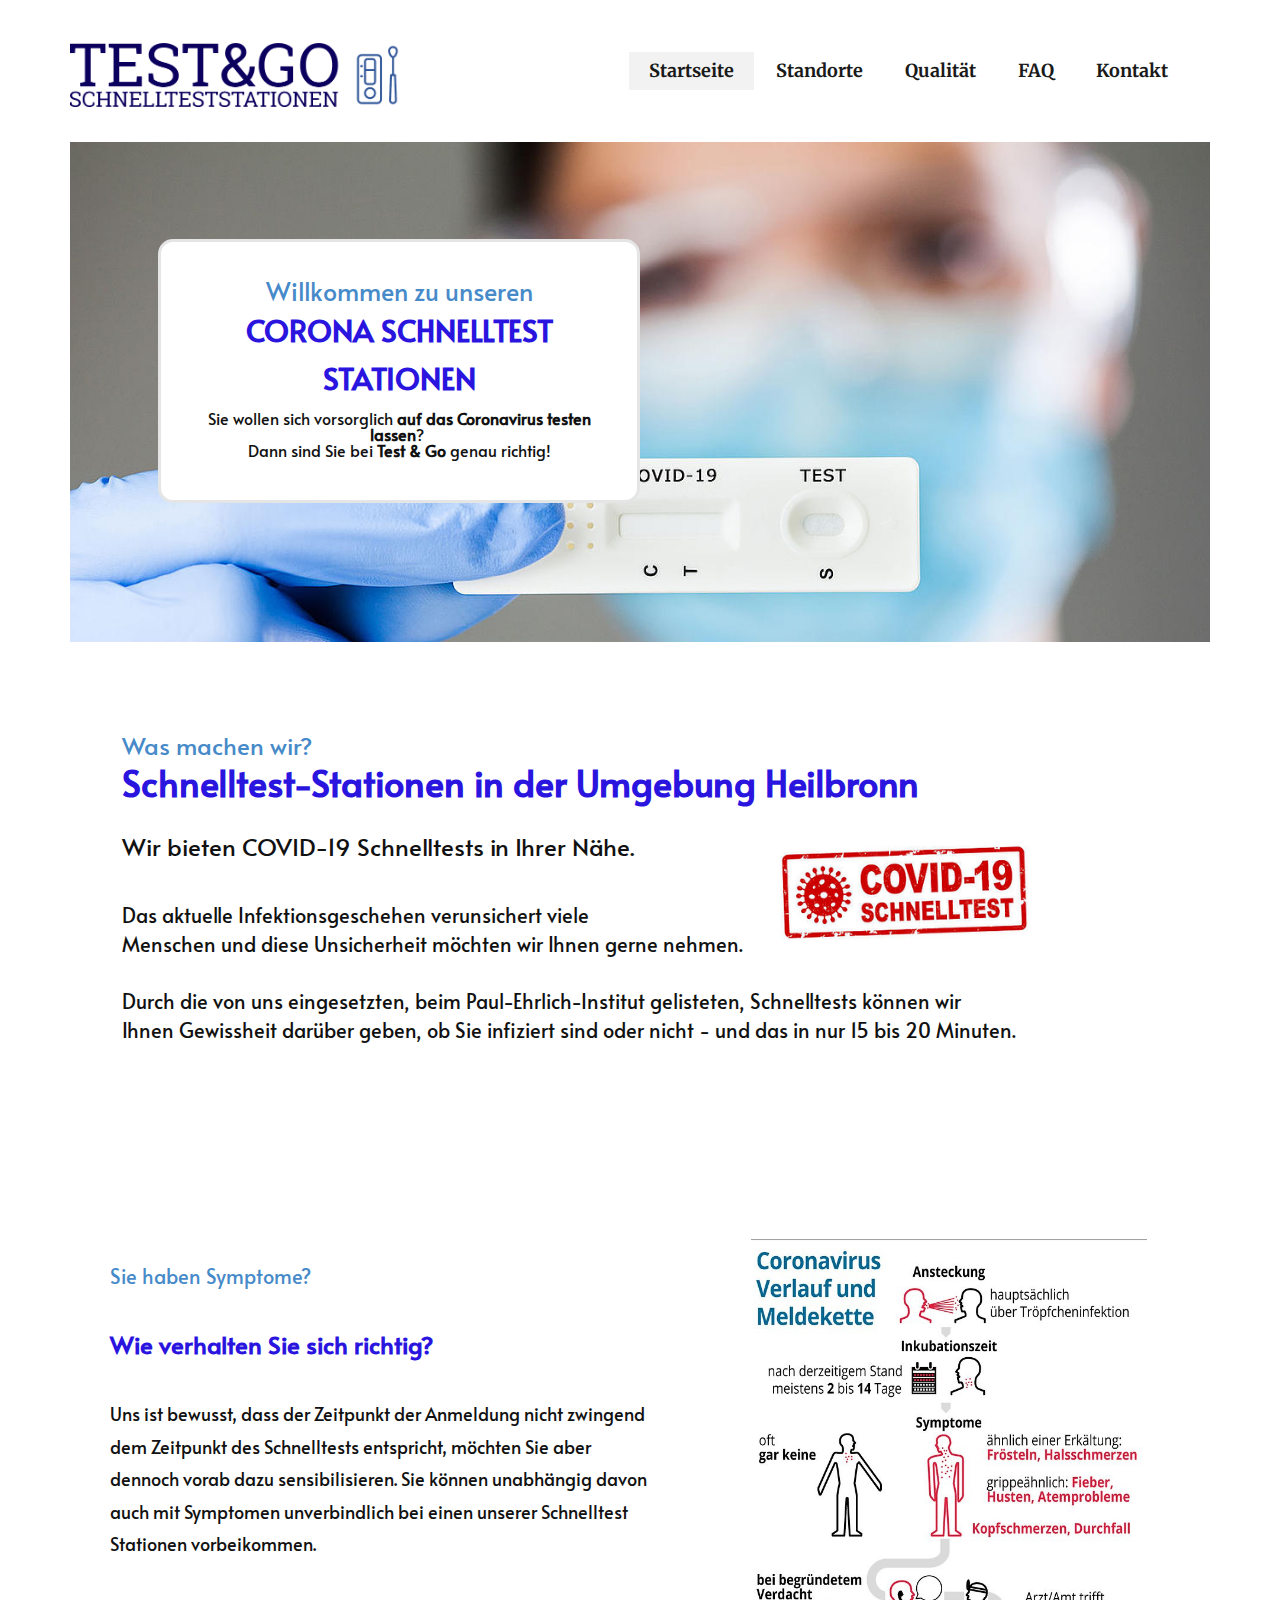
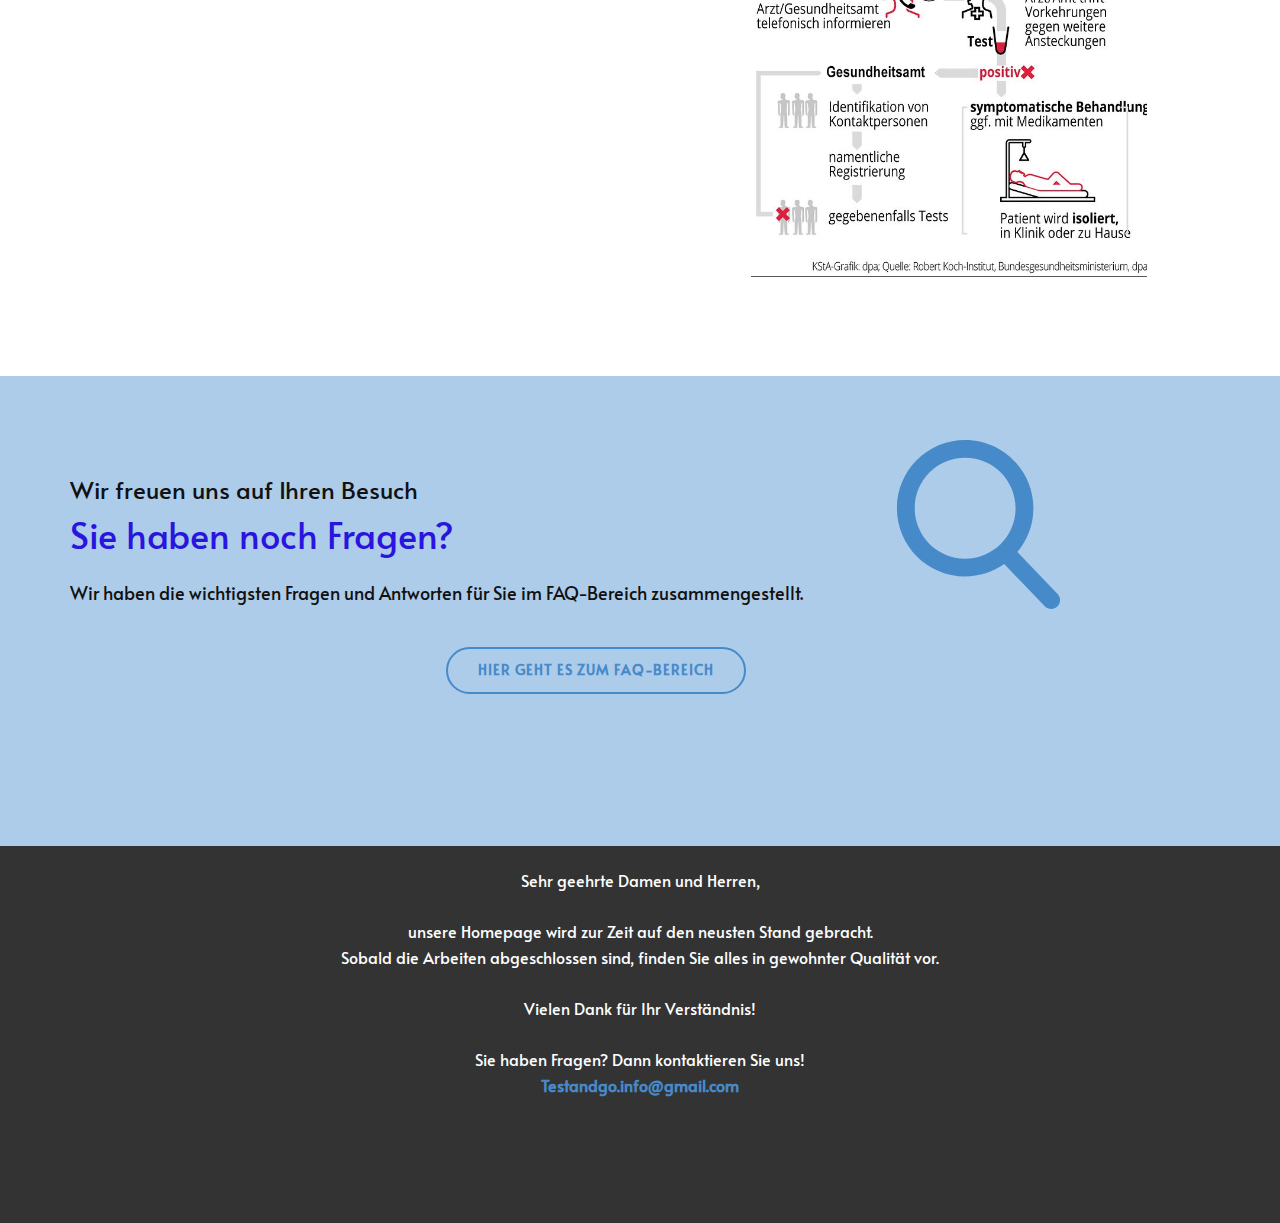
<file: testandgo/index.html>
<!DOCTYPE html>
<html style="font-size: 16px;" lang="de-DE">
  <head>
    <meta name="viewport" content="width=device-width, initial-scale=1.0">
    <meta charset="utf-8">
    <meta name="keywords" content="Wir freuen uns auf Ihren BesuchSie haben noch Fragen?​Wir haben die wichtigsten Fragen und Antworten für Sie im FAQ-Bereich zusammengestellt.">
    <meta name="description" content="">
    <meta name="page_type" content="np-template-header-footer-from-plugin">
    <title>Startseite</title>
    <link rel="stylesheet" href="nicepage.css" media="screen">
<link rel="stylesheet" href="Startseite.css" media="screen">
    <script class="u-script" type="text/javascript" src="jquery.js" defer=""></script>
    <script class="u-script" type="text/javascript" src="nicepage.js" defer=""></script>
    <meta name="generator" content="Nicepage 4.2.6, nicepage.com">
    <link id="u-theme-google-font" rel="stylesheet" href="https://fonts.googleapis.com/css?family=Roboto:100,100i,300,300i,400,400i,500,500i,700,700i,900,900i|Open+Sans:300,300i,400,400i,600,600i,700,700i,800,800i">
    <link id="u-page-google-font" rel="stylesheet" href="https://fonts.googleapis.com/css?family=Merriweather:300,300i,400,400i,700,700i,900,900i|Alata:400">
    
    
    
    
    <script type="application/ld+json">{
		"@context": "http://schema.org",
		"@type": "Organization",
		"name": "testandgo",
		"logo": "images/logo_large1.png"
}</script>
    <meta name="theme-color" content="#478ac9">
    <meta property="og:title" content="Startseite">
    <meta property="og:description" content="">
    <meta property="og:type" content="website">
  </head>
  <body data-home-page="Startseite.html" data-home-page-title="Startseite" class="u-body"><header class="u-clearfix u-header u-header" id="sec-aacd"><div class="u-clearfix u-sheet u-sheet-1">
        <a href="https://nicepage.com" class="u-image u-logo u-image-1" data-image-width="1500" data-image-height="282">
          <img src="images/logo_large1.png" class="u-logo-image u-logo-image-1">
        </a>
        <nav class="u-menu u-menu-dropdown u-offcanvas u-menu-1">
          <div class="menu-collapse u-custom-font u-font-merriweather" style="font-size: 1.125rem; letter-spacing: 0px; font-weight: 700;">
            <a class="u-button-style u-custom-active-border-color u-custom-active-color u-custom-border u-custom-border-color u-custom-borders u-custom-hover-border-color u-custom-hover-color u-custom-left-right-menu-spacing u-custom-padding-bottom u-custom-text-active-color u-custom-text-color u-custom-text-hover-color u-custom-top-bottom-menu-spacing u-nav-link u-text-active-palette-1-base u-text-hover-palette-2-base" href="#">
              <svg viewBox="0 0 24 24"><use xmlns:xlink="http://www.w3.org/1999/xlink" xlink:href="#menu-hamburger"></use></svg>
              <svg version="1.1" xmlns="http://www.w3.org/2000/svg" xmlns:xlink="http://www.w3.org/1999/xlink"><defs><symbol id="menu-hamburger" viewBox="0 0 16 16" style="width: 16px; height: 16px;"><rect y="1" width="16" height="2"></rect><rect y="7" width="16" height="2"></rect><rect y="13" width="16" height="2"></rect>
</symbol>
</defs></svg>
            </a>
          </div>
          <div class="u-custom-menu u-nav-container">
            <ul class="u-custom-font u-font-merriweather u-nav u-spacing-2 u-unstyled u-nav-1"><li class="u-nav-item"><a class="u-active-grey-5 u-border-active-palette-1-base u-border-hover-palette-1-light-1 u-button-style u-hover-grey-10 u-nav-link u-text-active-grey-90 u-text-grey-90 u-text-hover-grey-90" href="/Startseite.html" style="padding: 10px 20px;">Startseite</a>
</li><li class="u-nav-item"><a class="u-active-grey-5 u-border-active-palette-1-base u-border-hover-palette-1-light-1 u-button-style u-hover-grey-10 u-nav-link u-text-active-grey-90 u-text-grey-90 u-text-hover-grey-90" href="/Standorte.html" style="padding: 10px 20px;">Standorte</a>
</li><li class="u-nav-item"><a class="u-active-grey-5 u-border-active-palette-1-base u-border-hover-palette-1-light-1 u-button-style u-hover-grey-10 u-nav-link u-text-active-grey-90 u-text-grey-90 u-text-hover-grey-90" href="/Qualität.html" style="padding: 10px 20px;">Qualität</a>
</li><li class="u-nav-item"><a class="u-active-grey-5 u-border-active-palette-1-base u-border-hover-palette-1-light-1 u-button-style u-hover-grey-10 u-nav-link u-text-active-grey-90 u-text-grey-90 u-text-hover-grey-90" href="/FAQ.html" target="_blank" style="padding: 10px 20px;">FAQ</a>
</li><li class="u-nav-item"><a class="u-active-grey-5 u-border-active-palette-1-base u-border-hover-palette-1-light-1 u-button-style u-hover-grey-10 u-nav-link u-text-active-grey-90 u-text-grey-90 u-text-hover-grey-90" href="/Kontakt.html" style="padding: 10px 20px;">Kontakt</a>
</li></ul>
          </div>
          <div class="u-custom-menu u-nav-container-collapse">
            <div class="u-black u-container-style u-inner-container-layout u-opacity u-opacity-95 u-sidenav">
              <div class="u-inner-container-layout u-sidenav-overflow">
                <div class="u-menu-close"></div>
                <ul class="u-align-center u-nav u-popupmenu-items u-unstyled u-nav-2"><li class="u-nav-item"><a class="u-button-style u-nav-link" href="/Startseite.html" style="padding: 10px 20px;">Startseite</a>
</li><li class="u-nav-item"><a class="u-button-style u-nav-link" href="/Standorte.html" style="padding: 10px 20px;">Standorte</a>
</li><li class="u-nav-item"><a class="u-button-style u-nav-link" href="/Qualität.html" style="padding: 10px 20px;">Qualität</a>
</li><li class="u-nav-item"><a class="u-button-style u-nav-link" href="/FAQ.html" target="_blank" style="padding: 10px 20px;">FAQ</a>
</li><li class="u-nav-item"><a class="u-button-style u-nav-link" href="/Kontakt.html" style="padding: 10px 20px;">Kontakt</a>
</li></ul>
              </div>
            </div>
            <div class="u-black u-menu-overlay u-opacity u-opacity-70"></div>
          </div>
        </nav>
      </div></header>
    <section class="u-clearfix u-section-1" id="sec-a97d">
      <div class="u-clearfix u-image u-sheet u-image-1" data-image-width="1600" data-image-height="583">
        <div class="u-align-center u-border-3 u-border-grey-10 u-container-style u-group u-radius-15 u-shape-round u-white u-group-1">
          <div class="u-container-layout u-container-layout-1">
            <h4 class="u-custom-font u-text u-text-default u-text-1">Willkommen zu unseren</h4>
            <p class="u-custom-font u-text u-text-custom-color-1 u-text-default u-text-2">CORONA SCHNELLTEST<br>STATIONEN
            </p>
            <p class="u-custom-font u-text u-text-3">Sie wollen sich vorsorglich <span style="font-weight: 700;">auf das Coronavirus testen lassen</span>?&nbsp;<br>Dann sind Sie bei <span style="font-weight: 700;">Test &amp; Go</span> genau richtig!
            </p>
          </div>
        </div>
      </div>
    </section>
    <section class="u-clearfix u-section-2" id="sec-0f4e">
      <div class="u-clearfix u-sheet u-sheet-1">
        <div class="u-container-style u-group u-shape-rectangle u-white u-group-1">
          <div class="u-container-layout u-container-layout-1">
            <p class="u-custom-font u-text u-text-default u-text-1">
              <span style="font-size: 1.5rem;">
                <span class="u-text-palette-1-base">Was machen wir?</span>
                <br>
                <span class="u-text-custom-color-1" style="font-weight: 700; font-size: 2.25rem;">Schnelltest-Stationen in der Umgebung Heilbronn</span>
                <br>
                <br>
                <span style="font-size: 1.25rem;">
                  <span style="font-size: 1.5rem;">Wir bieten COVID-19 Schnelltests in Ihrer Nähe.</span>
                  <br>
                </span>
              </span>
              <br>
              <br>
              <span style="font-size: 1.5rem;">
                <span style="font-size: 1.25rem;">Das aktuelle Infektionsgeschehen verunsichert viele&nbsp;<br>Menschen und diese Unsicherheit möchten wir Ihnen gerne nehmen.<br>
                  <br>Durch die&nbsp;von uns eingesetzten, beim Paul-Ehrlich-Institut gelisteten, Schnelltests&nbsp;können wir Ihnen&nbsp;Gewissheit darüber geben, ob Sie infiziert sind oder nicht - und das in nur 15 bis 20 Minuten.
                </span>
                <span style="font-size: 1.25rem;"></span>
              </span>
              <br>
            </p>
            <img class="u-image u-image-default u-image-1" src="images/corona.png" alt="" data-image-width="300" data-image-height="117">
          </div>
        </div>
        <div class="u-clearfix u-layout-wrap u-layout-wrap-1">
          <div class="u-layout">
            <div class="u-layout-row">
              <div class="u-container-style u-layout-cell u-size-31 u-layout-cell-1">
                <div class="u-container-layout u-container-layout-2">
                  <p class="u-custom-font u-text u-text-2">
                    <span class="u-text-palette-1-base">
                      <span style="font-size: 1.25rem;">Sie haben Symptome?</span>
                      <br>
                    </span>
                    <br>
                    <span class="u-text-custom-color-1" style="font-size: 1.25rem;">
                      <span style="font-weight: 700; font-size: 1.5rem;">Wie verhalten Sie sich richtig?</span>
                      <br>
                    </span>
                    <span style="font-size: 1.125rem;">
                      <br>Uns ist bewusst, dass der Zeitpunkt der Anmeldung nicht zwingend dem Zeitpunkt des Schnelltests entspricht, möchten Sie aber dennoch vorab dazu sensibilisieren. Sie können unabhängig davon auch mit Symptomen unverbindlich bei einen unserer Schnelltest Stationen vorbeikommen.
                    </span>
                    <br>
                  </p>
                </div>
              </div>
              <div class="u-container-style u-layout-cell u-size-29 u-layout-cell-2">
                <div class="u-container-layout u-valign-top u-container-layout-3">
                  <img class="u-image u-image-default u-image-2" src="images/corona-grafik-neu.jpg" alt="" data-image-width="693" data-image-height="1080">
                </div>
              </div>
            </div>
          </div>
        </div>
      </div>
    </section>
    <section class="u-align-center u-clearfix u-palette-1-light-2 u-section-3" src="" id="sec-6fef">
      <div class="u-align-center u-clearfix u-sheet u-sheet-1"><span class="u-icon u-icon-circle u-text-palette-1-base u-icon-1"><svg class="u-svg-link" preserveAspectRatio="xMidYMin slice" viewBox="0 0 56.966 56.966" style=""><use xmlns:xlink="http://www.w3.org/1999/xlink" xlink:href="#svg-1b10"></use></svg><svg class="u-svg-content" viewBox="0 0 56.966 56.966" x="0px" y="0px" id="svg-1b10" style="enable-background:new 0 0 56.966 56.966;"><path d="M55.146,51.887L41.588,37.786c3.486-4.144,5.396-9.358,5.396-14.786c0-12.682-10.318-23-23-23s-23,10.318-23,23
	s10.318,23,23,23c4.761,0,9.298-1.436,13.177-4.162l13.661,14.208c0.571,0.593,1.339,0.92,2.162,0.92
	c0.779,0,1.518-0.297,2.079-0.837C56.255,54.982,56.293,53.08,55.146,51.887z M23.984,6c9.374,0,17,7.626,17,17s-7.626,17-17,17
	s-17-7.626-17-17S14.61,6,23.984,6z"></path></svg></span>
        <h2 class="u-align-left u-custom-font u-text u-text-default u-text-1">
          <span style="font-size: 1.5rem;">Wir freuen uns auf Ihren Besuch</span>
          <br>
          <span class="u-text-custom-color-1">Sie haben noch Fragen?</span>
          <br>
          <span style="font-size: 1.25rem;"></span>
          <span style="font-size: 1.125rem;">Wir haben die wichtigsten Fragen und Antworten für Sie im FAQ-Bereich zusammengestellt.</span>&nbsp;
        </h2>
        <a href="/FAQ.html" data-page-id="633609214" class="u-border-2 u-border-hover-palette-1-base u-border-palette-1-base u-btn u-btn-round u-button-style u-custom-font u-hover-palette-1-base u-none u-radius-50 u-btn-1">Hier geht es zum FAQ-Bereich</a>
      </div>
    </section>
    
    
    <footer class="u-align-center u-clearfix u-footer u-grey-80 u-footer" id="sec-eef0"><div class="u-align-left u-clearfix u-sheet u-sheet-1">
        <p class="u-align-center u-custom-font u-text u-text-default u-text-1"> Sehr geehrte Damen und Herren, <br>
          <br>unsere Homepage wird zur Zeit auf den neusten Stand gebracht.<br>Sobald die Arbeiten abgeschlossen sind, finden Sie alles in gewohnter Qualität vor.<br>
          <br>Vielen Dank für Ihr Verständnis! <br>
          <br>Sie haben Fragen? Dann kontaktieren Sie uns!<br>
          <span style="font-weight: 700;">
            <a href="mailto:Testandgo.info@gmail.com" class="u-active-none u-border-none u-btn u-button-link u-button-style u-hover-none u-none u-text-palette-1-base u-btn-1" target="_blank">Testandgo.info@gmail.com</a>
          </span>
        </p>
      </div></footer><span style="height: 64px; width: 64px; margin-left: 0px; margin-right: auto; margin-top: 0px; background-image: none; right: 20px; bottom: 20px" class="u-back-to-top u-icon u-icon-circle u-opacity u-opacity-85 u-palette-1-base u-spacing-15" data-href="#">
        <svg class="u-svg-link" preserveAspectRatio="xMidYMin slice" viewBox="0 0 551.13 551.13"><use xmlns:xlink="http://www.w3.org/1999/xlink" xlink:href="#svg-1d98"></use></svg>
        <svg class="u-svg-content" enable-background="new 0 0 551.13 551.13" viewBox="0 0 551.13 551.13" xmlns="http://www.w3.org/2000/svg" id="svg-1d98" data-color="rgb(255, 255, 255)"><path d="m275.565 189.451 223.897 223.897h51.668l-275.565-275.565-275.565 275.565h51.668z"></path></svg>
    </span>
  </body>
</html>
</file>
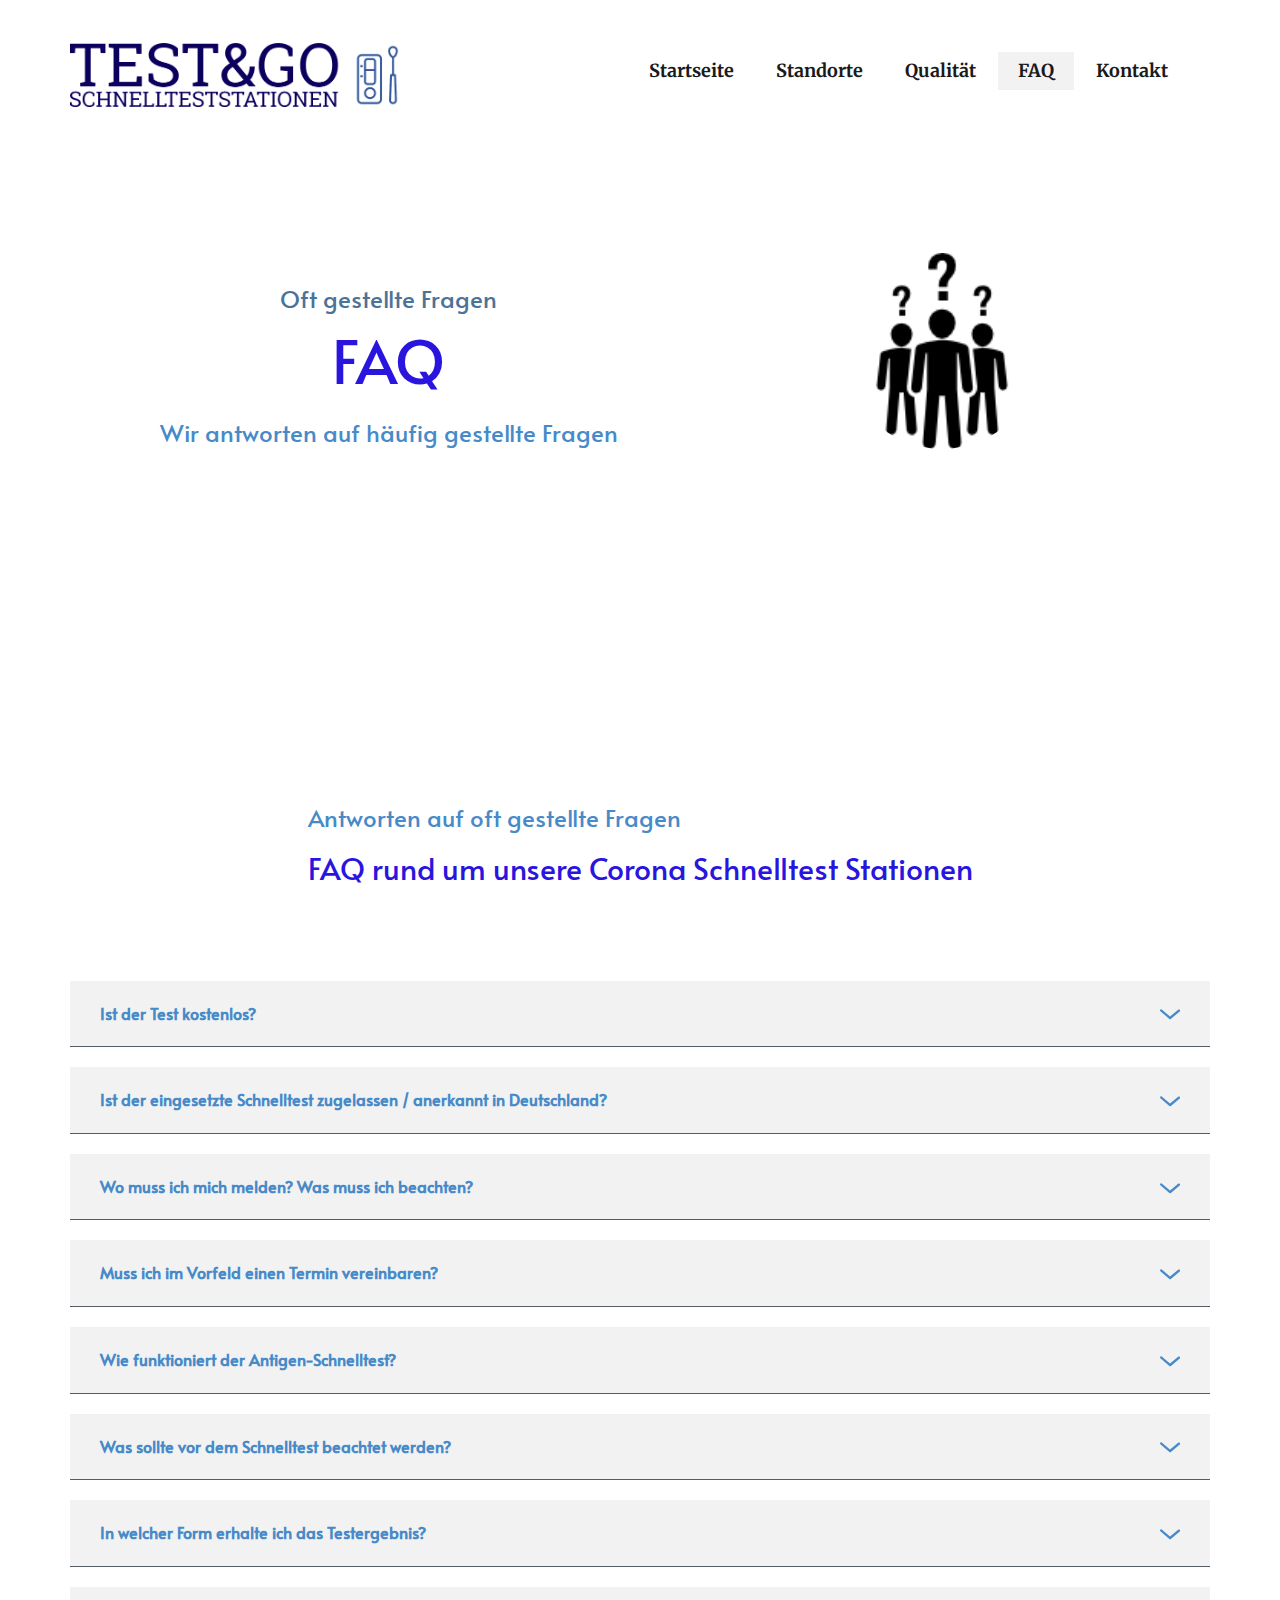
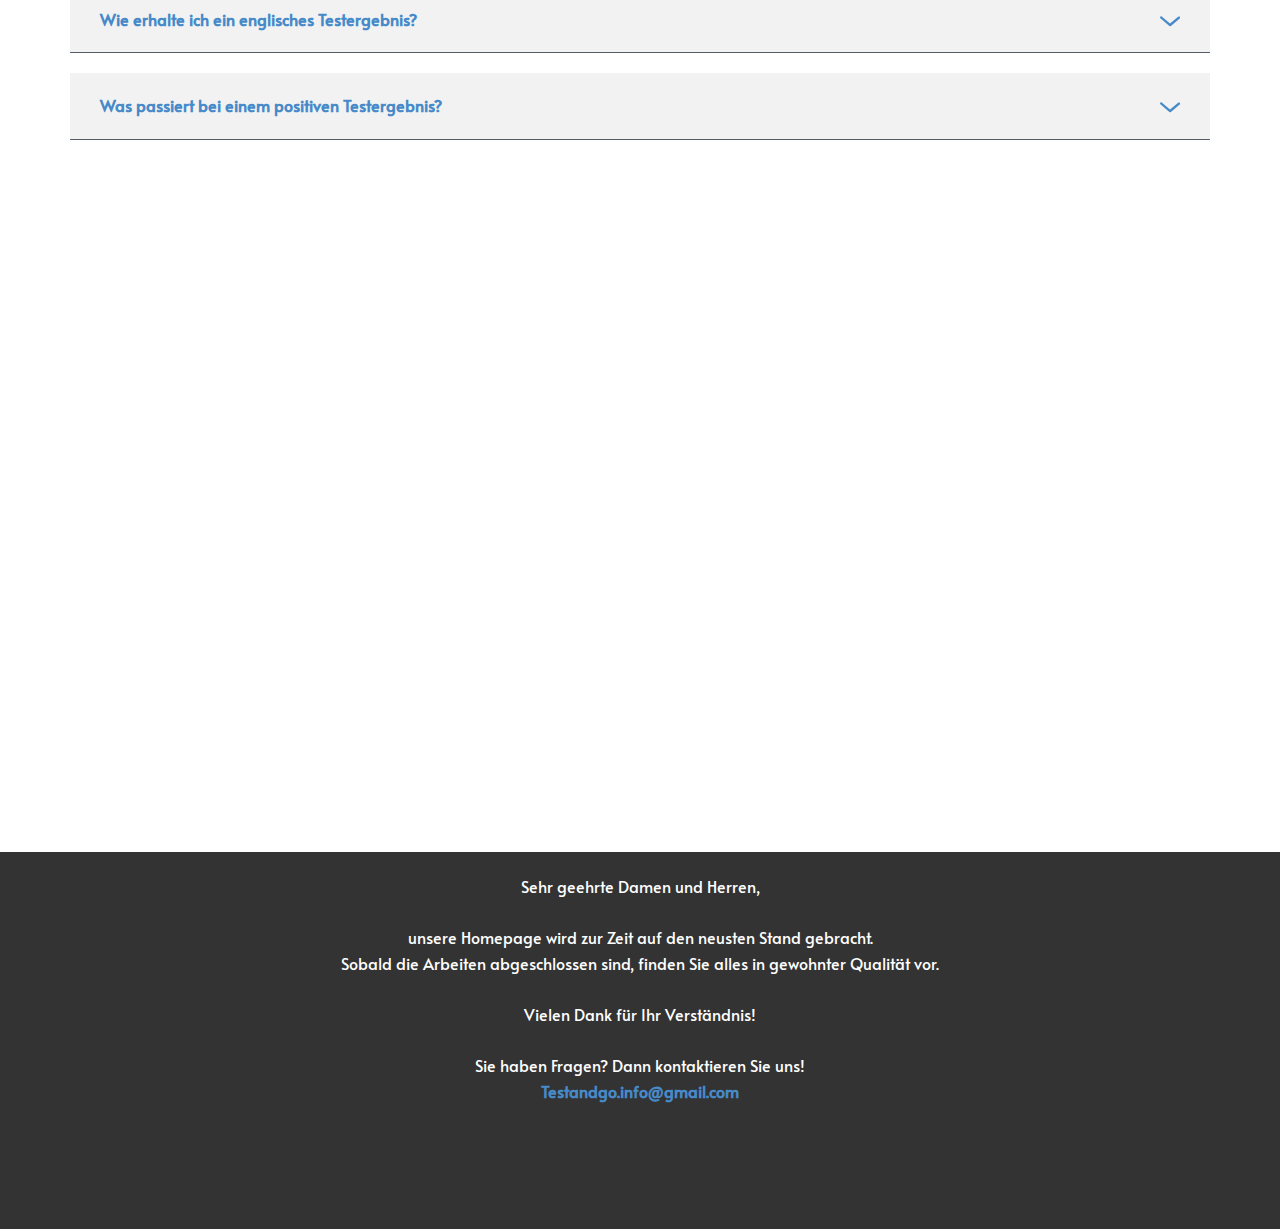
<file: testandgo/FAQ.html>
<!DOCTYPE html>
<html style="font-size: 16px;" lang="de-DE">
  <head>
    <meta name="viewport" content="width=device-width, initial-scale=1.0">
    <meta charset="utf-8">
    <meta name="keywords" content="INTUITIVE">
    <meta name="description" content="">
    <meta name="page_type" content="np-template-header-footer-from-plugin">
    <title>FAQ</title>
    <link rel="stylesheet" href="nicepage.css" media="screen">
<link rel="stylesheet" href="FAQ.css" media="screen">
    <script class="u-script" type="text/javascript" src="jquery.js" defer=""></script>
    <script class="u-script" type="text/javascript" src="nicepage.js" defer=""></script>
    <meta name="generator" content="Nicepage 4.2.6, nicepage.com">
    <link id="u-theme-google-font" rel="stylesheet" href="https://fonts.googleapis.com/css?family=Roboto:100,100i,300,300i,400,400i,500,500i,700,700i,900,900i|Open+Sans:300,300i,400,400i,600,600i,700,700i,800,800i">
    <link id="u-page-google-font" rel="stylesheet" href="https://fonts.googleapis.com/css?family=Merriweather:300,300i,400,400i,700,700i,900,900i|Alata:400">
    
    
    
    <script type="application/ld+json">{
		"@context": "http://schema.org",
		"@type": "Organization",
		"name": "testandgo",
		"logo": "images/logo_large1.png"
}</script>
    <meta name="theme-color" content="#478ac9">
    <meta property="og:title" content="FAQ">
    <meta property="og:description" content="">
    <meta property="og:type" content="website">
  </head>
  <body class="u-body"><header class="u-clearfix u-header u-header" id="sec-aacd"><div class="u-clearfix u-sheet u-sheet-1">
        <a href="https://nicepage.com" class="u-image u-logo u-image-1" data-image-width="1500" data-image-height="282">
          <img src="images/logo_large1.png" class="u-logo-image u-logo-image-1">
        </a>
        <nav class="u-menu u-menu-dropdown u-offcanvas u-menu-1">
          <div class="menu-collapse u-custom-font u-font-merriweather" style="font-size: 1.125rem; letter-spacing: 0px; font-weight: 700;">
            <a class="u-button-style u-custom-active-border-color u-custom-active-color u-custom-border u-custom-border-color u-custom-borders u-custom-hover-border-color u-custom-hover-color u-custom-left-right-menu-spacing u-custom-padding-bottom u-custom-text-active-color u-custom-text-color u-custom-text-hover-color u-custom-top-bottom-menu-spacing u-nav-link u-text-active-palette-1-base u-text-hover-palette-2-base" href="#">
              <svg viewBox="0 0 24 24"><use xmlns:xlink="http://www.w3.org/1999/xlink" xlink:href="#menu-hamburger"></use></svg>
              <svg version="1.1" xmlns="http://www.w3.org/2000/svg" xmlns:xlink="http://www.w3.org/1999/xlink"><defs><symbol id="menu-hamburger" viewBox="0 0 16 16" style="width: 16px; height: 16px;"><rect y="1" width="16" height="2"></rect><rect y="7" width="16" height="2"></rect><rect y="13" width="16" height="2"></rect>
</symbol>
</defs></svg>
            </a>
          </div>
          <div class="u-custom-menu u-nav-container">
            <ul class="u-custom-font u-font-merriweather u-nav u-spacing-2 u-unstyled u-nav-1"><li class="u-nav-item"><a class="u-active-grey-5 u-border-active-palette-1-base u-border-hover-palette-1-light-1 u-button-style u-hover-grey-10 u-nav-link u-text-active-grey-90 u-text-grey-90 u-text-hover-grey-90" href="/Startseite.html" style="padding: 10px 20px;">Startseite</a>
</li><li class="u-nav-item"><a class="u-active-grey-5 u-border-active-palette-1-base u-border-hover-palette-1-light-1 u-button-style u-hover-grey-10 u-nav-link u-text-active-grey-90 u-text-grey-90 u-text-hover-grey-90" href="/Standorte.html" style="padding: 10px 20px;">Standorte</a>
</li><li class="u-nav-item"><a class="u-active-grey-5 u-border-active-palette-1-base u-border-hover-palette-1-light-1 u-button-style u-hover-grey-10 u-nav-link u-text-active-grey-90 u-text-grey-90 u-text-hover-grey-90" href="/Qualität.html" style="padding: 10px 20px;">Qualität</a>
</li><li class="u-nav-item"><a class="u-active-grey-5 u-border-active-palette-1-base u-border-hover-palette-1-light-1 u-button-style u-hover-grey-10 u-nav-link u-text-active-grey-90 u-text-grey-90 u-text-hover-grey-90" href="/FAQ.html" target="_blank" style="padding: 10px 20px;">FAQ</a>
</li><li class="u-nav-item"><a class="u-active-grey-5 u-border-active-palette-1-base u-border-hover-palette-1-light-1 u-button-style u-hover-grey-10 u-nav-link u-text-active-grey-90 u-text-grey-90 u-text-hover-grey-90" href="/Kontakt.html" style="padding: 10px 20px;">Kontakt</a>
</li></ul>
          </div>
          <div class="u-custom-menu u-nav-container-collapse">
            <div class="u-black u-container-style u-inner-container-layout u-opacity u-opacity-95 u-sidenav">
              <div class="u-inner-container-layout u-sidenav-overflow">
                <div class="u-menu-close"></div>
                <ul class="u-align-center u-nav u-popupmenu-items u-unstyled u-nav-2"><li class="u-nav-item"><a class="u-button-style u-nav-link" href="/Startseite.html" style="padding: 10px 20px;">Startseite</a>
</li><li class="u-nav-item"><a class="u-button-style u-nav-link" href="/Standorte.html" style="padding: 10px 20px;">Standorte</a>
</li><li class="u-nav-item"><a class="u-button-style u-nav-link" href="/Qualität.html" style="padding: 10px 20px;">Qualität</a>
</li><li class="u-nav-item"><a class="u-button-style u-nav-link" href="/FAQ.html" target="_blank" style="padding: 10px 20px;">FAQ</a>
</li><li class="u-nav-item"><a class="u-button-style u-nav-link" href="/Kontakt.html" style="padding: 10px 20px;">Kontakt</a>
</li></ul>
              </div>
            </div>
            <div class="u-black u-menu-overlay u-opacity u-opacity-70"></div>
          </div>
        </nav>
      </div></header>
    <section class="u-align-center u-clearfix u-white u-section-1" src="" id="sec-3c82">
      <div class="u-align-center u-clearfix u-sheet u-sheet-1">
        <div class="u-align-left u-border-3 u-border-white u-container-style u-group u-radius-15 u-shape-round u-white u-group-1">
          <div class="u-container-layout u-container-layout-1">
            <h2 class="u-align-center u-custom-font u-text u-text-palette-1-dark-1 u-text-1">
              <span style="font-size: 1.5rem;">Oft gestellte Fragen</span>
              <br>
              <span class="u-text-custom-color-1" style="font-size: 3.75rem;">FAQ</span>
              <br>
              <span style="font-size: 1.5rem;" class="u-text-palette-1-base">Wir antworten auf häufig gestellte Fragen</span>
            </h2>
          </div>
        </div><span class="u-file-icon u-icon u-icon-circle u-icon-1"><img src="images/30657.png" alt=""></span>
      </div>
    </section>
    <section class="u-align-center u-clearfix u-section-2" id="carousel_06c9">
      <div class="u-clearfix u-sheet u-sheet-1">
        <h1 class="u-align-center u-custom-font u-text u-text-default u-text-1">
          <span class="u-text-palette-1-base" style="font-size: 1.5rem;">Antworten auf oft gestellte Fragen</span>
          <br>
          <span style="font-size: 1.875rem;" class="u-text-custom-color-1">FAQ rund um unsere Corona Schnelltest Stationen</span>
        </h1>
        <div class="u-accordion u-collapsed-by-default u-expanded-width u-faq u-spacing-20 u-accordion-1">
          <div class="u-accordion-item">
            <a class="u-accordion-link u-active-grey-5 u-border-1 u-border-active-palette-5-dark-2 u-border-hover-palette-5-dark-2 u-border-no-left u-border-no-right u-border-no-top u-border-palette-5-dark-2 u-button-style u-custom-font u-grey-5 u-text-palette-1-base u-accordion-link-1" id="link-accordion-6327" aria-controls="accordion-6327" aria-selected="false">
              <span class="u-accordion-link-text"> Ist der Test kostenlos?</span><span class="u-accordion-link-icon u-icon u-icon-circle u-text-palette-1-base u-icon-1"><svg class="u-svg-link" preserveAspectRatio="xMidYMin slice" viewBox="0 0 16 16" style=""><use xmlns:xlink="http://www.w3.org/1999/xlink" xlink:href="#svg-2c6d"></use></svg><svg class="u-svg-content" viewBox="0 0 16 16" x="0px" y="0px" id="svg-2c6d" style=""><path d="M8,10.7L1.6,5.3c-0.4-0.4-1-0.4-1.3,0c-0.4,0.4-0.4,0.9,0,1.3l7.2,6.1c0.1,0.1,0.4,0.2,0.6,0.2s0.4-0.1,0.6-0.2l7.1-6
	c0.4-0.4,0.4-0.9,0-1.3c-0.4-0.4-1-0.4-1.3,0L8,10.7z"></path></svg></span>
            </a>
            <div class="u-accordion-pane u-container-style u-accordion-pane-1" id="accordion-6327" aria-labelledby="link-accordion-6327">
              <div class="u-container-layout u-container-layout-1">
                <div class="fr-view u-clearfix u-rich-text u-text">
                  <p>Der Test ist kostenlos. Jede Bürgerin und jeder Bürger hat laut aktueller Corona Testverordnung mindestens einmal pro Woche Anspruch auf einen Antigen-Schnelltest.</p>
                </div>
              </div>
            </div>
          </div>
          <div class="u-accordion-item">
            <a class="u-accordion-link u-active-grey-5 u-border-1 u-border-active-palette-5-dark-2 u-border-hover-palette-5-dark-2 u-border-no-left u-border-no-right u-border-no-top u-border-palette-5-dark-2 u-button-style u-custom-font u-grey-5 u-text-palette-1-base u-accordion-link-2" id="link-accordion-4aab" aria-controls="accordion-4aab" aria-selected="false">
              <span class="u-accordion-link-text"> Ist der eingesetzte Schnelltest zugelassen / anerkannt in Deutschland?</span><span class="u-accordion-link-icon u-icon u-icon-circle u-text-palette-1-base u-icon-2"><svg class="u-svg-link" preserveAspectRatio="xMidYMin slice" viewBox="0 0 16 16" style=""><use xmlns:xlink="http://www.w3.org/1999/xlink" xlink:href="#svg-937a"></use></svg><svg class="u-svg-content" viewBox="0 0 16 16" x="0px" y="0px" id="svg-937a" style=""><path d="M8,10.7L1.6,5.3c-0.4-0.4-1-0.4-1.3,0c-0.4,0.4-0.4,0.9,0,1.3l7.2,6.1c0.1,0.1,0.4,0.2,0.6,0.2s0.4-0.1,0.6-0.2l7.1-6
	c0.4-0.4,0.4-0.9,0-1.3c-0.4-0.4-1-0.4-1.3,0L8,10.7z"></path></svg></span>
            </a>
            <div class="u-accordion-pane u-container-style u-accordion-pane-2" id="accordion-4aab" aria-labelledby="link-accordion-4aab">
              <div class="u-container-layout u-container-layout-2">
                <div class="fr-view u-clearfix u-rich-text u-text">
                  <p>Unsere Schnelltests sind offiziell anerkannt. Wir nutzen ausschließlich in der BfArM gelistete Tests (Antigen-Tests zur professionellen Anwendung) mit entsprechender CE-Kennzeichnung. (Testqualität)</p>
                </div>
              </div>
            </div>
          </div>
          <div class="u-accordion-item">
            <a class="u-accordion-link u-active-grey-5 u-border-1 u-border-active-palette-5-dark-2 u-border-hover-palette-5-dark-2 u-border-no-left u-border-no-right u-border-no-top u-border-palette-5-dark-2 u-button-style u-custom-font u-grey-5 u-text-palette-1-base u-accordion-link-3" id="link-accordion-eb1f" aria-controls="accordion-eb1f" aria-selected="false">
              <span class="u-accordion-link-text"> Wo muss ich mich melden? Was muss ich beachten?</span><span class="u-accordion-link-icon u-icon u-icon-circle u-text-palette-1-base u-icon-3"><svg class="u-svg-link" preserveAspectRatio="xMidYMin slice" viewBox="0 0 16 16" style=""><use xmlns:xlink="http://www.w3.org/1999/xlink" xlink:href="#svg-4086"></use></svg><svg class="u-svg-content" viewBox="0 0 16 16" x="0px" y="0px" id="svg-4086" style=""><path d="M8,10.7L1.6,5.3c-0.4-0.4-1-0.4-1.3,0c-0.4,0.4-0.4,0.9,0,1.3l7.2,6.1c0.1,0.1,0.4,0.2,0.6,0.2s0.4-0.1,0.6-0.2l7.1-6
	c0.4-0.4,0.4-0.9,0-1.3c-0.4-0.4-1-0.4-1.3,0L8,10.7z"></path></svg></span>
            </a>
            <div class="u-accordion-pane u-container-style u-accordion-pane-3" id="accordion-eb1f" aria-labelledby="link-accordion-eb1f">
              <div class="u-container-layout u-container-layout-3">
                <div class="fr-view u-clearfix u-rich-text u-text">
                  <p>Melden Sie sich direkt bei unserem Mitarbeiter am Check In. Bitte beachten Sie, dass eine Testung nur durchgeführt wird, wenn Sie sich mittels Lichtbildausweis (Personalausweis oder Reisepass) ausweisen können. Achten Sie bitte auch auf die AHA-Regeln vor Ort (Abstand halten- Hygiene beachten- Alltag mit Maske). </p>
                </div>
              </div>
            </div>
          </div>
          <div class="u-accordion-item u-expanded-width">
            <a class="u-accordion-link u-active-grey-5 u-border-1 u-border-active-palette-5-dark-2 u-border-hover-palette-5-dark-2 u-border-no-left u-border-no-right u-border-no-top u-border-palette-5-dark-2 u-button-style u-custom-font u-grey-5 u-text-palette-1-base u-accordion-link-4" id="link-accordion-eb1f" aria-controls="accordion-eb1f" aria-selected="false">
              <span class="u-accordion-link-text"> Muss ich im Vorfeld einen Termin vereinbaren?</span><span class="u-accordion-link-icon u-icon u-icon-circle u-text-palette-1-base u-icon-4"><svg class="u-svg-link" preserveAspectRatio="xMidYMin slice" viewBox="0 0 16 16" style=""><use xmlns:xlink="http://www.w3.org/1999/xlink" xlink:href="#svg-df61"></use></svg><svg class="u-svg-content" viewBox="0 0 16 16" x="0px" y="0px" id="svg-df61" style=""><path d="M8,10.7L1.6,5.3c-0.4-0.4-1-0.4-1.3,0c-0.4,0.4-0.4,0.9,0,1.3l7.2,6.1c0.1,0.1,0.4,0.2,0.6,0.2s0.4-0.1,0.6-0.2l7.1-6
	c0.4-0.4,0.4-0.9,0-1.3c-0.4-0.4-1-0.4-1.3,0L8,10.7z"></path></svg></span>
            </a>
            <div class="u-accordion-pane u-container-style u-accordion-pane-4" id="accordion-eb1f" aria-labelledby="link-accordion-eb1f">
              <div class="u-container-layout u-container-layout-4">
                <div class="fr-view u-clearfix u-rich-text u-text">
                  <p>Bisher ist es aufgrund der örtlichen Gegebenheiten und Kapazitäten nicht notwendig einen Termin zu vereinbaren. </p>
                </div>
              </div>
            </div>
          </div>
          <div class="u-accordion-item">
            <a class="u-accordion-link u-active-grey-5 u-border-1 u-border-active-palette-5-dark-2 u-border-hover-palette-5-dark-2 u-border-no-left u-border-no-right u-border-no-top u-border-palette-5-dark-2 u-button-style u-custom-font u-grey-5 u-text-palette-1-base u-accordion-link-5" id="link-6291" aria-controls="6291" aria-selected="false">
              <span class="u-accordion-link-text"> Wie funktioniert der Antigen-Schnelltest?</span><span class="u-accordion-link-icon u-icon u-icon-circle u-text-palette-1-base u-icon-5"><svg class="u-svg-link" preserveAspectRatio="xMidYMin slice" viewBox="0 0 16 16" style=""><use xmlns:xlink="http://www.w3.org/1999/xlink" xlink:href="#svg-ea86"></use></svg><svg class="u-svg-content" viewBox="0 0 16 16" x="0px" y="0px" id="svg-ea86"><path d="M8,10.7L1.6,5.3c-0.4-0.4-1-0.4-1.3,0c-0.4,0.4-0.4,0.9,0,1.3l7.2,6.1c0.1,0.1,0.4,0.2,0.6,0.2s0.4-0.1,0.6-0.2l7.1-6
	c0.4-0.4,0.4-0.9,0-1.3c-0.4-0.4-1-0.4-1.3,0L8,10.7z"></path></svg></span>
            </a>
            <div class="u-accordion-pane u-container-style u-accordion-pane-5" id="6291" aria-labelledby="link-6291">
              <div class="u-container-layout u-container-layout-5">
                <div class="fr-view u-clearfix u-rich-text u-text">
                  <p>Es wird ein Nasenabstrich vorgenommen. Für Kinder bieten wir evaluierte Spucktests an. Der Schnelltest prüft anschließend, ob die Probe spezifische Proteine des SARS-CoV-2 enthält und weist so nach, ob eine Infektion mit dem Corona Virus vorliegt. Nach 15 bis 20 Minuten Wartezeit liegt das Ergebnis vor. </p>
                </div>
              </div>
            </div>
          </div>
          <div class="u-accordion-item">
            <a class="u-accordion-link u-active-grey-5 u-border-1 u-border-active-palette-5-dark-2 u-border-hover-palette-5-dark-2 u-border-no-left u-border-no-right u-border-no-top u-border-palette-5-dark-2 u-button-style u-custom-font u-grey-5 u-text-palette-1-base u-accordion-link-6" id="link-969c" aria-controls="969c" aria-selected="false">
              <span class="u-accordion-link-text"> Was sollte vor dem Schnelltest beachtet werden?</span><span class="u-accordion-link-icon u-icon u-icon-circle u-text-palette-1-base u-icon-6"><svg class="u-svg-link" preserveAspectRatio="xMidYMin slice" viewBox="0 0 16 16" style=""><use xmlns:xlink="http://www.w3.org/1999/xlink" xlink:href="#svg-1cef"></use></svg><svg class="u-svg-content" viewBox="0 0 16 16" x="0px" y="0px" id="svg-1cef"><path d="M8,10.7L1.6,5.3c-0.4-0.4-1-0.4-1.3,0c-0.4,0.4-0.4,0.9,0,1.3l7.2,6.1c0.1,0.1,0.4,0.2,0.6,0.2s0.4-0.1,0.6-0.2l7.1-6
	c0.4-0.4,0.4-0.9,0-1.3c-0.4-0.4-1-0.4-1.3,0L8,10.7z"></path></svg></span>
            </a>
            <div class="u-accordion-pane u-container-style u-accordion-pane-6" id="969c" aria-labelledby="link-969c">
              <div class="u-container-layout u-container-layout-6">
                <div class="fr-view u-clearfix u-rich-text u-text">
                  <p>Vor allem bei Spucktests ist es wichtig, ca. eine halbe Stunde zuvor nichts zu essen und zu trinken. Bitte beachten Sie auch, dass nur asymptomatische Personen getestet werden können. Wenn Sie Symptome haben, sollten Sie sich daher an Ihren Hausarzt oder eine Fieberambulanz in Ihrer Nähe wenden. </p>
                </div>
              </div>
            </div>
          </div>
          <div class="u-accordion-item">
            <a class="u-accordion-link u-active-grey-5 u-border-1 u-border-active-palette-5-dark-2 u-border-hover-palette-5-dark-2 u-border-no-left u-border-no-right u-border-no-top u-border-palette-5-dark-2 u-button-style u-custom-font u-grey-5 u-text-palette-1-base u-accordion-link-7" id="link-8a9a" aria-controls="8a9a" aria-selected="false">
              <span class="u-accordion-link-text"> In welcher Form erhalte ich das Testergebnis?</span><span class="u-accordion-link-icon u-icon u-icon-circle u-text-palette-1-base u-icon-7"><svg class="u-svg-link" preserveAspectRatio="xMidYMin slice" viewBox="0 0 16 16" style=""><use xmlns:xlink="http://www.w3.org/1999/xlink" xlink:href="#svg-756d"></use></svg><svg class="u-svg-content" viewBox="0 0 16 16" x="0px" y="0px" id="svg-756d"><path d="M8,10.7L1.6,5.3c-0.4-0.4-1-0.4-1.3,0c-0.4,0.4-0.4,0.9,0,1.3l7.2,6.1c0.1,0.1,0.4,0.2,0.6,0.2s0.4-0.1,0.6-0.2l7.1-6
	c0.4-0.4,0.4-0.9,0-1.3c-0.4-0.4-1-0.4-1.3,0L8,10.7z"></path></svg></span>
            </a>
            <div class="u-accordion-pane u-container-style u-accordion-pane-7" id="8a9a" aria-labelledby="link-8a9a">
              <div class="u-container-layout u-container-layout-7">
                <div class="fr-view u-clearfix u-rich-text u-text">
                  <p>Sie können selbst entscheiden, ob Sie Ihr Ergebnis digital oder in Papierform erhalten möchten. Digital erhalten Sie Ihr Testergebnis per Corona-Warn-App. An manchen Standorten bieten wir eine zusätzliche Übermittlung per Mail mit QR-Code an. </p>
                </div>
              </div>
            </div>
          </div>
          <div class="u-accordion-item">
            <a class="u-accordion-link u-active-grey-5 u-border-1 u-border-active-palette-5-dark-2 u-border-hover-palette-5-dark-2 u-border-no-left u-border-no-right u-border-no-top u-border-palette-5-dark-2 u-button-style u-custom-font u-grey-5 u-text-palette-1-base u-accordion-link-8" id="link-995e" aria-controls="995e" aria-selected="false">
              <span class="u-accordion-link-text"> Wie erhalte ich ein englisches Testergebnis?</span><span class="u-accordion-link-icon u-icon u-icon-circle u-text-palette-1-base u-icon-8"><svg class="u-svg-link" preserveAspectRatio="xMidYMin slice" viewBox="0 0 16 16" style=""><use xmlns:xlink="http://www.w3.org/1999/xlink" xlink:href="#svg-da6e"></use></svg><svg class="u-svg-content" viewBox="0 0 16 16" x="0px" y="0px" id="svg-da6e"><path d="M8,10.7L1.6,5.3c-0.4-0.4-1-0.4-1.3,0c-0.4,0.4-0.4,0.9,0,1.3l7.2,6.1c0.1,0.1,0.4,0.2,0.6,0.2s0.4-0.1,0.6-0.2l7.1-6
	c0.4-0.4,0.4-0.9,0-1.3c-0.4-0.4-1-0.4-1.3,0L8,10.7z"></path></svg></span>
            </a>
            <div class="u-accordion-pane u-container-style u-accordion-pane-8" id="995e" aria-labelledby="link-995e">
              <div class="u-container-layout u-container-layout-8">
                <div class="fr-view u-clearfix u-rich-text u-text">
                  <p>Wenn Sie die Corona-Warn App nutzen kann Ihnen bei Bedarf ein offizielles COVID-Testzertifikat der EU ausgestellt werden. Bitte teilen Sie dies, unseren Mitarbeitern beim Check IN mit. An Standorten, bei denen wir die zusätzliche Übermittlung per Mail anbieten, bekommen Sie auch ein englisches Testzertifikat. </p>
                </div>
              </div>
            </div>
          </div>
          <div class="u-accordion-item">
            <a class="u-accordion-link u-active-grey-5 u-border-1 u-border-active-palette-5-dark-2 u-border-hover-palette-5-dark-2 u-border-no-left u-border-no-right u-border-no-top u-border-palette-5-dark-2 u-button-style u-custom-font u-grey-5 u-text-palette-1-base u-accordion-link-9" id="link-9572" aria-controls="9572" aria-selected="false">
              <span class="u-accordion-link-text"> Was passiert bei einem positiven Testergebnis?</span><span class="u-accordion-link-icon u-icon u-icon-circle u-text-palette-1-base u-icon-9"><svg class="u-svg-link" preserveAspectRatio="xMidYMin slice" viewBox="0 0 16 16" style=""><use xmlns:xlink="http://www.w3.org/1999/xlink" xlink:href="#svg-8ced"></use></svg><svg class="u-svg-content" viewBox="0 0 16 16" x="0px" y="0px" id="svg-8ced"><path d="M8,10.7L1.6,5.3c-0.4-0.4-1-0.4-1.3,0c-0.4,0.4-0.4,0.9,0,1.3l7.2,6.1c0.1,0.1,0.4,0.2,0.6,0.2s0.4-0.1,0.6-0.2l7.1-6
	c0.4-0.4,0.4-0.9,0-1.3c-0.4-0.4-1-0.4-1.3,0L8,10.7z"></path></svg></span>
            </a>
            <div class="u-accordion-pane u-container-style u-accordion-pane-9" id="9572" aria-labelledby="link-9572">
              <div class="u-container-layout u-container-layout-9">
                <div class="fr-view u-clearfix u-rich-text u-text">
                  <p id="isPasted">Wenn Sie ein positives Schnelltestergebnis erhalten haben, sind Sie gesetzlich verpflichtet, sich unverzüglich in häusliche Quarantäne zu begeben. Dies gilt auch für geimpfte und genesene Personen. COVID-19 ist eine meldepflichtige Krankheit. Daher wird das Auftreten von COVID-19 unverzüglich unter Angabe aller erforderlichen persönlichen Daten der infizierten Person, insbesondere auch den telefonischen Kontaktdaten, dem zuständigen Gesundheitsamt zu melden.</p>
                  <p>
                    <br>
                  </p>
                  <p>Informationen zur Vorgehensweise bei einem positiven Schnelltest finden Sie auch auf der Seite des Sozialministeriums Baden Württemberg.&nbsp;</p>
                  <p>
                    <a class="u-active-none u-border-none u-btn u-button-style u-hover-none u-none u-text-palette-1-base u-btn-1" href="https://sozialministerium.baden-wuerttemberg.de/de/gesundheit-pflege/gesundheitsschutz/infektionsschutz-hygiene/informationen-zu-coronavirus/testen/" rel="noopener noreferrer" target="_blank">
                      <span style="text-decoration: underline;">https://sozialministerium.baden-wuerttemberg.de/de/gesundheit-pflege/gesundheitsschutz/infektionsschutz-hygiene/informationen-zu-coronavirus/testen/</span>
                    </a>
                  </p>
                </div>
              </div>
            </div>
          </div>
        </div>
      </div>
    </section>
    
    
    <footer class="u-align-center u-clearfix u-footer u-grey-80 u-footer" id="sec-eef0"><div class="u-align-left u-clearfix u-sheet u-sheet-1">
        <p class="u-align-center u-custom-font u-text u-text-default u-text-1"> Sehr geehrte Damen und Herren, <br>
          <br>unsere Homepage wird zur Zeit auf den neusten Stand gebracht.<br>Sobald die Arbeiten abgeschlossen sind, finden Sie alles in gewohnter Qualität vor.<br>
          <br>Vielen Dank für Ihr Verständnis! <br>
          <br>Sie haben Fragen? Dann kontaktieren Sie uns!<br>
          <span style="font-weight: 700;">
            <a href="mailto:Testandgo.info@gmail.com" class="u-active-none u-border-none u-btn u-button-link u-button-style u-hover-none u-none u-text-palette-1-base u-btn-1" target="_blank">Testandgo.info@gmail.com</a>
          </span>
        </p>
      </div></footer><span style="height: 64px; width: 64px; margin-left: 0px; margin-right: auto; margin-top: 0px; background-image: none; right: 20px; bottom: 20px" class="u-back-to-top u-icon u-icon-circle u-opacity u-opacity-85 u-palette-1-base u-spacing-15" data-href="#">
        <svg class="u-svg-link" preserveAspectRatio="xMidYMin slice" viewBox="0 0 551.13 551.13"><use xmlns:xlink="http://www.w3.org/1999/xlink" xlink:href="#svg-1d98"></use></svg>
        <svg class="u-svg-content" enable-background="new 0 0 551.13 551.13" viewBox="0 0 551.13 551.13" xmlns="http://www.w3.org/2000/svg" id="svg-1d98" data-color="rgb(255, 255, 255)"><path d="m275.565 189.451 223.897 223.897h51.668l-275.565-275.565-275.565 275.565h51.668z"></path></svg>
    </span>
  </body>
</html>
</file>
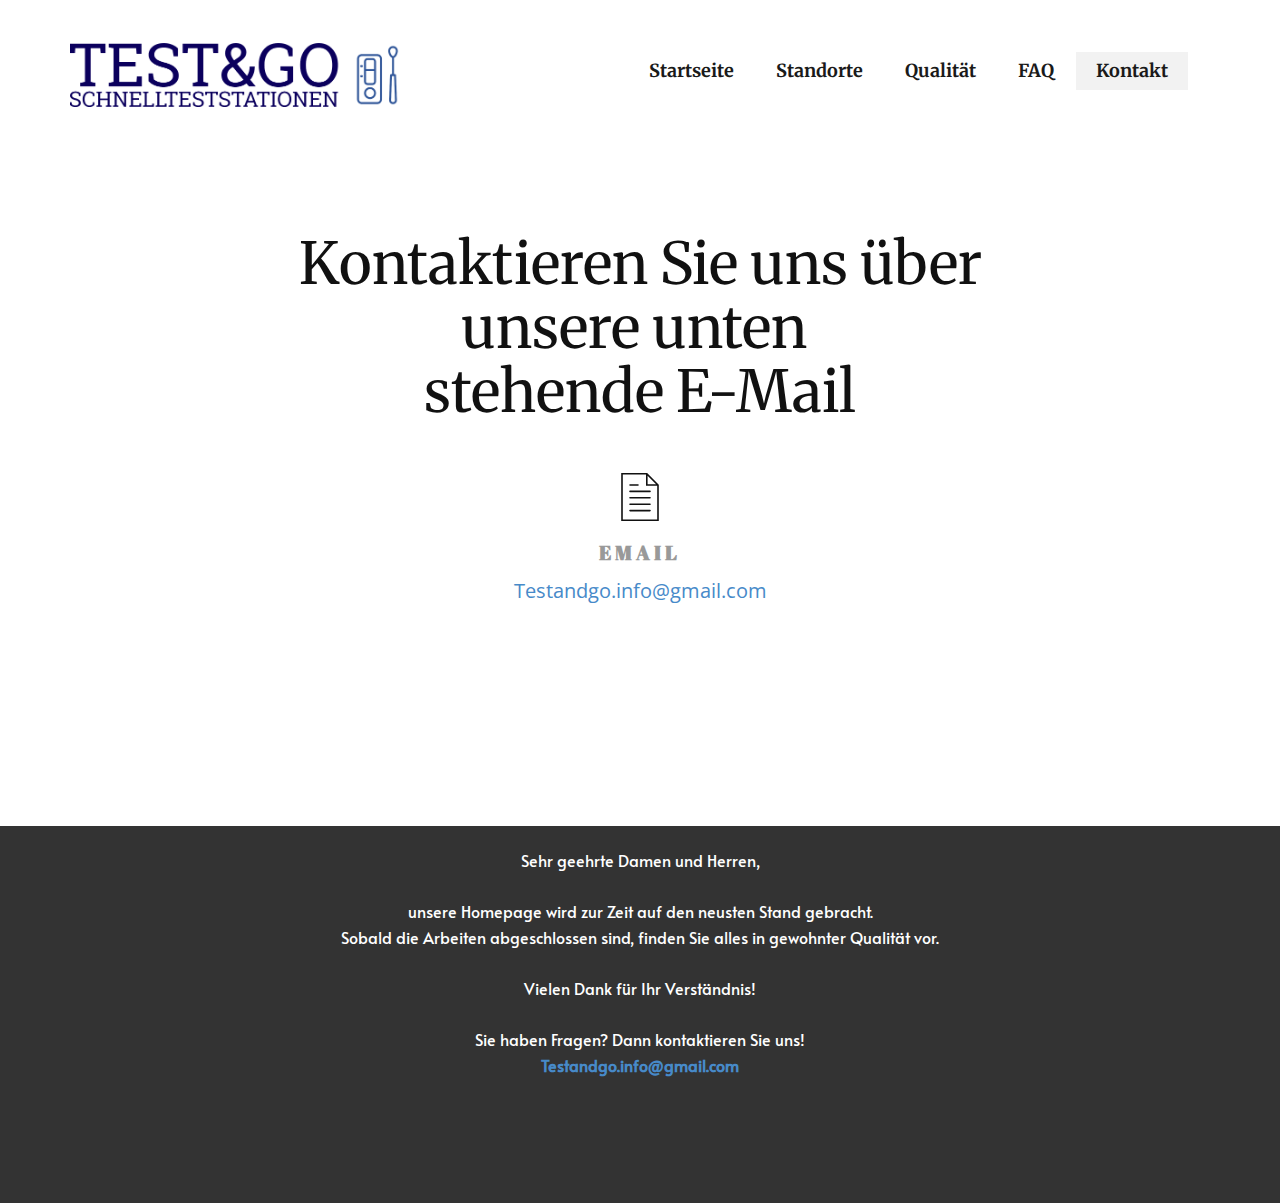
<file: testandgo/Kontakt.html>
<!DOCTYPE html>
<html style="font-size: 16px;" lang="de-DE">
  <head>
    <meta name="viewport" content="width=device-width, initial-scale=1.0">
    <meta charset="utf-8">
    <meta name="keywords" content="Kontaktieren Sie uns über unsere unten&nbsp;stehende E-Mail">
    <meta name="description" content="">
    <meta name="page_type" content="np-template-header-footer-from-plugin">
    <title>Kontakt</title>
    <link rel="stylesheet" href="nicepage.css" media="screen">
<link rel="stylesheet" href="Kontakt.css" media="screen">
    <script class="u-script" type="text/javascript" src="jquery.js" defer=""></script>
    <script class="u-script" type="text/javascript" src="nicepage.js" defer=""></script>
    <meta name="generator" content="Nicepage 4.2.6, nicepage.com">
    <link id="u-theme-google-font" rel="stylesheet" href="https://fonts.googleapis.com/css?family=Roboto:100,100i,300,300i,400,400i,500,500i,700,700i,900,900i|Open+Sans:300,300i,400,400i,600,600i,700,700i,800,800i">
    <link id="u-page-google-font" rel="stylesheet" href="https://fonts.googleapis.com/css?family=Merriweather:300,300i,400,400i,700,700i,900,900i|Abril+Fatface:400|Alata:400">
    
    
    <script type="application/ld+json">{
		"@context": "http://schema.org",
		"@type": "Organization",
		"name": "testandgo",
		"logo": "images/logo_large1.png"
}</script>
    <meta name="theme-color" content="#478ac9">
    <meta property="og:title" content="Kontakt">
    <meta property="og:description" content="">
    <meta property="og:type" content="website">
  </head>
  <body class="u-body"><header class="u-clearfix u-header u-header" id="sec-aacd"><div class="u-clearfix u-sheet u-sheet-1">
        <a href="https://nicepage.com" class="u-image u-logo u-image-1" data-image-width="1500" data-image-height="282">
          <img src="images/logo_large1.png" class="u-logo-image u-logo-image-1">
        </a>
        <nav class="u-menu u-menu-dropdown u-offcanvas u-menu-1">
          <div class="menu-collapse u-custom-font u-font-merriweather" style="font-size: 1.125rem; letter-spacing: 0px; font-weight: 700;">
            <a class="u-button-style u-custom-active-border-color u-custom-active-color u-custom-border u-custom-border-color u-custom-borders u-custom-hover-border-color u-custom-hover-color u-custom-left-right-menu-spacing u-custom-padding-bottom u-custom-text-active-color u-custom-text-color u-custom-text-hover-color u-custom-top-bottom-menu-spacing u-nav-link u-text-active-palette-1-base u-text-hover-palette-2-base" href="#">
              <svg viewBox="0 0 24 24"><use xmlns:xlink="http://www.w3.org/1999/xlink" xlink:href="#menu-hamburger"></use></svg>
              <svg version="1.1" xmlns="http://www.w3.org/2000/svg" xmlns:xlink="http://www.w3.org/1999/xlink"><defs><symbol id="menu-hamburger" viewBox="0 0 16 16" style="width: 16px; height: 16px;"><rect y="1" width="16" height="2"></rect><rect y="7" width="16" height="2"></rect><rect y="13" width="16" height="2"></rect>
</symbol>
</defs></svg>
            </a>
          </div>
          <div class="u-custom-menu u-nav-container">
            <ul class="u-custom-font u-font-merriweather u-nav u-spacing-2 u-unstyled u-nav-1"><li class="u-nav-item"><a class="u-active-grey-5 u-border-active-palette-1-base u-border-hover-palette-1-light-1 u-button-style u-hover-grey-10 u-nav-link u-text-active-grey-90 u-text-grey-90 u-text-hover-grey-90" href="/Startseite.html" style="padding: 10px 20px;">Startseite</a>
</li><li class="u-nav-item"><a class="u-active-grey-5 u-border-active-palette-1-base u-border-hover-palette-1-light-1 u-button-style u-hover-grey-10 u-nav-link u-text-active-grey-90 u-text-grey-90 u-text-hover-grey-90" href="/Standorte.html" style="padding: 10px 20px;">Standorte</a>
</li><li class="u-nav-item"><a class="u-active-grey-5 u-border-active-palette-1-base u-border-hover-palette-1-light-1 u-button-style u-hover-grey-10 u-nav-link u-text-active-grey-90 u-text-grey-90 u-text-hover-grey-90" href="/Qualität.html" style="padding: 10px 20px;">Qualität</a>
</li><li class="u-nav-item"><a class="u-active-grey-5 u-border-active-palette-1-base u-border-hover-palette-1-light-1 u-button-style u-hover-grey-10 u-nav-link u-text-active-grey-90 u-text-grey-90 u-text-hover-grey-90" href="/FAQ.html" target="_blank" style="padding: 10px 20px;">FAQ</a>
</li><li class="u-nav-item"><a class="u-active-grey-5 u-border-active-palette-1-base u-border-hover-palette-1-light-1 u-button-style u-hover-grey-10 u-nav-link u-text-active-grey-90 u-text-grey-90 u-text-hover-grey-90" href="/Kontakt.html" style="padding: 10px 20px;">Kontakt</a>
</li></ul>
          </div>
          <div class="u-custom-menu u-nav-container-collapse">
            <div class="u-black u-container-style u-inner-container-layout u-opacity u-opacity-95 u-sidenav">
              <div class="u-inner-container-layout u-sidenav-overflow">
                <div class="u-menu-close"></div>
                <ul class="u-align-center u-nav u-popupmenu-items u-unstyled u-nav-2"><li class="u-nav-item"><a class="u-button-style u-nav-link" href="/Startseite.html" style="padding: 10px 20px;">Startseite</a>
</li><li class="u-nav-item"><a class="u-button-style u-nav-link" href="/Standorte.html" style="padding: 10px 20px;">Standorte</a>
</li><li class="u-nav-item"><a class="u-button-style u-nav-link" href="/Qualität.html" style="padding: 10px 20px;">Qualität</a>
</li><li class="u-nav-item"><a class="u-button-style u-nav-link" href="/FAQ.html" target="_blank" style="padding: 10px 20px;">FAQ</a>
</li><li class="u-nav-item"><a class="u-button-style u-nav-link" href="/Kontakt.html" style="padding: 10px 20px;">Kontakt</a>
</li></ul>
              </div>
            </div>
            <div class="u-black u-menu-overlay u-opacity u-opacity-70"></div>
          </div>
        </nav>
      </div></header>
    <section class="u-align-center u-clearfix u-section-1" id="carousel_3f71">
      <div class="u-clearfix u-sheet u-sheet-1">
        <div class="u-clearfix u-layout-wrap u-layout-wrap-1">
          <div class="u-layout">
            <div class="u-layout-col">
              <div class="u-size-30">
                <div class="u-layout-row">
                  <div class="u-align-center u-container-style u-layout-cell u-left-cell u-right-cell u-size-60 u-layout-cell-1">
                    <div class="u-container-layout u-valign-top u-container-layout-1">
                      <h2 class="u-custom-font u-font-merriweather u-text u-text-1">Kontaktieren Sie uns über unsere unten&nbsp;<br>stehende E-Mail
                      </h2>
                    </div>
                  </div>
                </div>
              </div>
              <div class="u-size-30">
                <div class="u-layout-row">
                  <div class="u-align-center-lg u-align-center-md u-align-center-sm u-align-center-xs u-container-style u-layout-cell u-right-cell u-size-60 u-layout-cell-2">
                    <div class="u-container-layout u-container-layout-2"><span class="u-icon u-icon-circle u-icon-1"><svg class="u-svg-link" preserveAspectRatio="xMidYMin slice" viewBox="0 0 60 60" style=""><use xmlns:xlink="http://www.w3.org/1999/xlink" xlink:href="#svg-1f10"></use></svg><svg version="1.1" id="svg-1f10" xmlns="http://www.w3.org/2000/svg" xmlns:xlink="http://www.w3.org/1999/xlink" x="0px" y="0px" viewBox="0 0 60 60" style="enable-background:new 0 0 60 60;" xml:space="preserve" class="u-svg-content"><g><path d="M42.5,22h-25c-0.552,0-1,0.447-1,1s0.448,1,1,1h25c0.552,0,1-0.447,1-1S43.052,22,42.5,22z"></path><path d="M17.5,16h10c0.552,0,1-0.447,1-1s-0.448-1-1-1h-10c-0.552,0-1,0.447-1,1S16.948,16,17.5,16z"></path><path d="M42.5,30h-25c-0.552,0-1,0.447-1,1s0.448,1,1,1h25c0.552,0,1-0.447,1-1S43.052,30,42.5,30z"></path><path d="M42.5,38h-25c-0.552,0-1,0.447-1,1s0.448,1,1,1h25c0.552,0,1-0.447,1-1S43.052,38,42.5,38z"></path><path d="M42.5,46h-25c-0.552,0-1,0.447-1,1s0.448,1,1,1h25c0.552,0,1-0.447,1-1S43.052,46,42.5,46z"></path><path d="M38.914,0H6.5v60h47V14.586L38.914,0z M39.5,3.414L50.086,14H39.5V3.414z M8.5,58V2h29v14h14v42H8.5z"></path>
</g><g></g><g></g><g></g><g></g><g></g><g></g><g></g><g></g><g></g><g></g><g></g><g></g><g></g><g></g><g></g></svg></span>
                      <h5 class="u-align-center-xl u-custom-font u-text u-text-default u-text-grey-40 u-text-2">email</h5>
                      <p class="u-align-center-xl u-text u-text-default u-text-3">
                        <a class="u-active-none u-border-none u-btn u-button-link u-button-style u-hover-none u-none u-text-palette-1-base u-btn-1" href="mailto:Testandgo.info@gmail.com?subject=Hallo">Testandgo.info@gmail.com</a>
                      </p>
                    </div>
                  </div>
                </div>
              </div>
            </div>
          </div>
        </div>
      </div>
    </section>
    
    
    <footer class="u-align-center u-clearfix u-footer u-grey-80 u-footer" id="sec-eef0"><div class="u-align-left u-clearfix u-sheet u-sheet-1">
        <p class="u-align-center u-custom-font u-text u-text-default u-text-1"> Sehr geehrte Damen und Herren, <br>
          <br>unsere Homepage wird zur Zeit auf den neusten Stand gebracht.<br>Sobald die Arbeiten abgeschlossen sind, finden Sie alles in gewohnter Qualität vor.<br>
          <br>Vielen Dank für Ihr Verständnis! <br>
          <br>Sie haben Fragen? Dann kontaktieren Sie uns!<br>
          <span style="font-weight: 700;">
            <a href="mailto:Testandgo.info@gmail.com" class="u-active-none u-border-none u-btn u-button-link u-button-style u-hover-none u-none u-text-palette-1-base u-btn-1" target="_blank">Testandgo.info@gmail.com</a>
          </span>
        </p>
      </div></footer><span style="height: 64px; width: 64px; margin-left: 0px; margin-right: auto; margin-top: 0px; background-image: none; right: 20px; bottom: 20px" class="u-back-to-top u-icon u-icon-circle u-opacity u-opacity-85 u-palette-1-base u-spacing-15" data-href="#">
        <svg class="u-svg-link" preserveAspectRatio="xMidYMin slice" viewBox="0 0 551.13 551.13"><use xmlns:xlink="http://www.w3.org/1999/xlink" xlink:href="#svg-1d98"></use></svg>
        <svg class="u-svg-content" enable-background="new 0 0 551.13 551.13" viewBox="0 0 551.13 551.13" xmlns="http://www.w3.org/2000/svg" id="svg-1d98" data-color="rgb(255, 255, 255)"><path d="m275.565 189.451 223.897 223.897h51.668l-275.565-275.565-275.565 275.565h51.668z"></path></svg>
    </span>
  </body>
</html>
</file>
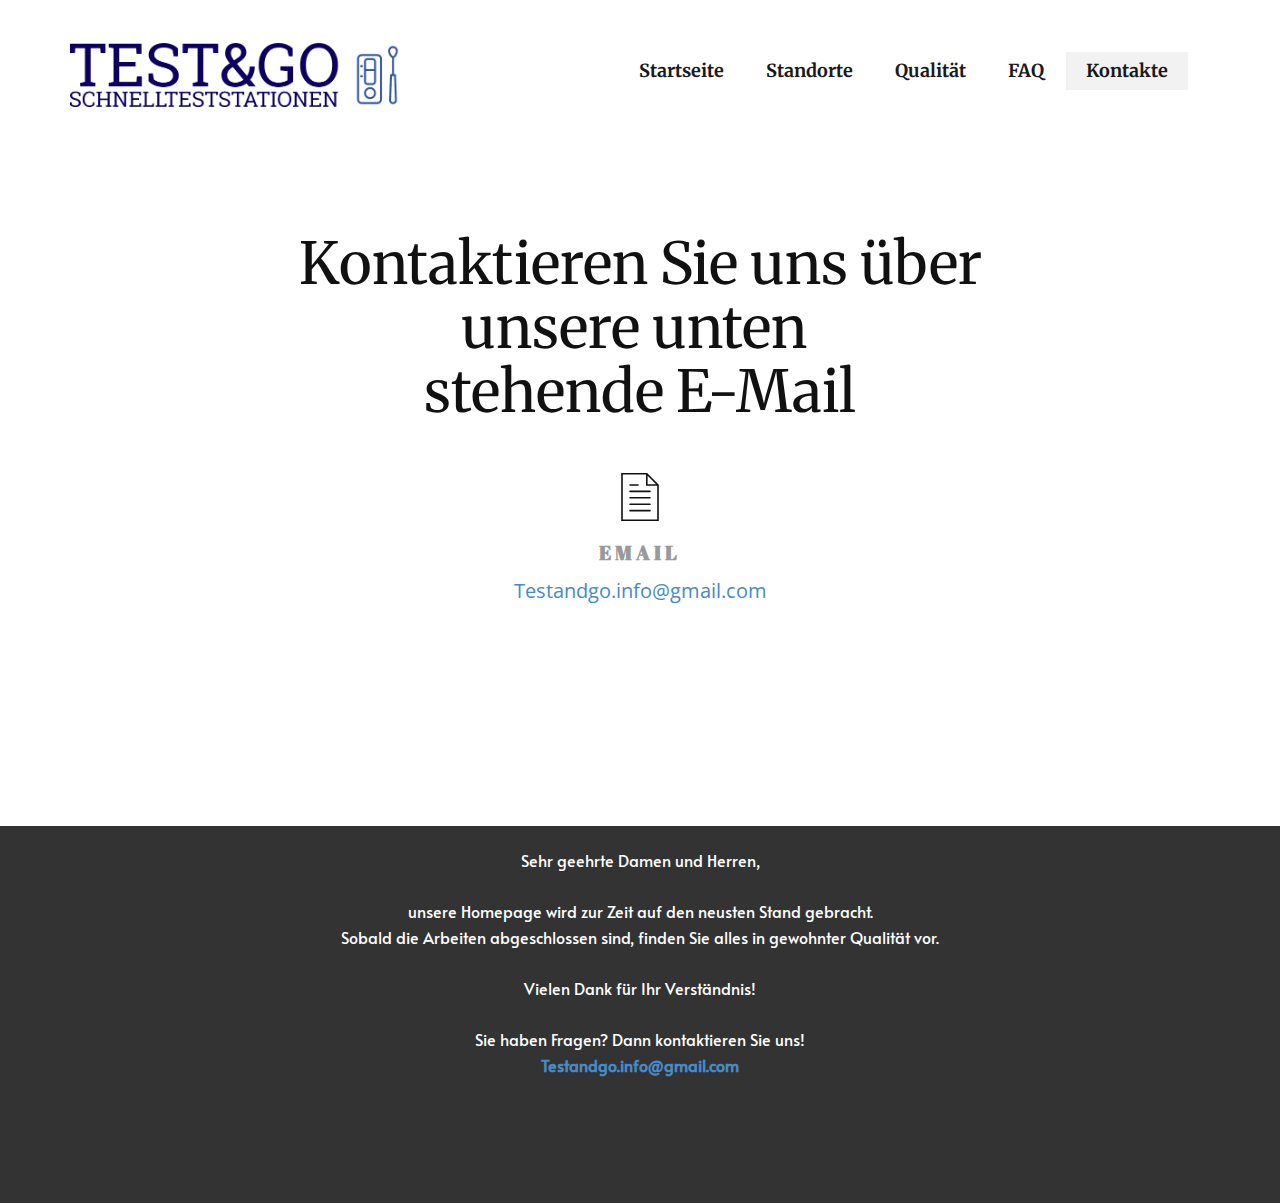
<file: testandgo/Kontakte.html>
<!DOCTYPE html>
<html style="font-size: 16px;" lang="de-DE">
  <head>
    <meta name="viewport" content="width=device-width, initial-scale=1.0">
    <meta charset="utf-8">
    <meta name="keywords" content="Kontaktieren Sie uns über unsere unten&nbsp;stehende E-Mail">
    <meta name="description" content="">
    <meta name="page_type" content="np-template-header-footer-from-plugin">
    <title>Kontakte</title>
    <link rel="stylesheet" href="nicepage.css" media="screen">
<link rel="stylesheet" href="Kontakte.css" media="screen">
    <script class="u-script" type="text/javascript" src="jquery.js" defer=""></script>
    <script class="u-script" type="text/javascript" src="nicepage.js" defer=""></script>
    <meta name="generator" content="Nicepage 4.2.6, nicepage.com">
    <link id="u-theme-google-font" rel="stylesheet" href="https://fonts.googleapis.com/css?family=Roboto:100,100i,300,300i,400,400i,500,500i,700,700i,900,900i|Open+Sans:300,300i,400,400i,600,600i,700,700i,800,800i">
    <link id="u-page-google-font" rel="stylesheet" href="https://fonts.googleapis.com/css?family=Merriweather:300,300i,400,400i,700,700i,900,900i|Abril+Fatface:400|Alata:400">
    
    
    <script type="application/ld+json">{
		"@context": "http://schema.org",
		"@type": "Organization",
		"name": "testandgo",
		"logo": "images/logo_large1.png"
}</script>
    <meta name="theme-color" content="#478ac9">
    <meta property="og:title" content="Kontakte">
    <meta property="og:description" content="">
    <meta property="og:type" content="website">
  </head>
  <body class="u-body"><header class="u-clearfix u-header u-header" id="sec-aacd"><div class="u-clearfix u-sheet u-sheet-1">
        <a href="https://nicepage.com" class="u-image u-logo u-image-1" data-image-width="1500" data-image-height="282">
          <img src="images/logo_large1.png" class="u-logo-image u-logo-image-1">
        </a>
        <nav class="u-menu u-menu-dropdown u-offcanvas u-menu-1">
          <div class="menu-collapse u-custom-font u-font-merriweather" style="font-size: 1.125rem; letter-spacing: 0px; font-weight: 700;">
            <a class="u-button-style u-custom-active-border-color u-custom-active-color u-custom-border u-custom-border-color u-custom-borders u-custom-hover-border-color u-custom-hover-color u-custom-left-right-menu-spacing u-custom-padding-bottom u-custom-text-active-color u-custom-text-color u-custom-text-hover-color u-custom-top-bottom-menu-spacing u-nav-link u-text-active-palette-1-base u-text-hover-palette-2-base" href="#">
              <svg viewBox="0 0 24 24"><use xmlns:xlink="http://www.w3.org/1999/xlink" xlink:href="#menu-hamburger"></use></svg>
              <svg version="1.1" xmlns="http://www.w3.org/2000/svg" xmlns:xlink="http://www.w3.org/1999/xlink"><defs><symbol id="menu-hamburger" viewBox="0 0 16 16" style="width: 16px; height: 16px;"><rect y="1" width="16" height="2"></rect><rect y="7" width="16" height="2"></rect><rect y="13" width="16" height="2"></rect>
</symbol>
</defs></svg>
            </a>
          </div>
          <div class="u-custom-menu u-nav-container">
            <ul class="u-custom-font u-font-merriweather u-nav u-spacing-2 u-unstyled u-nav-1"><li class="u-nav-item"><a class="u-active-grey-5 u-border-active-palette-1-base u-border-hover-palette-1-light-1 u-button-style u-hover-grey-10 u-nav-link u-text-active-grey-90 u-text-grey-90 u-text-hover-grey-90" href="Startseite.html" style="padding: 10px 20px;">Startseite</a>
</li><li class="u-nav-item"><a class="u-active-grey-5 u-border-active-palette-1-base u-border-hover-palette-1-light-1 u-button-style u-hover-grey-10 u-nav-link u-text-active-grey-90 u-text-grey-90 u-text-hover-grey-90" href="Standorte.html" style="padding: 10px 20px;">Standorte</a>
</li><li class="u-nav-item"><a class="u-active-grey-5 u-border-active-palette-1-base u-border-hover-palette-1-light-1 u-button-style u-hover-grey-10 u-nav-link u-text-active-grey-90 u-text-grey-90 u-text-hover-grey-90" href="Qualität.html" style="padding: 10px 20px;">Qualität</a>
</li><li class="u-nav-item"><a class="u-active-grey-5 u-border-active-palette-1-base u-border-hover-palette-1-light-1 u-button-style u-hover-grey-10 u-nav-link u-text-active-grey-90 u-text-grey-90 u-text-hover-grey-90" href="FAQ.html" target="_blank" style="padding: 10px 20px;">FAQ</a>
</li><li class="u-nav-item"><a class="u-active-grey-5 u-border-active-palette-1-base u-border-hover-palette-1-light-1 u-button-style u-hover-grey-10 u-nav-link u-text-active-grey-90 u-text-grey-90 u-text-hover-grey-90" href="Kontakte.html" style="padding: 10px 20px;">Kontakte</a>
</li></ul>
          </div>
          <div class="u-custom-menu u-nav-container-collapse">
            <div class="u-black u-container-style u-inner-container-layout u-opacity u-opacity-95 u-sidenav">
              <div class="u-inner-container-layout u-sidenav-overflow">
                <div class="u-menu-close"></div>
                <ul class="u-align-center u-nav u-popupmenu-items u-unstyled u-nav-2"><li class="u-nav-item"><a class="u-button-style u-nav-link" href="Startseite.html" style="padding: 10px 20px;">Startseite</a>
</li><li class="u-nav-item"><a class="u-button-style u-nav-link" href="Standorte.html" style="padding: 10px 20px;">Standorte</a>
</li><li class="u-nav-item"><a class="u-button-style u-nav-link" href="Qualität.html" style="padding: 10px 20px;">Qualität</a>
</li><li class="u-nav-item"><a class="u-button-style u-nav-link" href="FAQ.html" target="_blank" style="padding: 10px 20px;">FAQ</a>
</li><li class="u-nav-item"><a class="u-button-style u-nav-link" href="Kontakte.html" style="padding: 10px 20px;">Kontakte</a>
</li></ul>
              </div>
            </div>
            <div class="u-black u-menu-overlay u-opacity u-opacity-70"></div>
          </div>
        </nav>
      </div></header>
    <section class="u-align-center u-clearfix u-section-1" id="carousel_3f71">
      <div class="u-clearfix u-sheet u-sheet-1">
        <div class="u-clearfix u-layout-wrap u-layout-wrap-1">
          <div class="u-layout">
            <div class="u-layout-col">
              <div class="u-size-30">
                <div class="u-layout-row">
                  <div class="u-align-center u-container-style u-layout-cell u-left-cell u-right-cell u-size-60 u-layout-cell-1">
                    <div class="u-container-layout u-valign-top u-container-layout-1">
                      <h2 class="u-custom-font u-font-merriweather u-text u-text-1">Kontaktieren Sie uns über unsere unten&nbsp;<br>stehende E-Mail
                      </h2>
                    </div>
                  </div>
                </div>
              </div>
              <div class="u-size-30">
                <div class="u-layout-row">
                  <div class="u-align-center-lg u-align-center-md u-align-center-sm u-align-center-xs u-container-style u-layout-cell u-right-cell u-size-60 u-layout-cell-2">
                    <div class="u-container-layout u-container-layout-2"><span class="u-icon u-icon-circle u-icon-1"><svg class="u-svg-link" preserveAspectRatio="xMidYMin slice" viewBox="0 0 60 60" style=""><use xmlns:xlink="http://www.w3.org/1999/xlink" xlink:href="#svg-1f10"></use></svg><svg version="1.1" id="svg-1f10" xmlns="http://www.w3.org/2000/svg" xmlns:xlink="http://www.w3.org/1999/xlink" x="0px" y="0px" viewBox="0 0 60 60" style="enable-background:new 0 0 60 60;" xml:space="preserve" class="u-svg-content"><g><path d="M42.5,22h-25c-0.552,0-1,0.447-1,1s0.448,1,1,1h25c0.552,0,1-0.447,1-1S43.052,22,42.5,22z"></path><path d="M17.5,16h10c0.552,0,1-0.447,1-1s-0.448-1-1-1h-10c-0.552,0-1,0.447-1,1S16.948,16,17.5,16z"></path><path d="M42.5,30h-25c-0.552,0-1,0.447-1,1s0.448,1,1,1h25c0.552,0,1-0.447,1-1S43.052,30,42.5,30z"></path><path d="M42.5,38h-25c-0.552,0-1,0.447-1,1s0.448,1,1,1h25c0.552,0,1-0.447,1-1S43.052,38,42.5,38z"></path><path d="M42.5,46h-25c-0.552,0-1,0.447-1,1s0.448,1,1,1h25c0.552,0,1-0.447,1-1S43.052,46,42.5,46z"></path><path d="M38.914,0H6.5v60h47V14.586L38.914,0z M39.5,3.414L50.086,14H39.5V3.414z M8.5,58V2h29v14h14v42H8.5z"></path>
</g><g></g><g></g><g></g><g></g><g></g><g></g><g></g><g></g><g></g><g></g><g></g><g></g><g></g><g></g><g></g></svg></span>
                      <h5 class="u-align-center-xl u-custom-font u-text u-text-default u-text-grey-40 u-text-2">email</h5>
                      <p class="u-align-center-xl u-text u-text-default u-text-3">
                        <a class="u-active-none u-border-none u-btn u-button-link u-button-style u-hover-none u-none u-text-palette-1-base u-btn-1" href="mailto:Testandgo.info@gmail.com?subject=Hallo">Testandgo.info@gmail.com</a>
                      </p>
                    </div>
                  </div>
                </div>
              </div>
            </div>
          </div>
        </div>
      </div>
    </section>
    
    
    <footer class="u-align-center u-clearfix u-footer u-grey-80 u-footer" id="sec-eef0"><div class="u-align-left u-clearfix u-sheet u-sheet-1">
        <p class="u-align-center u-custom-font u-text u-text-default u-text-1"> Sehr geehrte Damen und Herren, <br>
          <br>unsere Homepage wird zur Zeit auf den neusten Stand gebracht.<br>Sobald die Arbeiten abgeschlossen sind, finden Sie alles in gewohnter Qualität vor.<br>
          <br>Vielen Dank für Ihr Verständnis! <br>
          <br>Sie haben Fragen? Dann kontaktieren Sie uns!<br>
          <span style="font-weight: 700;">
            <a href="mailto:Testandgo.info@gmail.com" class="u-active-none u-border-none u-btn u-button-link u-button-style u-hover-none u-none u-text-palette-1-base u-btn-1" target="_blank">Testandgo.info@gmail.com</a>
          </span>
        </p>
      </div></footer><span style="height: 64px; width: 64px; margin-left: 0px; margin-right: auto; margin-top: 0px; background-image: none; right: 20px; bottom: 20px" class="u-back-to-top u-icon u-icon-circle u-opacity u-opacity-85 u-palette-1-base u-spacing-15" data-href="#">
        <svg class="u-svg-link" preserveAspectRatio="xMidYMin slice" viewBox="0 0 551.13 551.13"><use xmlns:xlink="http://www.w3.org/1999/xlink" xlink:href="#svg-1d98"></use></svg>
        <svg class="u-svg-content" enable-background="new 0 0 551.13 551.13" viewBox="0 0 551.13 551.13" xmlns="http://www.w3.org/2000/svg" id="svg-1d98" data-color="rgb(255, 255, 255)"><path d="m275.565 189.451 223.897 223.897h51.668l-275.565-275.565-275.565 275.565h51.668z"></path></svg>
    </span>
  </body>
</html>
</file>
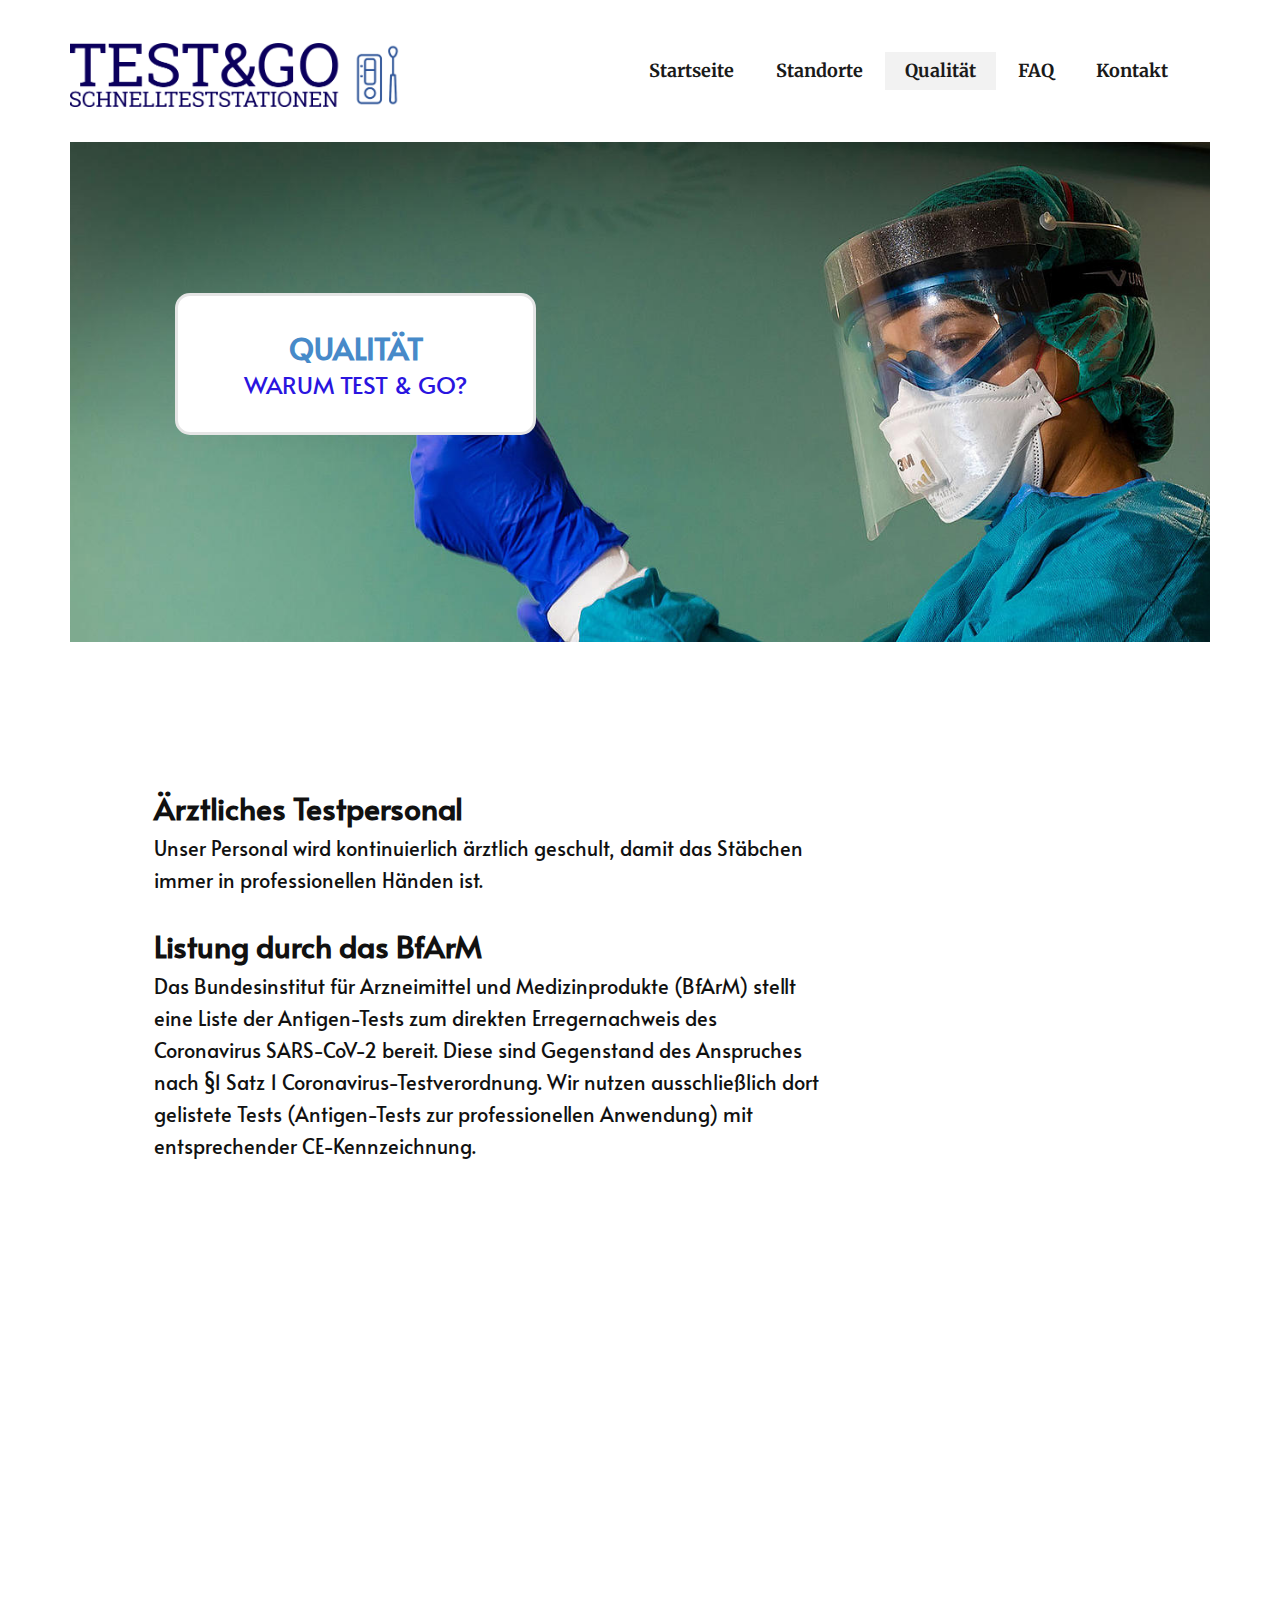
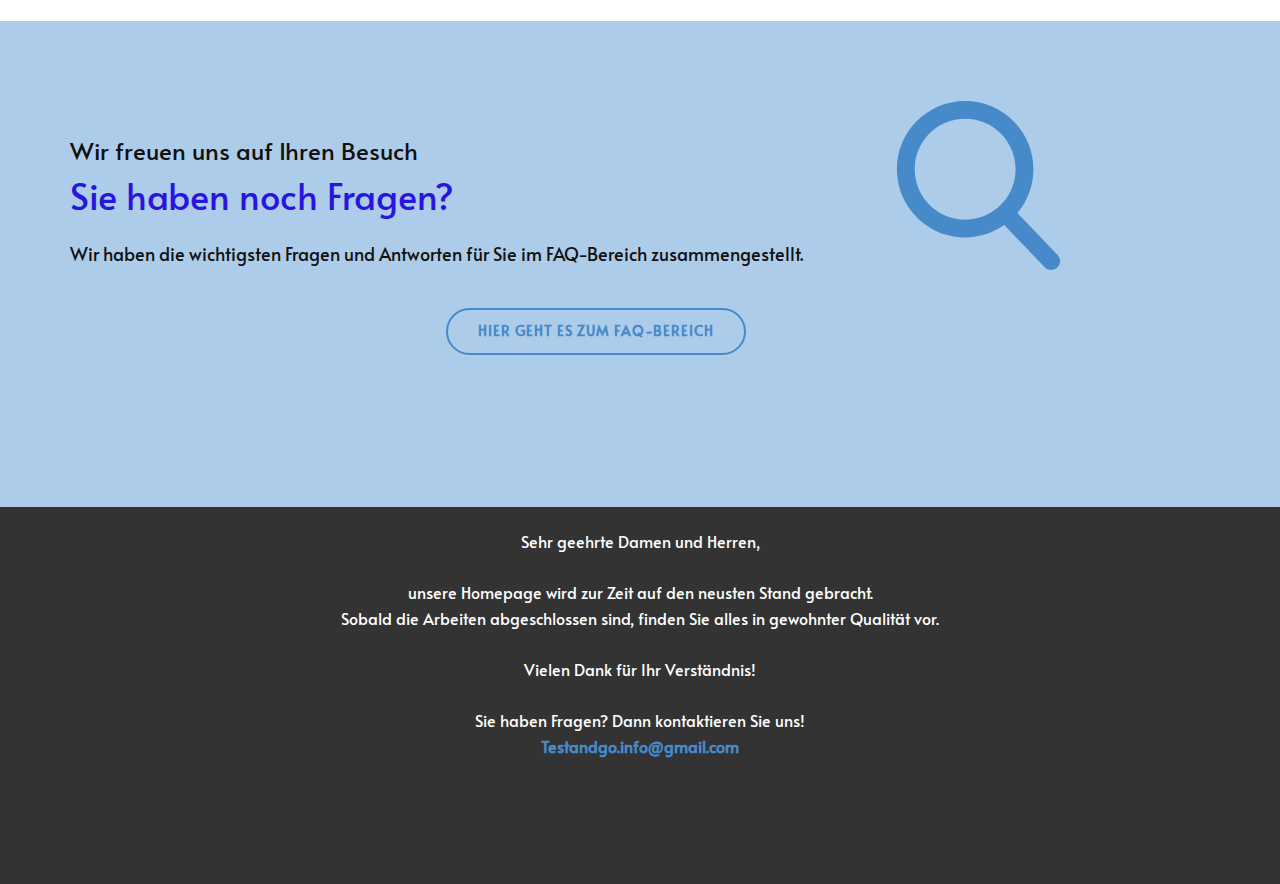
<file: testandgo/Qualität.html>
<!DOCTYPE html>
<html style="font-size: 16px;" lang="de-DE">
  <head>
    <meta name="viewport" content="width=device-width, initial-scale=1.0">
    <meta charset="utf-8">
    <meta name="keywords" content="Wir freuen uns auf Ihren BesuchSie haben noch Fragen?​Wir haben die wichtigsten Fragen und Antworten für Sie im FAQ-Bereich zusammengestellt.">
    <meta name="description" content="">
    <meta name="page_type" content="np-template-header-footer-from-plugin">
    <title>Qualität</title>
    <link rel="stylesheet" href="nicepage.css" media="screen">
<link rel="stylesheet" href="Qualität.css" media="screen">
    <script class="u-script" type="text/javascript" src="jquery.js" defer=""></script>
    <script class="u-script" type="text/javascript" src="nicepage.js" defer=""></script>
    <meta name="generator" content="Nicepage 4.2.6, nicepage.com">
    <link id="u-theme-google-font" rel="stylesheet" href="https://fonts.googleapis.com/css?family=Roboto:100,100i,300,300i,400,400i,500,500i,700,700i,900,900i|Open+Sans:300,300i,400,400i,600,600i,700,700i,800,800i">
    <link id="u-page-google-font" rel="stylesheet" href="https://fonts.googleapis.com/css?family=Merriweather:300,300i,400,400i,700,700i,900,900i|Alata:400">
    
    
    
    
    <script type="application/ld+json">{
		"@context": "http://schema.org",
		"@type": "Organization",
		"name": "testandgo",
		"logo": "images/logo_large1.png"
}</script>
    <meta name="theme-color" content="#478ac9">
    <meta property="og:title" content="Qualität">
    <meta property="og:description" content="">
    <meta property="og:type" content="website">
  </head>
  <body class="u-body"><header class="u-clearfix u-header u-header" id="sec-aacd"><div class="u-clearfix u-sheet u-sheet-1">
        <a href="https://nicepage.com" class="u-image u-logo u-image-1" data-image-width="1500" data-image-height="282">
          <img src="images/logo_large1.png" class="u-logo-image u-logo-image-1">
        </a>
        <nav class="u-menu u-menu-dropdown u-offcanvas u-menu-1">
          <div class="menu-collapse u-custom-font u-font-merriweather" style="font-size: 1.125rem; letter-spacing: 0px; font-weight: 700;">
            <a class="u-button-style u-custom-active-border-color u-custom-active-color u-custom-border u-custom-border-color u-custom-borders u-custom-hover-border-color u-custom-hover-color u-custom-left-right-menu-spacing u-custom-padding-bottom u-custom-text-active-color u-custom-text-color u-custom-text-hover-color u-custom-top-bottom-menu-spacing u-nav-link u-text-active-palette-1-base u-text-hover-palette-2-base" href="#">
              <svg viewBox="0 0 24 24"><use xmlns:xlink="http://www.w3.org/1999/xlink" xlink:href="#menu-hamburger"></use></svg>
              <svg version="1.1" xmlns="http://www.w3.org/2000/svg" xmlns:xlink="http://www.w3.org/1999/xlink"><defs><symbol id="menu-hamburger" viewBox="0 0 16 16" style="width: 16px; height: 16px;"><rect y="1" width="16" height="2"></rect><rect y="7" width="16" height="2"></rect><rect y="13" width="16" height="2"></rect>
</symbol>
</defs></svg>
            </a>
          </div>
          <div class="u-custom-menu u-nav-container">
            <ul class="u-custom-font u-font-merriweather u-nav u-spacing-2 u-unstyled u-nav-1"><li class="u-nav-item"><a class="u-active-grey-5 u-border-active-palette-1-base u-border-hover-palette-1-light-1 u-button-style u-hover-grey-10 u-nav-link u-text-active-grey-90 u-text-grey-90 u-text-hover-grey-90" href="/Startseite.html" style="padding: 10px 20px;">Startseite</a>
</li><li class="u-nav-item"><a class="u-active-grey-5 u-border-active-palette-1-base u-border-hover-palette-1-light-1 u-button-style u-hover-grey-10 u-nav-link u-text-active-grey-90 u-text-grey-90 u-text-hover-grey-90" href="/Standorte.html" style="padding: 10px 20px;">Standorte</a>
</li><li class="u-nav-item"><a class="u-active-grey-5 u-border-active-palette-1-base u-border-hover-palette-1-light-1 u-button-style u-hover-grey-10 u-nav-link u-text-active-grey-90 u-text-grey-90 u-text-hover-grey-90" href="/Qualität.html" style="padding: 10px 20px;">Qualität</a>
</li><li class="u-nav-item"><a class="u-active-grey-5 u-border-active-palette-1-base u-border-hover-palette-1-light-1 u-button-style u-hover-grey-10 u-nav-link u-text-active-grey-90 u-text-grey-90 u-text-hover-grey-90" href="/FAQ.html" target="_blank" style="padding: 10px 20px;">FAQ</a>
</li><li class="u-nav-item"><a class="u-active-grey-5 u-border-active-palette-1-base u-border-hover-palette-1-light-1 u-button-style u-hover-grey-10 u-nav-link u-text-active-grey-90 u-text-grey-90 u-text-hover-grey-90" href="/Kontakt.html" style="padding: 10px 20px;">Kontakt</a>
</li></ul>
          </div>
          <div class="u-custom-menu u-nav-container-collapse">
            <div class="u-black u-container-style u-inner-container-layout u-opacity u-opacity-95 u-sidenav">
              <div class="u-inner-container-layout u-sidenav-overflow">
                <div class="u-menu-close"></div>
                <ul class="u-align-center u-nav u-popupmenu-items u-unstyled u-nav-2"><li class="u-nav-item"><a class="u-button-style u-nav-link" href="/Startseite.html" style="padding: 10px 20px;">Startseite</a>
</li><li class="u-nav-item"><a class="u-button-style u-nav-link" href="/Standorte.html" style="padding: 10px 20px;">Standorte</a>
</li><li class="u-nav-item"><a class="u-button-style u-nav-link" href="/Qualität.html" style="padding: 10px 20px;">Qualität</a>
</li><li class="u-nav-item"><a class="u-button-style u-nav-link" href="/FAQ.html" target="_blank" style="padding: 10px 20px;">FAQ</a>
</li><li class="u-nav-item"><a class="u-button-style u-nav-link" href="/Kontakt.html" style="padding: 10px 20px;">Kontakt</a>
</li></ul>
              </div>
            </div>
            <div class="u-black u-menu-overlay u-opacity u-opacity-70"></div>
          </div>
        </nav>
      </div></header>
    <section class="u-clearfix u-section-1" id="sec-bda1">
      <div class="u-clearfix u-image u-sheet u-image-1" data-image-width="1600" data-image-height="583">
        <div class="u-align-center u-border-3 u-border-grey-10 u-container-style u-group u-radius-15 u-shape-round u-white u-group-1">
          <div class="u-container-layout u-container-layout-1">
            <h4 class="u-custom-font u-text u-text-1">
              <span style="font-size: 1.875rem; font-weight: 700;">QUALITÄT</span>
              <br>
            </h4>
            <p class="u-custom-font u-text u-text-custom-color-1 u-text-default u-text-2">WARUM TEST &amp; GO?</p>
          </div>
        </div>
      </div>
    </section>
    <section class="u-clearfix u-section-2" id="sec-ec48">
      <div class="u-clearfix u-sheet u-sheet-1">
        <div class="u-container-style u-group u-shape-rectangle u-white u-group-1">
          <div class="u-container-layout u-container-layout-1">
            <p class="u-custom-font u-text u-text-1">
              <span style="font-size: 1.875rem; font-weight: 700;">Ärztliches Testpersonal</span>
              <span style="font-size: 1.25rem;">
                <br>Unser Personal wird kontinuierlich ärztlich geschult, damit das Stäbchen immer in professionellen Händen ist.
              </span>
              <br>
              <br>
              <span style="font-size: 1.875rem; font-weight: 700;">Listung durch das BfArM&nbsp;</span>
              <br>
              <span style="font-size: 1.25rem;">Das Bundesinstitut für Arzneimittel und Medizinprodukte (BfArM) stellt eine Liste der Antigen-Tests zum direkten Erregernachweis des Coronavirus SARS-CoV-2 bereit. Diese sind Gegenstand des Anspruches nach §1 Satz 1 Coronavirus-Testverordnung. Wir nutzen ausschließlich dort gelistete Tests (Antigen-Tests zur professionellen Anwendung) mit entsprechender CE-Kennzeichnung.&nbsp;</span>
              <br>
            </p>
          </div>
        </div>
      </div>
    </section>
    <section class="u-align-center u-clearfix u-palette-1-light-2 u-section-3" src="" id="sec-fbb2">
      <div class="u-align-center u-clearfix u-sheet u-sheet-1"><span class="u-icon u-icon-circle u-text-palette-1-base u-icon-1"><svg class="u-svg-link" preserveAspectRatio="xMidYMin slice" viewBox="0 0 56.966 56.966" style=""><use xmlns:xlink="http://www.w3.org/1999/xlink" xlink:href="#svg-1b10"></use></svg><svg class="u-svg-content" viewBox="0 0 56.966 56.966" x="0px" y="0px" id="svg-1b10" style="enable-background:new 0 0 56.966 56.966;"><path d="M55.146,51.887L41.588,37.786c3.486-4.144,5.396-9.358,5.396-14.786c0-12.682-10.318-23-23-23s-23,10.318-23,23
	s10.318,23,23,23c4.761,0,9.298-1.436,13.177-4.162l13.661,14.208c0.571,0.593,1.339,0.92,2.162,0.92
	c0.779,0,1.518-0.297,2.079-0.837C56.255,54.982,56.293,53.08,55.146,51.887z M23.984,6c9.374,0,17,7.626,17,17s-7.626,17-17,17
	s-17-7.626-17-17S14.61,6,23.984,6z"></path></svg></span>
        <h2 class="u-align-left u-custom-font u-text u-text-default u-text-1">
          <span style="font-size: 1.5rem;">Wir freuen uns auf Ihren Besuch</span>
          <br>
          <span class="u-text-custom-color-1">Sie haben noch Fragen?</span>
          <br>
          <span style="font-size: 1.25rem;"></span>
          <span style="font-size: 1.125rem;">Wir haben die wichtigsten Fragen und Antworten für Sie im FAQ-Bereich zusammengestellt.</span>&nbsp;
        </h2>
        <a href="/FAQ.html" data-page-id="633609214" class="u-border-2 u-border-hover-palette-1-base u-border-palette-1-base u-btn u-btn-round u-button-style u-custom-font u-hover-palette-1-base u-none u-radius-50 u-btn-1">Hier geht es zum FAQ-Bereich</a>
      </div>
    </section>
    
    
    <footer class="u-align-center u-clearfix u-footer u-grey-80 u-footer" id="sec-eef0"><div class="u-align-left u-clearfix u-sheet u-sheet-1">
        <p class="u-align-center u-custom-font u-text u-text-default u-text-1"> Sehr geehrte Damen und Herren, <br>
          <br>unsere Homepage wird zur Zeit auf den neusten Stand gebracht.<br>Sobald die Arbeiten abgeschlossen sind, finden Sie alles in gewohnter Qualität vor.<br>
          <br>Vielen Dank für Ihr Verständnis! <br>
          <br>Sie haben Fragen? Dann kontaktieren Sie uns!<br>
          <span style="font-weight: 700;">
            <a href="mailto:Testandgo.info@gmail.com" class="u-active-none u-border-none u-btn u-button-link u-button-style u-hover-none u-none u-text-palette-1-base u-btn-1" target="_blank">Testandgo.info@gmail.com</a>
          </span>
        </p>
      </div></footer><span style="height: 64px; width: 64px; margin-left: 0px; margin-right: auto; margin-top: 0px; background-image: none; right: 20px; bottom: 20px" class="u-back-to-top u-icon u-icon-circle u-opacity u-opacity-85 u-palette-1-base u-spacing-15" data-href="#">
        <svg class="u-svg-link" preserveAspectRatio="xMidYMin slice" viewBox="0 0 551.13 551.13"><use xmlns:xlink="http://www.w3.org/1999/xlink" xlink:href="#svg-1d98"></use></svg>
        <svg class="u-svg-content" enable-background="new 0 0 551.13 551.13" viewBox="0 0 551.13 551.13" xmlns="http://www.w3.org/2000/svg" id="svg-1d98" data-color="rgb(255, 255, 255)"><path d="m275.565 189.451 223.897 223.897h51.668l-275.565-275.565-275.565 275.565h51.668z"></path></svg>
    </span>
  </body>
</html>
</file>
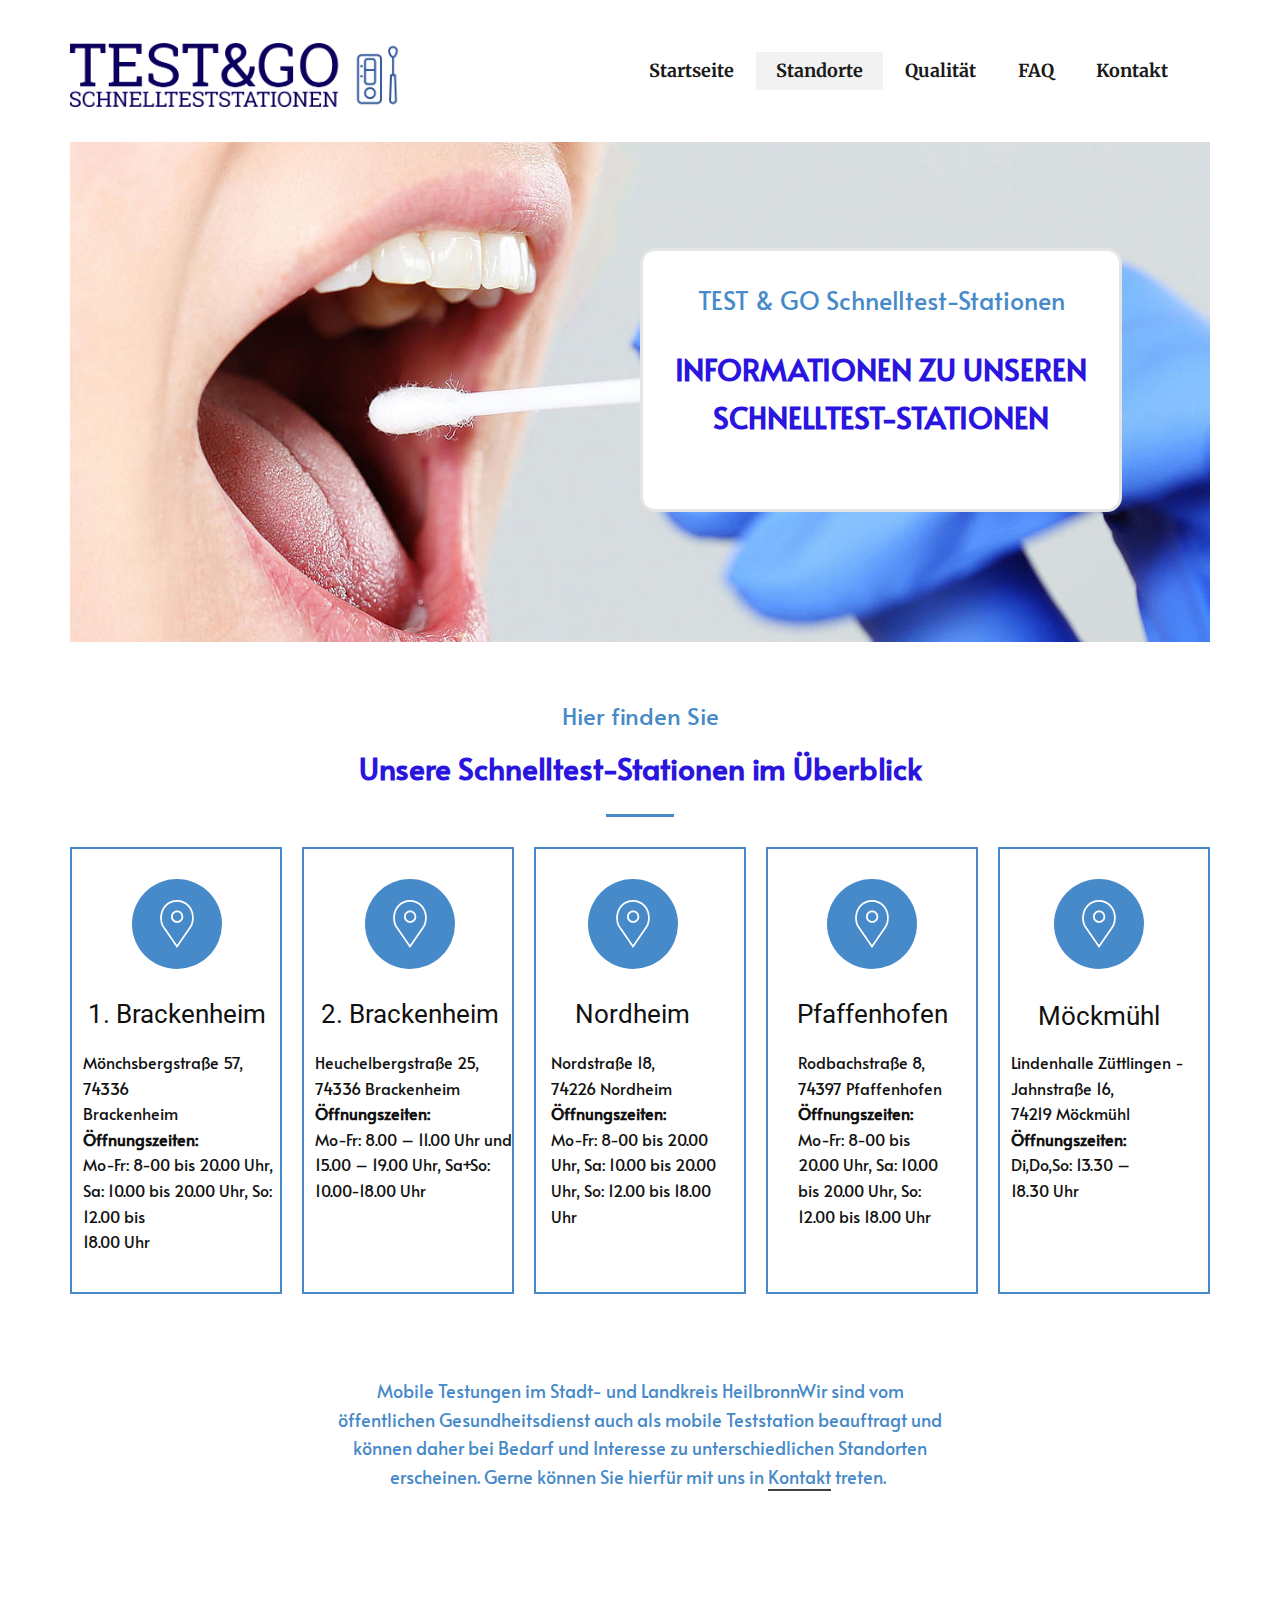
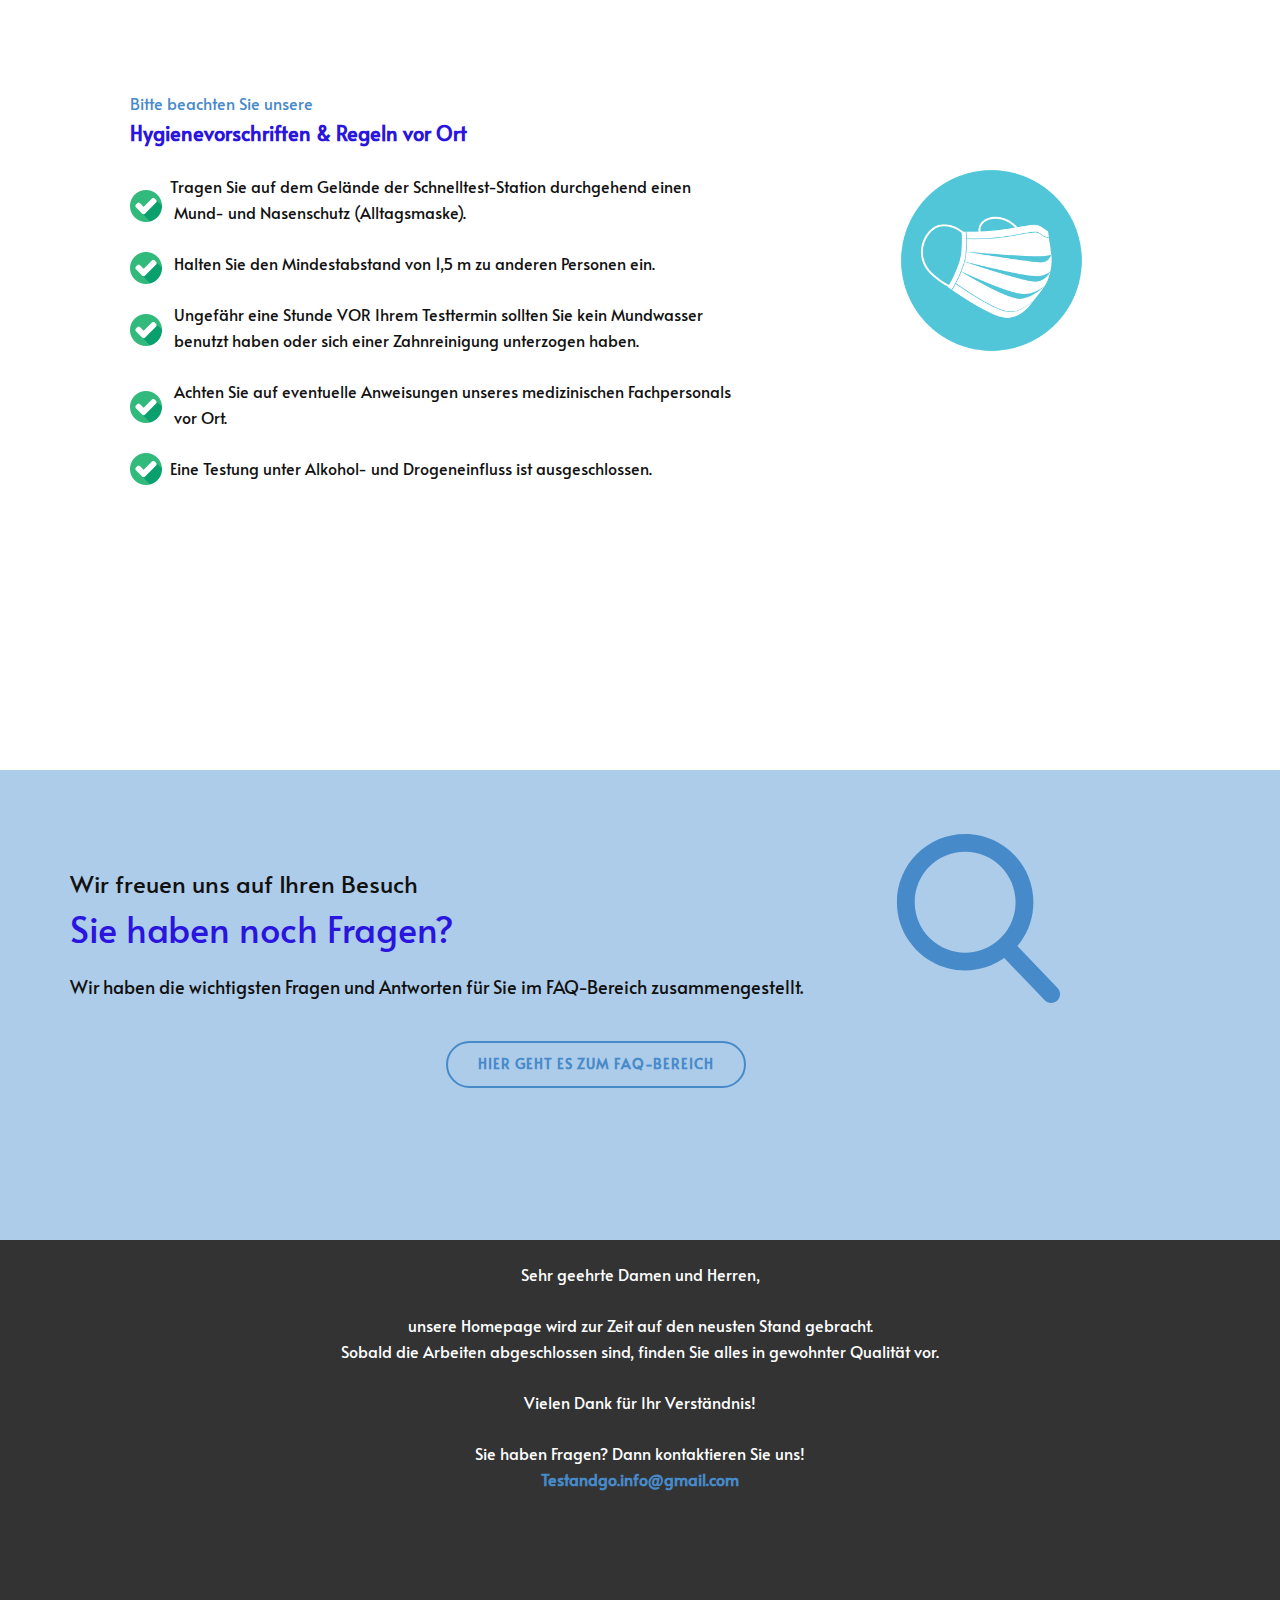
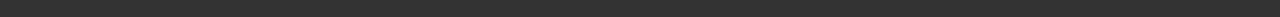
<file: testandgo/Standorte.html>
<!DOCTYPE html>
<html style="font-size: 16px;" lang="de-DE">
  <head>
    <meta name="viewport" content="width=device-width, initial-scale=1.0">
    <meta charset="utf-8">
    <meta name="keywords" content="Unsere Schnelltest-Stationen im Überblick">
    <meta name="description" content="">
    <meta name="page_type" content="np-template-header-footer-from-plugin">
    <title>Standorte</title>
    <link rel="stylesheet" href="nicepage.css" media="screen">
<link rel="stylesheet" href="Standorte.css" media="screen">
    <script class="u-script" type="text/javascript" src="jquery.js" defer=""></script>
    <script class="u-script" type="text/javascript" src="nicepage.js" defer=""></script>
    <meta name="generator" content="Nicepage 4.2.6, nicepage.com">
    <link id="u-theme-google-font" rel="stylesheet" href="https://fonts.googleapis.com/css?family=Roboto:100,100i,300,300i,400,400i,500,500i,700,700i,900,900i|Open+Sans:300,300i,400,400i,600,600i,700,700i,800,800i">
    <link id="u-page-google-font" rel="stylesheet" href="https://fonts.googleapis.com/css?family=Merriweather:300,300i,400,400i,700,700i,900,900i|Alata:400">
    
    
    
    
    
    <script type="application/ld+json">{
		"@context": "http://schema.org",
		"@type": "Organization",
		"name": "testandgo",
		"logo": "images/logo_large1.png"
}</script>
    <meta name="theme-color" content="#478ac9">
    <meta property="og:title" content="Standorte">
    <meta property="og:description" content="">
    <meta property="og:type" content="website">
  </head>
  <body class="u-body"><header class="u-clearfix u-header u-header" id="sec-aacd"><div class="u-clearfix u-sheet u-sheet-1">
        <a href="https://nicepage.com" class="u-image u-logo u-image-1" data-image-width="1500" data-image-height="282">
          <img src="images/logo_large1.png" class="u-logo-image u-logo-image-1">
        </a>
        <nav class="u-menu u-menu-dropdown u-offcanvas u-menu-1">
          <div class="menu-collapse u-custom-font u-font-merriweather" style="font-size: 1.125rem; letter-spacing: 0px; font-weight: 700;">
            <a class="u-button-style u-custom-active-border-color u-custom-active-color u-custom-border u-custom-border-color u-custom-borders u-custom-hover-border-color u-custom-hover-color u-custom-left-right-menu-spacing u-custom-padding-bottom u-custom-text-active-color u-custom-text-color u-custom-text-hover-color u-custom-top-bottom-menu-spacing u-nav-link u-text-active-palette-1-base u-text-hover-palette-2-base" href="#">
              <svg viewBox="0 0 24 24"><use xmlns:xlink="http://www.w3.org/1999/xlink" xlink:href="#menu-hamburger"></use></svg>
              <svg version="1.1" xmlns="http://www.w3.org/2000/svg" xmlns:xlink="http://www.w3.org/1999/xlink"><defs><symbol id="menu-hamburger" viewBox="0 0 16 16" style="width: 16px; height: 16px;"><rect y="1" width="16" height="2"></rect><rect y="7" width="16" height="2"></rect><rect y="13" width="16" height="2"></rect>
</symbol>
</defs></svg>
            </a>
          </div>
          <div class="u-custom-menu u-nav-container">
            <ul class="u-custom-font u-font-merriweather u-nav u-spacing-2 u-unstyled u-nav-1"><li class="u-nav-item"><a class="u-active-grey-5 u-border-active-palette-1-base u-border-hover-palette-1-light-1 u-button-style u-hover-grey-10 u-nav-link u-text-active-grey-90 u-text-grey-90 u-text-hover-grey-90" href="/Startseite.html" style="padding: 10px 20px;">Startseite</a>
</li><li class="u-nav-item"><a class="u-active-grey-5 u-border-active-palette-1-base u-border-hover-palette-1-light-1 u-button-style u-hover-grey-10 u-nav-link u-text-active-grey-90 u-text-grey-90 u-text-hover-grey-90" href="/Standorte.html" style="padding: 10px 20px;">Standorte</a>
</li><li class="u-nav-item"><a class="u-active-grey-5 u-border-active-palette-1-base u-border-hover-palette-1-light-1 u-button-style u-hover-grey-10 u-nav-link u-text-active-grey-90 u-text-grey-90 u-text-hover-grey-90" href="/Qualität.html" style="padding: 10px 20px;">Qualität</a>
</li><li class="u-nav-item"><a class="u-active-grey-5 u-border-active-palette-1-base u-border-hover-palette-1-light-1 u-button-style u-hover-grey-10 u-nav-link u-text-active-grey-90 u-text-grey-90 u-text-hover-grey-90" href="/FAQ.html" target="_blank" style="padding: 10px 20px;">FAQ</a>
</li><li class="u-nav-item"><a class="u-active-grey-5 u-border-active-palette-1-base u-border-hover-palette-1-light-1 u-button-style u-hover-grey-10 u-nav-link u-text-active-grey-90 u-text-grey-90 u-text-hover-grey-90" href="/Kontakt.html" style="padding: 10px 20px;">Kontakt</a>
</li></ul>
          </div>
          <div class="u-custom-menu u-nav-container-collapse">
            <div class="u-black u-container-style u-inner-container-layout u-opacity u-opacity-95 u-sidenav">
              <div class="u-inner-container-layout u-sidenav-overflow">
                <div class="u-menu-close"></div>
                <ul class="u-align-center u-nav u-popupmenu-items u-unstyled u-nav-2"><li class="u-nav-item"><a class="u-button-style u-nav-link" href="/Startseite.html" style="padding: 10px 20px;">Startseite</a>
</li><li class="u-nav-item"><a class="u-button-style u-nav-link" href="/Standorte.html" style="padding: 10px 20px;">Standorte</a>
</li><li class="u-nav-item"><a class="u-button-style u-nav-link" href="/Qualität.html" style="padding: 10px 20px;">Qualität</a>
</li><li class="u-nav-item"><a class="u-button-style u-nav-link" href="/FAQ.html" target="_blank" style="padding: 10px 20px;">FAQ</a>
</li><li class="u-nav-item"><a class="u-button-style u-nav-link" href="/Kontakt.html" style="padding: 10px 20px;">Kontakt</a>
</li></ul>
              </div>
            </div>
            <div class="u-black u-menu-overlay u-opacity u-opacity-70"></div>
          </div>
        </nav>
      </div></header>
    <section class="u-clearfix u-section-1" id="sec-79aa">
      <div class="u-clearfix u-image u-sheet u-image-1" data-image-width="1600" data-image-height="583">
        <div class="u-align-center u-border-3 u-border-grey-10 u-container-style u-group u-radius-15 u-shape-round u-white u-group-1">
          <div class="u-container-layout u-container-layout-1">
            <h4 class="u-custom-font u-text u-text-1">TEST &amp; GO Schnelltest-Stationen<br>
              <br>
            </h4>
            <p class="u-custom-font u-text u-text-custom-color-1 u-text-default u-text-2">INFORMATIONEN ZU UNSEREN SCHNELLTEST-STATIONEN</p>
          </div>
        </div>
      </div>
    </section>
    <section class="u-align-center u-clearfix u-white u-section-2" id="carousel_9f65">
      <div class="u-clearfix u-sheet u-sheet-1">
        <h3 class="u-custom-font u-text u-text-palette-1-base u-text-1">Hier finden Sie</h3>
        <h2 class="u-custom-font u-text u-text-custom-color-1 u-text-2">Unsere Schnelltest-Stationen im Überblick</h2>
        <div class="u-border-3 u-border-palette-1-base u-line u-line-horizontal u-line-1"></div>
        <div class="u-clearfix u-disable-padding u-expanded-width u-gutter-20 u-layout-wrap u-layout-wrap-1">
          <div class="u-layout">
            <div class="u-layout-row">
              <div class="u-align-left u-container-style u-layout-cell u-left-cell u-similar-fill u-size-12-lg u-size-12-xl u-size-14-sm u-size-14-xs u-size-30-md u-layout-cell-1">
                <div class="u-border-2 u-border-palette-1-base u-container-layout u-container-layout-1"><span class="u-align-center u-icon u-icon-circle u-palette-1-base u-spacing-21 u-icon-1"><svg class="u-svg-link" preserveAspectRatio="xMidYMin slice" viewBox="0 0 54.757 54.757" style=""><use xmlns:xlink="http://www.w3.org/1999/xlink" xlink:href="#svg-89bb"></use></svg><svg class="u-svg-content" viewBox="0 0 54.757 54.757" x="0px" y="0px" id="svg-89bb" style="enable-background:new 0 0 54.757 54.757;"><g><path d="M27.557,12c-3.859,0-7,3.141-7,7s3.141,7,7,7s7-3.141,7-7S31.416,12,27.557,12z M27.557,24c-2.757,0-5-2.243-5-5
		s2.243-5,5-5s5,2.243,5,5S30.314,24,27.557,24z"></path><path d="M40.94,5.617C37.318,1.995,32.502,0,27.38,0c-5.123,0-9.938,1.995-13.56,5.617c-6.703,6.702-7.536,19.312-1.804,26.952
		L27.38,54.757L42.721,32.6C48.476,24.929,47.643,12.319,40.94,5.617z M41.099,31.431L27.38,51.243L13.639,31.4
		C8.44,24.468,9.185,13.08,15.235,7.031C18.479,3.787,22.792,2,27.38,2s8.901,1.787,12.146,5.031
		C45.576,13.08,46.321,24.468,41.099,31.431z"></path>
</g></svg></span>
                  <h3 class="u-align-center u-heading-font u-text u-text-3">1. Brackenheim</h3>
                  <p class="u-align-left u-custom-font u-text u-text-4"> Mönchsbergstraße 57,&nbsp;&nbsp;<br>74336 Brackenheim&nbsp;&nbsp;&nbsp;&nbsp;&nbsp;&nbsp;&nbsp;&nbsp;&nbsp;&nbsp;&nbsp;&nbsp;&nbsp; <span style="font-weight: 700;">Öffnungszeiten:</span>&nbsp;<br>Mo-Fr: 8-00 bis 20.00 Uhr, Sa: 10.00 bis 20.00 Uhr, So: 12.00 bis&nbsp;<br>18.00 Uhr
                  </p>
                </div>
              </div>
              <div class="u-align-left u-container-style u-layout-cell u-similar-fill u-size-12-lg u-size-12-xl u-size-14-sm u-size-14-xs u-size-30-md u-layout-cell-2">
                <div class="u-border-2 u-border-palette-1-base u-container-layout u-container-layout-2"><span class="u-align-center u-icon u-icon-circle u-palette-1-base u-spacing-21 u-icon-2"><svg class="u-svg-link" preserveAspectRatio="xMidYMin slice" viewBox="0 0 54.757 54.757" style=""><use xmlns:xlink="http://www.w3.org/1999/xlink" xlink:href="#svg-959f"></use></svg><svg class="u-svg-content" viewBox="0 0 54.757 54.757" x="0px" y="0px" id="svg-959f" style="enable-background:new 0 0 54.757 54.757;"><g><path d="M27.557,12c-3.859,0-7,3.141-7,7s3.141,7,7,7s7-3.141,7-7S31.416,12,27.557,12z M27.557,24c-2.757,0-5-2.243-5-5
		s2.243-5,5-5s5,2.243,5,5S30.314,24,27.557,24z"></path><path d="M40.94,5.617C37.318,1.995,32.502,0,27.38,0c-5.123,0-9.938,1.995-13.56,5.617c-6.703,6.702-7.536,19.312-1.804,26.952
		L27.38,54.757L42.721,32.6C48.476,24.929,47.643,12.319,40.94,5.617z M41.099,31.431L27.38,51.243L13.639,31.4
		C8.44,24.468,9.185,13.08,15.235,7.031C18.479,3.787,22.792,2,27.38,2s8.901,1.787,12.146,5.031
		C45.576,13.08,46.321,24.468,41.099,31.431z"></path>
</g></svg></span>
                  <h3 class="u-align-center u-heading-font u-text u-text-5"> 2. Brackenheim</h3>
                  <p class="u-custom-font u-text u-text-6"> Heuchelbergstraße 25,&nbsp;<br>74336 Brackenheim&nbsp;&nbsp;&nbsp;&nbsp;&nbsp;&nbsp;&nbsp;&nbsp;&nbsp;&nbsp;&nbsp;&nbsp;&nbsp; <span style="font-weight: 700;">Öffnungszeiten:</span>&nbsp;<br>Mo-Fr: 8.00 – 11.00 Uhr und 15.00 – 19.00 Uhr, Sa+So: 10.00-18.00 Uhr
                  </p>
                </div>
              </div>
              <div class="u-align-left u-container-style u-layout-cell u-similar-fill u-size-12-lg u-size-12-xl u-size-14-sm u-size-14-xs u-size-30-md u-layout-cell-3">
                <div class="u-border-2 u-border-palette-1-base u-container-layout u-valign-top u-container-layout-3"><span class="u-align-center u-icon u-icon-circle u-palette-1-base u-spacing-21 u-icon-3"><svg class="u-svg-link" preserveAspectRatio="xMidYMin slice" viewBox="0 0 54.757 54.757" style=""><use xmlns:xlink="http://www.w3.org/1999/xlink" xlink:href="#svg-63e2"></use></svg><svg class="u-svg-content" viewBox="0 0 54.757 54.757" x="0px" y="0px" id="svg-63e2" style="enable-background:new 0 0 54.757 54.757;"><g><path d="M27.557,12c-3.859,0-7,3.141-7,7s3.141,7,7,7s7-3.141,7-7S31.416,12,27.557,12z M27.557,24c-2.757,0-5-2.243-5-5
		s2.243-5,5-5s5,2.243,5,5S30.314,24,27.557,24z"></path><path d="M40.94,5.617C37.318,1.995,32.502,0,27.38,0c-5.123,0-9.938,1.995-13.56,5.617c-6.703,6.702-7.536,19.312-1.804,26.952
		L27.38,54.757L42.721,32.6C48.476,24.929,47.643,12.319,40.94,5.617z M41.099,31.431L27.38,51.243L13.639,31.4
		C8.44,24.468,9.185,13.08,15.235,7.031C18.479,3.787,22.792,2,27.38,2s8.901,1.787,12.146,5.031
		C45.576,13.08,46.321,24.468,41.099,31.431z"></path>
</g></svg></span>
                  <h3 class="u-align-center u-heading-font u-text u-text-7">Nordheim</h3>
                  <p class="u-custom-font u-text u-text-8"> Nordstraße 18,&nbsp;<br>74226 Nordheim<br>
                    <span style="font-weight: 700;">Öffnungszeiten:</span>&nbsp;<br>Mo-Fr: 8-00 bis 20.00 Uhr, Sa: 10.00 bis 20.00 Uhr, So: 12.00 bis&nbsp;18.00 Uhr
                  </p>
                </div>
              </div>
              <div class="u-align-left u-container-style u-layout-cell u-right-cell u-similar-fill u-size-12-lg u-size-12-xl u-size-14-sm u-size-14-xs u-size-30-md u-layout-cell-4">
                <div class="u-border-2 u-border-palette-1-base u-container-layout u-valign-top u-container-layout-4"><span class="u-align-center u-icon u-icon-circle u-palette-1-base u-spacing-21 u-icon-4"><svg class="u-svg-link" preserveAspectRatio="xMidYMin slice" viewBox="0 0 54.757 54.757" style=""><use xmlns:xlink="http://www.w3.org/1999/xlink" xlink:href="#svg-c3b8"></use></svg><svg class="u-svg-content" viewBox="0 0 54.757 54.757" x="0px" y="0px" id="svg-c3b8" style="enable-background:new 0 0 54.757 54.757;"><g><path d="M27.557,12c-3.859,0-7,3.141-7,7s3.141,7,7,7s7-3.141,7-7S31.416,12,27.557,12z M27.557,24c-2.757,0-5-2.243-5-5
		s2.243-5,5-5s5,2.243,5,5S30.314,24,27.557,24z"></path><path d="M40.94,5.617C37.318,1.995,32.502,0,27.38,0c-5.123,0-9.938,1.995-13.56,5.617c-6.703,6.702-7.536,19.312-1.804,26.952
		L27.38,54.757L42.721,32.6C48.476,24.929,47.643,12.319,40.94,5.617z M41.099,31.431L27.38,51.243L13.639,31.4
		C8.44,24.468,9.185,13.08,15.235,7.031C18.479,3.787,22.792,2,27.38,2s8.901,1.787,12.146,5.031
		C45.576,13.08,46.321,24.468,41.099,31.431z"></path>
</g></svg></span>
                  <h3 class="u-align-center u-heading-font u-text u-text-9">Pfaffenhofen</h3>
                  <p class="u-custom-font u-text u-text-10"> Rodbachstraße 8,&nbsp;<br>74397 Pfaffenhofen<br>
                    <span style="font-weight: 700;">Öffnungszeiten:</span> Mo-Fr: 8-00 bis 20.00 Uhr, Sa: 10.00 bis 20.00 Uhr, So: 12.00 bis 18.00 Uhr
                  </p>
                </div>
              </div>
              <div class="u-container-style u-layout-cell u-size-12 u-layout-cell-5">
                <div class="u-border-2 u-border-palette-1-base u-container-layout u-valign-top u-container-layout-5"><span class="u-align-center u-icon u-icon-circle u-palette-1-base u-spacing-21 u-icon-5"><svg class="u-svg-link" preserveAspectRatio="xMidYMin slice" viewBox="0 0 54.757 54.757" style=""><use xmlns:xlink="http://www.w3.org/1999/xlink" xlink:href="#svg-e5f5"></use></svg><svg class="u-svg-content" viewBox="0 0 54.757 54.757" x="0px" y="0px" id="svg-e5f5" style="enable-background:new 0 0 54.757 54.757;"><g><path d="M27.557,12c-3.859,0-7,3.141-7,7s3.141,7,7,7s7-3.141,7-7S31.416,12,27.557,12z M27.557,24c-2.757,0-5-2.243-5-5
		s2.243-5,5-5s5,2.243,5,5S30.314,24,27.557,24z"></path><path d="M40.94,5.617C37.318,1.995,32.502,0,27.38,0c-5.123,0-9.938,1.995-13.56,5.617c-6.703,6.702-7.536,19.312-1.804,26.952
		L27.38,54.757L42.721,32.6C48.476,24.929,47.643,12.319,40.94,5.617z M41.099,31.431L27.38,51.243L13.639,31.4
		C8.44,24.468,9.185,13.08,15.235,7.031C18.479,3.787,22.792,2,27.38,2s8.901,1.787,12.146,5.031
		C45.576,13.08,46.321,24.468,41.099,31.431z"></path>
</g></svg></span>
                  <h3 class="u-align-center u-heading-font u-text u-text-11">Möckmühl</h3>
                  <p class="u-custom-font u-text u-text-12"> Lindenhalle Züttlingen - Jahnstraße 16,&nbsp;<br>74219 Möckmühl<br>
                    <span style="font-weight: 700;">Öffnungszeiten: </span>Di,Do,So: 13.30 –&nbsp;<br>18.30 Uhr
                  </p>
                </div>
              </div>
            </div>
          </div>
        </div>
        <p class="u-custom-font u-text u-text-palette-1-base u-text-13"> Mobile Testungen im Stadt- und Landkreis HeilbronnWir sind vom öffentlichen Gesundheitsdienst auch als mobile Teststation beauftragt und können daher bei Bedarf und Interesse zu unterschiedlichen Standorten erscheinen. Gerne können Sie hierfür mit uns in <a href="/Kontakt.html" data-page-id="2064227628" class="u-active-none u-border-2 u-border-grey-75 u-btn u-button-link u-button-style u-hover-none u-none u-radius-0 u-text-palette-1-base u-btn-1">Kontakt</a> treten.&nbsp;
        </p>
      </div>
    </section>
    <section class="u-clearfix u-section-3" id="sec-62d3">
      <div class="u-clearfix u-sheet u-sheet-1">
        <div class="u-container-style u-group u-shape-rectangle u-white u-group-1">
          <div class="u-container-layout u-container-layout-1">
            <p class="u-custom-font u-text u-text-1">
              <span class="u-text-palette-1-base"> Bitte beachten Sie unsere</span>
              <br>
              <span class="u-text-custom-color-1" style="font-size: 1.25rem; font-weight: 700;">Hygienevorschriften &amp; Regeln vor Ort</span>
              <br>
              <br>&nbsp; &nbsp; &nbsp; &nbsp; &nbsp; Tragen Sie auf dem Gelände der Schnelltest-Station durchgehend einen&nbsp; &nbsp; &nbsp; &nbsp; &nbsp; &nbsp; &nbsp; &nbsp; &nbsp; &nbsp; &nbsp; &nbsp; &nbsp;Mund- und Nasenschutz (Alltagsmaske).<br>
              <br>&nbsp; &nbsp; &nbsp; &nbsp; &nbsp; &nbsp;Halten Sie den Mindestabstand von 1,5 m zu anderen Personen ein.<br>
              <br>&nbsp; &nbsp; &nbsp; &nbsp; &nbsp; &nbsp;Ungefähr eine Stunde VOR Ihrem Testtermin sollten Sie kein Mundwasser&nbsp; &nbsp; &nbsp; &nbsp; &nbsp; &nbsp; &nbsp; &nbsp; &nbsp; &nbsp; &nbsp; &nbsp;benutzt haben oder sich einer Zahnreinigung unterzogen haben.<br>
              <br>&nbsp; &nbsp; &nbsp; &nbsp; &nbsp; &nbsp;Achten Sie auf eventuelle Anweisungen unseres medizinischen Fachpersonals&nbsp; &nbsp; &nbsp; &nbsp; &nbsp; &nbsp; &nbsp; &nbsp;vor Ort.<br>
              <br>&nbsp; &nbsp; &nbsp; &nbsp; &nbsp; Eine Testung unter Alkohol- und Drogeneinfluss ist ausgeschlossen.
            </p><span class="u-file-icon u-icon u-icon-1"><img src="images/190411.png" alt=""></span><span class="u-file-icon u-icon u-icon-2"><img src="images/190411.png" alt=""></span><span class="u-file-icon u-icon u-icon-3"><img src="images/190411.png" alt=""></span><span class="u-file-icon u-icon u-icon-4"><img src="images/190411.png" alt=""></span><span class="u-file-icon u-icon u-icon-5"><img src="images/190411.png" alt=""></span>
          </div>
        </div>
        <img class="u-image u-image-default u-preserve-proportions u-image-1" src="images/2c7f46560dd747045519161b96925e5c41dc437a69ba990ef4eae376bf845546bd97392cc1761cc46e4dfed619c2a89344ce3abee69e182d352e8c_1280.png" alt="" data-image-width="150" data-image-height="150">
      </div>
    </section>
    <section class="u-align-center u-clearfix u-palette-1-light-2 u-section-4" src="" id="sec-7d31">
      <div class="u-align-center u-clearfix u-sheet u-sheet-1"><span class="u-icon u-icon-circle u-text-palette-1-base u-icon-1"><svg class="u-svg-link" preserveAspectRatio="xMidYMin slice" viewBox="0 0 56.966 56.966" style=""><use xmlns:xlink="http://www.w3.org/1999/xlink" xlink:href="#svg-1b10"></use></svg><svg class="u-svg-content" viewBox="0 0 56.966 56.966" x="0px" y="0px" id="svg-1b10" style="enable-background:new 0 0 56.966 56.966;"><path d="M55.146,51.887L41.588,37.786c3.486-4.144,5.396-9.358,5.396-14.786c0-12.682-10.318-23-23-23s-23,10.318-23,23
	s10.318,23,23,23c4.761,0,9.298-1.436,13.177-4.162l13.661,14.208c0.571,0.593,1.339,0.92,2.162,0.92
	c0.779,0,1.518-0.297,2.079-0.837C56.255,54.982,56.293,53.08,55.146,51.887z M23.984,6c9.374,0,17,7.626,17,17s-7.626,17-17,17
	s-17-7.626-17-17S14.61,6,23.984,6z"></path></svg></span>
        <h2 class="u-align-left u-custom-font u-text u-text-default u-text-1">
          <span style="font-size: 1.5rem;">Wir freuen uns auf Ihren Besuch</span>
          <br>
          <span class="u-text-custom-color-1">Sie haben noch Fragen?</span>
          <br>
          <span style="font-size: 1.25rem;"></span>
          <span style="font-size: 1.125rem;">Wir haben die wichtigsten Fragen und Antworten für Sie im FAQ-Bereich zusammengestellt.</span>&nbsp;
        </h2>
        <a href="/FAQ.html" data-page-id="633609214" class="u-border-2 u-border-hover-palette-1-base u-border-palette-1-base u-btn u-btn-round u-button-style u-custom-font u-hover-palette-1-base u-none u-radius-50 u-btn-1">Hier geht es zum FAQ-Bereich</a>
      </div>
    </section>
    
    
    <footer class="u-align-center u-clearfix u-footer u-grey-80 u-footer" id="sec-eef0"><div class="u-align-left u-clearfix u-sheet u-sheet-1">
        <p class="u-align-center u-custom-font u-text u-text-default u-text-1"> Sehr geehrte Damen und Herren, <br>
          <br>unsere Homepage wird zur Zeit auf den neusten Stand gebracht.<br>Sobald die Arbeiten abgeschlossen sind, finden Sie alles in gewohnter Qualität vor.<br>
          <br>Vielen Dank für Ihr Verständnis! <br>
          <br>Sie haben Fragen? Dann kontaktieren Sie uns!<br>
          <span style="font-weight: 700;">
            <a href="mailto:Testandgo.info@gmail.com" class="u-active-none u-border-none u-btn u-button-link u-button-style u-hover-none u-none u-text-palette-1-base u-btn-1" target="_blank">Testandgo.info@gmail.com</a>
          </span>
        </p>
      </div></footer><span style="height: 64px; width: 64px; margin-left: 0px; margin-right: auto; margin-top: 0px; background-image: none; right: 20px; bottom: 20px" class="u-back-to-top u-icon u-icon-circle u-opacity u-opacity-85 u-palette-1-base u-spacing-15" data-href="#">
        <svg class="u-svg-link" preserveAspectRatio="xMidYMin slice" viewBox="0 0 551.13 551.13"><use xmlns:xlink="http://www.w3.org/1999/xlink" xlink:href="#svg-1d98"></use></svg>
        <svg class="u-svg-content" enable-background="new 0 0 551.13 551.13" viewBox="0 0 551.13 551.13" xmlns="http://www.w3.org/2000/svg" id="svg-1d98" data-color="rgb(255, 255, 255)"><path d="m275.565 189.451 223.897 223.897h51.668l-275.565-275.565-275.565 275.565h51.668z"></path></svg>
    </span>
  </body>
</html>
</file>
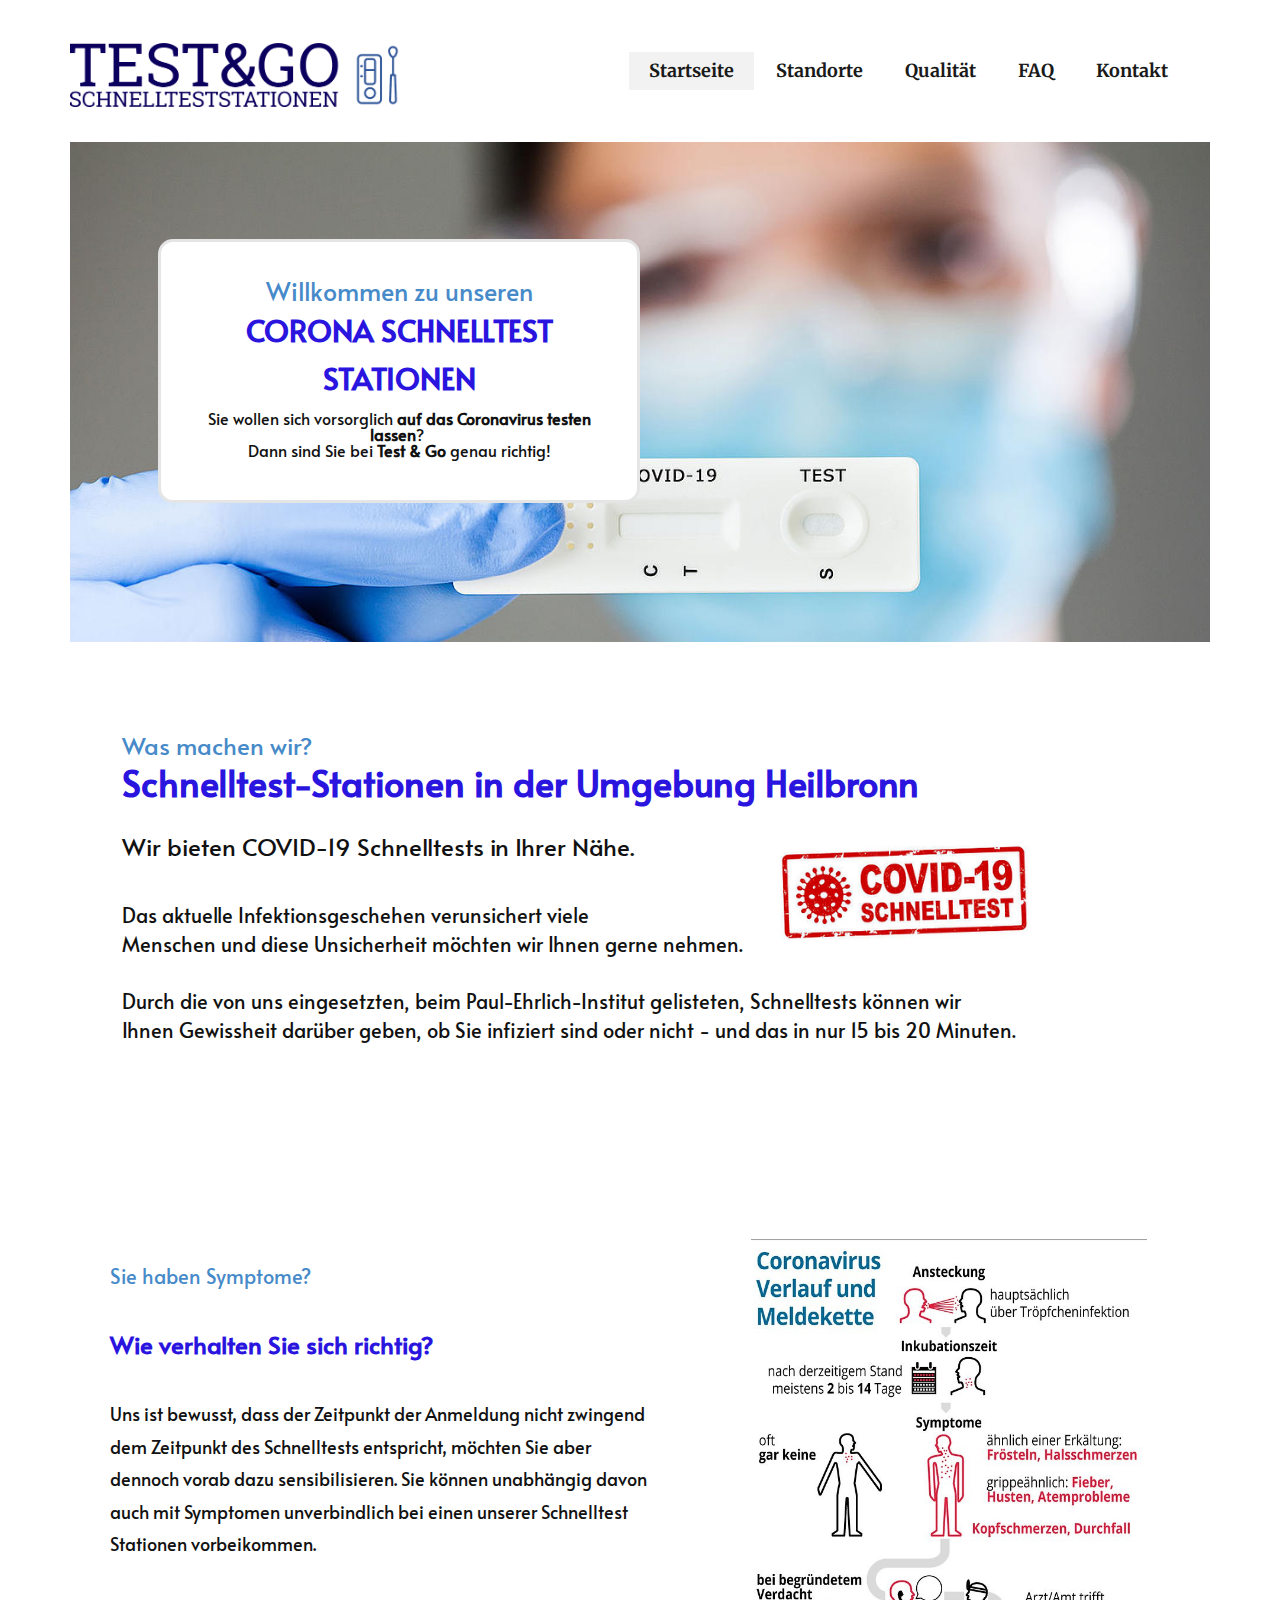
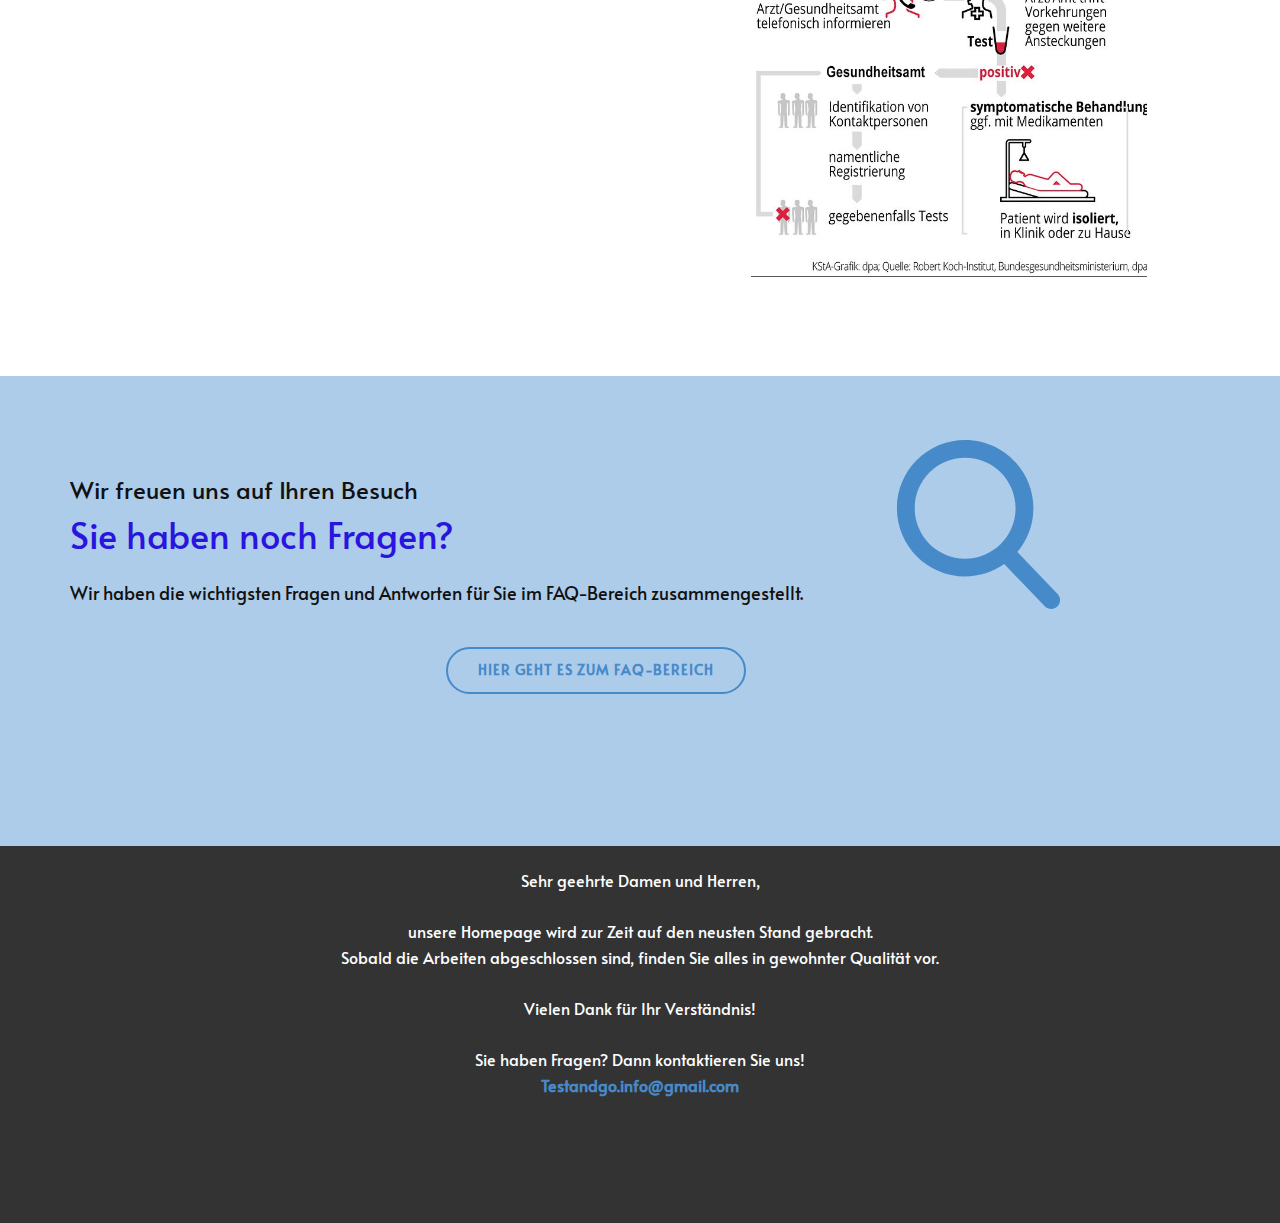
<file: testandgo/Startseite.html>
<!DOCTYPE html>
<html style="font-size: 16px;" lang="de-DE">
  <head>
    <meta name="viewport" content="width=device-width, initial-scale=1.0">
    <meta charset="utf-8">
    <meta name="keywords" content="Wir freuen uns auf Ihren BesuchSie haben noch Fragen?​Wir haben die wichtigsten Fragen und Antworten für Sie im FAQ-Bereich zusammengestellt.">
    <meta name="description" content="">
    <meta name="page_type" content="np-template-header-footer-from-plugin">
    <title>Startseite</title>
    <link rel="stylesheet" href="nicepage.css" media="screen">
<link rel="stylesheet" href="Startseite.css" media="screen">
    <script class="u-script" type="text/javascript" src="jquery.js" defer=""></script>
    <script class="u-script" type="text/javascript" src="nicepage.js" defer=""></script>
    <meta name="generator" content="Nicepage 4.2.6, nicepage.com">
    <link id="u-theme-google-font" rel="stylesheet" href="https://fonts.googleapis.com/css?family=Roboto:100,100i,300,300i,400,400i,500,500i,700,700i,900,900i|Open+Sans:300,300i,400,400i,600,600i,700,700i,800,800i">
    <link id="u-page-google-font" rel="stylesheet" href="https://fonts.googleapis.com/css?family=Merriweather:300,300i,400,400i,700,700i,900,900i|Alata:400">
    
    
    
    
    <script type="application/ld+json">{
		"@context": "http://schema.org",
		"@type": "Organization",
		"name": "testandgo",
		"logo": "images/logo_large1.png"
}</script>
    <meta name="theme-color" content="#478ac9">
    <meta property="og:title" content="Startseite">
    <meta property="og:description" content="">
    <meta property="og:type" content="website">
  </head>
  <body class="u-body"><header class="u-clearfix u-header u-header" id="sec-aacd"><div class="u-clearfix u-sheet u-sheet-1">
        <a href="https://nicepage.com" class="u-image u-logo u-image-1" data-image-width="1500" data-image-height="282">
          <img src="images/logo_large1.png" class="u-logo-image u-logo-image-1">
        </a>
        <nav class="u-menu u-menu-dropdown u-offcanvas u-menu-1">
          <div class="menu-collapse u-custom-font u-font-merriweather" style="font-size: 1.125rem; letter-spacing: 0px; font-weight: 700;">
            <a class="u-button-style u-custom-active-border-color u-custom-active-color u-custom-border u-custom-border-color u-custom-borders u-custom-hover-border-color u-custom-hover-color u-custom-left-right-menu-spacing u-custom-padding-bottom u-custom-text-active-color u-custom-text-color u-custom-text-hover-color u-custom-top-bottom-menu-spacing u-nav-link u-text-active-palette-1-base u-text-hover-palette-2-base" href="#">
              <svg viewBox="0 0 24 24"><use xmlns:xlink="http://www.w3.org/1999/xlink" xlink:href="#menu-hamburger"></use></svg>
              <svg version="1.1" xmlns="http://www.w3.org/2000/svg" xmlns:xlink="http://www.w3.org/1999/xlink"><defs><symbol id="menu-hamburger" viewBox="0 0 16 16" style="width: 16px; height: 16px;"><rect y="1" width="16" height="2"></rect><rect y="7" width="16" height="2"></rect><rect y="13" width="16" height="2"></rect>
</symbol>
</defs></svg>
            </a>
          </div>
          <div class="u-custom-menu u-nav-container">
            <ul class="u-custom-font u-font-merriweather u-nav u-spacing-2 u-unstyled u-nav-1"><li class="u-nav-item"><a class="u-active-grey-5 u-border-active-palette-1-base u-border-hover-palette-1-light-1 u-button-style u-hover-grey-10 u-nav-link u-text-active-grey-90 u-text-grey-90 u-text-hover-grey-90" href="/Startseite.html" style="padding: 10px 20px;">Startseite</a>
</li><li class="u-nav-item"><a class="u-active-grey-5 u-border-active-palette-1-base u-border-hover-palette-1-light-1 u-button-style u-hover-grey-10 u-nav-link u-text-active-grey-90 u-text-grey-90 u-text-hover-grey-90" href="/Standorte.html" style="padding: 10px 20px;">Standorte</a>
</li><li class="u-nav-item"><a class="u-active-grey-5 u-border-active-palette-1-base u-border-hover-palette-1-light-1 u-button-style u-hover-grey-10 u-nav-link u-text-active-grey-90 u-text-grey-90 u-text-hover-grey-90" href="/Qualität.html" style="padding: 10px 20px;">Qualität</a>
</li><li class="u-nav-item"><a class="u-active-grey-5 u-border-active-palette-1-base u-border-hover-palette-1-light-1 u-button-style u-hover-grey-10 u-nav-link u-text-active-grey-90 u-text-grey-90 u-text-hover-grey-90" href="/FAQ.html" target="_blank" style="padding: 10px 20px;">FAQ</a>
</li><li class="u-nav-item"><a class="u-active-grey-5 u-border-active-palette-1-base u-border-hover-palette-1-light-1 u-button-style u-hover-grey-10 u-nav-link u-text-active-grey-90 u-text-grey-90 u-text-hover-grey-90" href="/Kontakt.html" style="padding: 10px 20px;">Kontakt</a>
</li></ul>
          </div>
          <div class="u-custom-menu u-nav-container-collapse">
            <div class="u-black u-container-style u-inner-container-layout u-opacity u-opacity-95 u-sidenav">
              <div class="u-inner-container-layout u-sidenav-overflow">
                <div class="u-menu-close"></div>
                <ul class="u-align-center u-nav u-popupmenu-items u-unstyled u-nav-2"><li class="u-nav-item"><a class="u-button-style u-nav-link" href="/Startseite.html" style="padding: 10px 20px;">Startseite</a>
</li><li class="u-nav-item"><a class="u-button-style u-nav-link" href="/Standorte.html" style="padding: 10px 20px;">Standorte</a>
</li><li class="u-nav-item"><a class="u-button-style u-nav-link" href="/Qualität.html" style="padding: 10px 20px;">Qualität</a>
</li><li class="u-nav-item"><a class="u-button-style u-nav-link" href="/FAQ.html" target="_blank" style="padding: 10px 20px;">FAQ</a>
</li><li class="u-nav-item"><a class="u-button-style u-nav-link" href="/Kontakt.html" style="padding: 10px 20px;">Kontakt</a>
</li></ul>
              </div>
            </div>
            <div class="u-black u-menu-overlay u-opacity u-opacity-70"></div>
          </div>
        </nav>
      </div></header>
    <section class="u-clearfix u-section-1" id="sec-a97d">
      <div class="u-clearfix u-image u-sheet u-image-1" data-image-width="1600" data-image-height="583">
        <div class="u-align-center u-border-3 u-border-grey-10 u-container-style u-group u-radius-15 u-shape-round u-white u-group-1">
          <div class="u-container-layout u-container-layout-1">
            <h4 class="u-custom-font u-text u-text-default u-text-1">Willkommen zu unseren</h4>
            <p class="u-custom-font u-text u-text-custom-color-1 u-text-default u-text-2">CORONA SCHNELLTEST<br>STATIONEN
            </p>
            <p class="u-custom-font u-text u-text-3">Sie wollen sich vorsorglich <span style="font-weight: 700;">auf das Coronavirus testen lassen</span>?&nbsp;<br>Dann sind Sie bei <span style="font-weight: 700;">Test &amp; Go</span> genau richtig!
            </p>
          </div>
        </div>
      </div>
    </section>
    <section class="u-clearfix u-section-2" id="sec-0f4e">
      <div class="u-clearfix u-sheet u-sheet-1">
        <div class="u-container-style u-group u-shape-rectangle u-white u-group-1">
          <div class="u-container-layout u-container-layout-1">
            <p class="u-custom-font u-text u-text-default u-text-1">
              <span style="font-size: 1.5rem;">
                <span class="u-text-palette-1-base">Was machen wir?</span>
                <br>
                <span class="u-text-custom-color-1" style="font-weight: 700; font-size: 2.25rem;">Schnelltest-Stationen in der Umgebung Heilbronn</span>
                <br>
                <br>
                <span style="font-size: 1.25rem;">
                  <span style="font-size: 1.5rem;">Wir bieten COVID-19 Schnelltests in Ihrer Nähe.</span>
                  <br>
                </span>
              </span>
              <br>
              <br>
              <span style="font-size: 1.5rem;">
                <span style="font-size: 1.25rem;">Das aktuelle Infektionsgeschehen verunsichert viele&nbsp;<br>Menschen und diese Unsicherheit möchten wir Ihnen gerne nehmen.<br>
                  <br>Durch die&nbsp;von uns eingesetzten, beim Paul-Ehrlich-Institut gelisteten, Schnelltests&nbsp;können wir Ihnen&nbsp;Gewissheit darüber geben, ob Sie infiziert sind oder nicht - und das in nur 15 bis 20 Minuten.
                </span>
                <span style="font-size: 1.25rem;"></span>
              </span>
              <br>
            </p>
            <img class="u-image u-image-default u-image-1" src="images/corona.png" alt="" data-image-width="300" data-image-height="117">
          </div>
        </div>
        <div class="u-clearfix u-layout-wrap u-layout-wrap-1">
          <div class="u-layout">
            <div class="u-layout-row">
              <div class="u-container-style u-layout-cell u-size-31 u-layout-cell-1">
                <div class="u-container-layout u-container-layout-2">
                  <p class="u-custom-font u-text u-text-2">
                    <span class="u-text-palette-1-base">
                      <span style="font-size: 1.25rem;">Sie haben Symptome?</span>
                      <br>
                    </span>
                    <br>
                    <span class="u-text-custom-color-1" style="font-size: 1.25rem;">
                      <span style="font-weight: 700; font-size: 1.5rem;">Wie verhalten Sie sich richtig?</span>
                      <br>
                    </span>
                    <span style="font-size: 1.125rem;">
                      <br>Uns ist bewusst, dass der Zeitpunkt der Anmeldung nicht zwingend dem Zeitpunkt des Schnelltests entspricht, möchten Sie aber dennoch vorab dazu sensibilisieren. Sie können unabhängig davon auch mit Symptomen unverbindlich bei einen unserer Schnelltest Stationen vorbeikommen.
                    </span>
                    <br>
                  </p>
                </div>
              </div>
              <div class="u-container-style u-layout-cell u-size-29 u-layout-cell-2">
                <div class="u-container-layout u-valign-top u-container-layout-3">
                  <img class="u-image u-image-default u-image-2" src="images/corona-grafik-neu.jpg" alt="" data-image-width="693" data-image-height="1080">
                </div>
              </div>
            </div>
          </div>
        </div>
      </div>
    </section>
    <section class="u-align-center u-clearfix u-palette-1-light-2 u-section-3" src="" id="sec-6fef">
      <div class="u-align-center u-clearfix u-sheet u-sheet-1"><span class="u-icon u-icon-circle u-text-palette-1-base u-icon-1"><svg class="u-svg-link" preserveAspectRatio="xMidYMin slice" viewBox="0 0 56.966 56.966" style=""><use xmlns:xlink="http://www.w3.org/1999/xlink" xlink:href="#svg-1b10"></use></svg><svg class="u-svg-content" viewBox="0 0 56.966 56.966" x="0px" y="0px" id="svg-1b10" style="enable-background:new 0 0 56.966 56.966;"><path d="M55.146,51.887L41.588,37.786c3.486-4.144,5.396-9.358,5.396-14.786c0-12.682-10.318-23-23-23s-23,10.318-23,23
	s10.318,23,23,23c4.761,0,9.298-1.436,13.177-4.162l13.661,14.208c0.571,0.593,1.339,0.92,2.162,0.92
	c0.779,0,1.518-0.297,2.079-0.837C56.255,54.982,56.293,53.08,55.146,51.887z M23.984,6c9.374,0,17,7.626,17,17s-7.626,17-17,17
	s-17-7.626-17-17S14.61,6,23.984,6z"></path></svg></span>
        <h2 class="u-align-left u-custom-font u-text u-text-default u-text-1">
          <span style="font-size: 1.5rem;">Wir freuen uns auf Ihren Besuch</span>
          <br>
          <span class="u-text-custom-color-1">Sie haben noch Fragen?</span>
          <br>
          <span style="font-size: 1.25rem;"></span>
          <span style="font-size: 1.125rem;">Wir haben die wichtigsten Fragen und Antworten für Sie im FAQ-Bereich zusammengestellt.</span>&nbsp;
        </h2>
        <a href="/FAQ.html" data-page-id="633609214" class="u-border-2 u-border-hover-palette-1-base u-border-palette-1-base u-btn u-btn-round u-button-style u-custom-font u-hover-palette-1-base u-none u-radius-50 u-btn-1">Hier geht es zum FAQ-Bereich</a>
      </div>
    </section>
    
    
    <footer class="u-align-center u-clearfix u-footer u-grey-80 u-footer" id="sec-eef0"><div class="u-align-left u-clearfix u-sheet u-sheet-1">
        <p class="u-align-center u-custom-font u-text u-text-default u-text-1"> Sehr geehrte Damen und Herren, <br>
          <br>unsere Homepage wird zur Zeit auf den neusten Stand gebracht.<br>Sobald die Arbeiten abgeschlossen sind, finden Sie alles in gewohnter Qualität vor.<br>
          <br>Vielen Dank für Ihr Verständnis! <br>
          <br>Sie haben Fragen? Dann kontaktieren Sie uns!<br>
          <span style="font-weight: 700;">
            <a href="mailto:Testandgo.info@gmail.com" class="u-active-none u-border-none u-btn u-button-link u-button-style u-hover-none u-none u-text-palette-1-base u-btn-1" target="_blank">Testandgo.info@gmail.com</a>
          </span>
        </p>
      </div></footer><span style="height: 64px; width: 64px; margin-left: 0px; margin-right: auto; margin-top: 0px; background-image: none; right: 20px; bottom: 20px" class="u-back-to-top u-icon u-icon-circle u-opacity u-opacity-85 u-palette-1-base u-spacing-15" data-href="#">
        <svg class="u-svg-link" preserveAspectRatio="xMidYMin slice" viewBox="0 0 551.13 551.13"><use xmlns:xlink="http://www.w3.org/1999/xlink" xlink:href="#svg-1d98"></use></svg>
        <svg class="u-svg-content" enable-background="new 0 0 551.13 551.13" viewBox="0 0 551.13 551.13" xmlns="http://www.w3.org/2000/svg" id="svg-1d98" data-color="rgb(255, 255, 255)"><path d="m275.565 189.451 223.897 223.897h51.668l-275.565-275.565-275.565 275.565h51.668z"></path></svg>
    </span>
  </body>
</html>
</file>
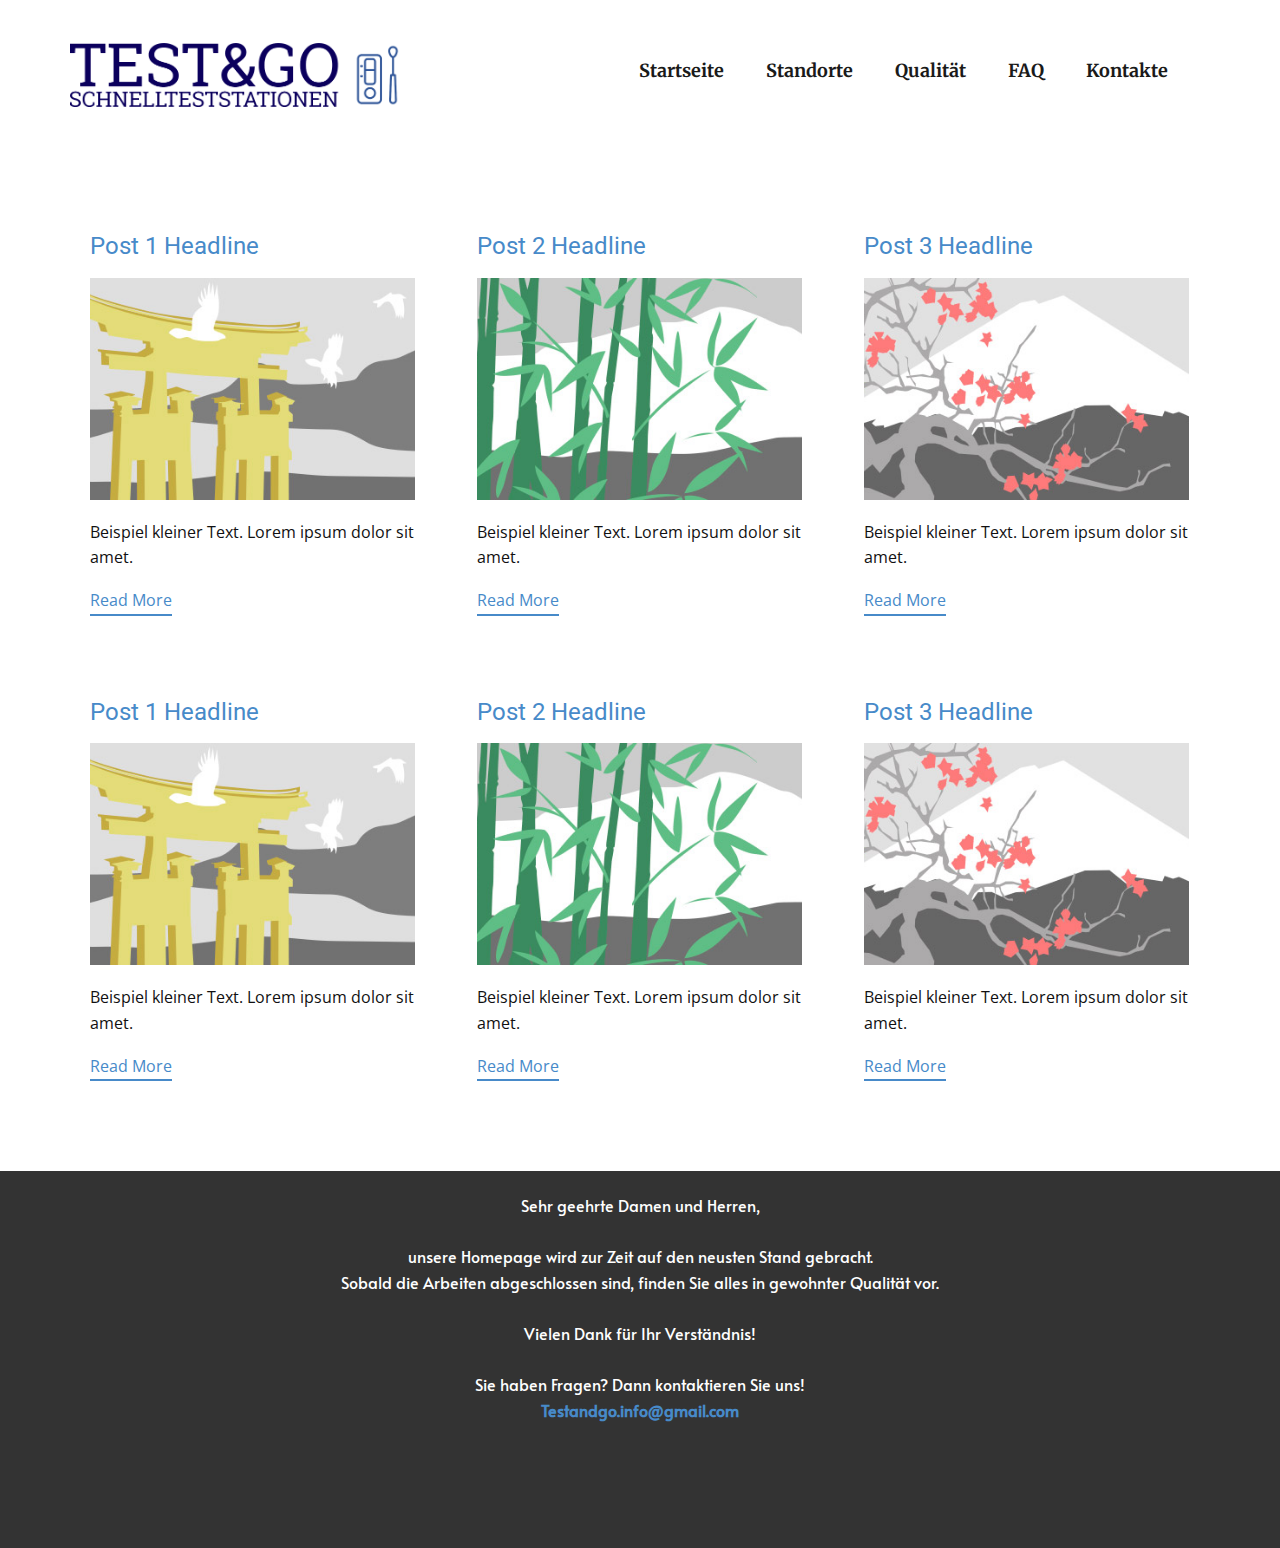
<file: testandgo/blog/blog.html>
<html style="font-size: 16px;" lang="de-DE"><head>
    <meta name="viewport" content="width=device-width, initial-scale=1.0">
    <meta charset="utf-8">
    <meta name="keywords" content="">
    <meta name="description" content="">
    <meta name="page_type" content="np-template-header-footer-from-plugin">
    <title>Blog Template</title>
    <link rel="stylesheet" href="../nicepage.css" media="screen">
<link rel="stylesheet" href="../Blog-Template.css" media="screen">
    <script class="u-script" type="text/javascript" src="../jquery.js" defer=""></script>
    <script class="u-script" type="text/javascript" src="../nicepage.js" defer=""></script>
    <meta name="generator" content="Nicepage 4.2.6, nicepage.com">
    <link id="u-theme-google-font" rel="stylesheet" href="https://fonts.googleapis.com/css?family=Roboto:100,100i,300,300i,400,400i,500,500i,700,700i,900,900i|Open+Sans:300,300i,400,400i,600,600i,700,700i,800,800i">
    <link id="u-page-google-font" rel="stylesheet" href="https://fonts.googleapis.com/css?family=Merriweather:300,300i,400,400i,700,700i,900,900i|Alata:400">
    
    
    <script type="application/ld+json">{
		"@context": "http://schema.org",
		"@type": "Organization",
		"name": "testandgo",
		"logo": "images/logo_large1.png"
}</script>
    <meta name="theme-color" content="#478ac9">
  </head>
  <body class="u-body"><header class="u-clearfix u-header u-header" id="sec-aacd"><div class="u-clearfix u-sheet u-sheet-1">
        <a href="https://nicepage.com" class="u-image u-logo u-image-1" data-image-width="1500" data-image-height="282">
          <img src="../images/logo_large1.png" class="u-logo-image u-logo-image-1">
        </a>
        <nav class="u-menu u-menu-dropdown u-offcanvas u-menu-1">
          <div class="menu-collapse u-custom-font u-font-merriweather" style="font-size: 1.125rem; letter-spacing: 0px; font-weight: 700;">
            <a class="u-button-style u-custom-active-border-color u-custom-active-color u-custom-border u-custom-border-color u-custom-borders u-custom-hover-border-color u-custom-hover-color u-custom-left-right-menu-spacing u-custom-padding-bottom u-custom-text-active-color u-custom-text-color u-custom-text-hover-color u-custom-top-bottom-menu-spacing u-nav-link u-text-active-palette-1-base u-text-hover-palette-2-base" href="#">
              <svg viewBox="0 0 24 24"><use xmlns:xlink="http://www.w3.org/1999/xlink" xlink:href="#menu-hamburger"></use></svg>
              <svg version="1.1" xmlns="http://www.w3.org/2000/svg" xmlns:xlink="http://www.w3.org/1999/xlink"><defs><symbol id="menu-hamburger" viewBox="0 0 16 16" style="width: 16px; height: 16px;"><rect y="1" width="16" height="2"></rect><rect y="7" width="16" height="2"></rect><rect y="13" width="16" height="2"></rect>
</symbol>
</defs></svg>
            </a>
          </div>
          <div class="u-custom-menu u-nav-container">
            <ul class="u-custom-font u-font-merriweather u-nav u-spacing-2 u-unstyled u-nav-1"><li class="u-nav-item"><a class="u-active-grey-5 u-border-active-palette-1-base u-border-hover-palette-1-light-1 u-button-style u-hover-grey-10 u-nav-link u-text-active-grey-90 u-text-grey-90 u-text-hover-grey-90" href="../Startseite.html" style="padding: 10px 20px;">Startseite</a>
</li><li class="u-nav-item"><a class="u-active-grey-5 u-border-active-palette-1-base u-border-hover-palette-1-light-1 u-button-style u-hover-grey-10 u-nav-link u-text-active-grey-90 u-text-grey-90 u-text-hover-grey-90" href="../Standorte.html" style="padding: 10px 20px;">Standorte</a>
</li><li class="u-nav-item"><a class="u-active-grey-5 u-border-active-palette-1-base u-border-hover-palette-1-light-1 u-button-style u-hover-grey-10 u-nav-link u-text-active-grey-90 u-text-grey-90 u-text-hover-grey-90" href="../Qualität.html" style="padding: 10px 20px;">Qualität</a>
</li><li class="u-nav-item"><a class="u-active-grey-5 u-border-active-palette-1-base u-border-hover-palette-1-light-1 u-button-style u-hover-grey-10 u-nav-link u-text-active-grey-90 u-text-grey-90 u-text-hover-grey-90" href="../FAQ.html" target="_blank" style="padding: 10px 20px;">FAQ</a>
</li><li class="u-nav-item"><a class="u-active-grey-5 u-border-active-palette-1-base u-border-hover-palette-1-light-1 u-button-style u-hover-grey-10 u-nav-link u-text-active-grey-90 u-text-grey-90 u-text-hover-grey-90" href="../Kontakte.html" style="padding: 10px 20px;">Kontakte</a>
</li></ul>
          </div>
          <div class="u-custom-menu u-nav-container-collapse">
            <div class="u-black u-container-style u-inner-container-layout u-opacity u-opacity-95 u-sidenav">
              <div class="u-inner-container-layout u-sidenav-overflow">
                <div class="u-menu-close"></div>
                <ul class="u-align-center u-nav u-popupmenu-items u-unstyled u-nav-2"><li class="u-nav-item"><a class="u-button-style u-nav-link" href="../Startseite.html" style="padding: 10px 20px;">Startseite</a>
</li><li class="u-nav-item"><a class="u-button-style u-nav-link" href="../Standorte.html" style="padding: 10px 20px;">Standorte</a>
</li><li class="u-nav-item"><a class="u-button-style u-nav-link" href="../Qualität.html" style="padding: 10px 20px;">Qualität</a>
</li><li class="u-nav-item"><a class="u-button-style u-nav-link" href="../FAQ.html" target="_blank" style="padding: 10px 20px;">FAQ</a>
</li><li class="u-nav-item"><a class="u-button-style u-nav-link" href="../Kontakte.html" style="padding: 10px 20px;">Kontakte</a>
</li></ul>
              </div>
            </div>
            <div class="u-black u-menu-overlay u-opacity u-opacity-70"></div>
          </div>
        </nav>
      </div></header>
    <section class="u-clearfix u-section-1" id="sec-83af">
      <div class="u-clearfix u-sheet u-valign-middle u-sheet-1"><!--blog--><!--blog_options_json--><!--{"type":"Recent","source":"","tags":"","count":""}--><!--/blog_options_json-->
        <div class="u-blog u-expanded-width u-repeater u-repeater-1"><!--blog_post-->
          <div class="u-blog-post u-container-style u-repeater-item u-white u-repeater-item-1">
            <div class="u-container-layout u-similar-container u-valign-top u-container-layout-1"><!--blog_post_header-->
              <h4 class="u-blog-control u-text u-text-1">
                <a class="u-post-header-link" href="../blog/post-5.html"><!--blog_post_header_content-->Post 1 Headline<!--/blog_post_header_content--></a>
              </h4><!--/blog_post_header--><!--blog_post_image-->
              <a class="u-post-header-link" href="../blog/post-5.html"><img alt="" class="u-blog-control u-expanded-width u-image u-image-default u-image-1" src="[data-uri]"></a><!--/blog_post_image--><!--blog_post_content-->
              <div class="u-blog-control u-post-content u-text u-text-2 fr-view">Beispiel kleiner Text. Lorem ipsum dolor sit amet.</div><!--/blog_post_content--><!--blog_post_readmore-->
              <a href="../blog/post-5.html" class="u-blog-control u-border-2 u-border-palette-1-base u-btn u-btn-rectangle u-button-style u-none u-btn-1"><!--blog_post_readmore_content--><!--options_json--><!--{"content":"Read More","defaultValue":"Weiterlesen"}--><!--/options_json-->Read More<!--/blog_post_readmore_content--></a><!--/blog_post_readmore-->
            </div>
          </div><div class="u-blog-post u-container-style u-repeater-item u-video-cover u-white">
            <div class="u-container-layout u-similar-container u-valign-top u-container-layout-2"><!--blog_post_header-->
              <h4 class="u-blog-control u-text u-text-3">
                <a class="u-post-header-link" href="../blog/post-4.html"><!--blog_post_header_content-->Post 2 Headline<!--/blog_post_header_content--></a>
              </h4><!--/blog_post_header--><!--blog_post_image-->
              <a class="u-post-header-link" href="../blog/post-4.html"><img alt="" class="u-blog-control u-expanded-width u-image u-image-default u-image-2" src="[data-uri]"></a><!--/blog_post_image--><!--blog_post_content-->
              <div class="u-blog-control u-post-content u-text u-text-4 fr-view">Beispiel kleiner Text. Lorem ipsum dolor sit amet.</div><!--/blog_post_content--><!--blog_post_readmore-->
              <a href="../blog/post-4.html" class="u-blog-control u-border-2 u-border-palette-1-base u-btn u-btn-rectangle u-button-style u-none u-btn-2"><!--blog_post_readmore_content--><!--options_json--><!--{"content":"Read More","defaultValue":"Weiterlesen"}--><!--/options_json-->Read More<!--/blog_post_readmore_content--></a><!--/blog_post_readmore-->
            </div>
          </div><div class="u-blog-post u-container-style u-repeater-item u-video-cover u-white">
            <div class="u-container-layout u-similar-container u-valign-top u-container-layout-3"><!--blog_post_header-->
              <h4 class="u-blog-control u-text u-text-5">
                <a class="u-post-header-link" href="../blog/post-3.html"><!--blog_post_header_content-->Post 3 Headline<!--/blog_post_header_content--></a>
              </h4><!--/blog_post_header--><!--blog_post_image-->
              <a class="u-post-header-link" href="../blog/post-3.html"><img alt="" class="u-blog-control u-expanded-width u-image u-image-default u-image-3" src="[data-uri]"></a><!--/blog_post_image--><!--blog_post_content-->
              <div class="u-blog-control u-post-content u-text u-text-6 fr-view">Beispiel kleiner Text. Lorem ipsum dolor sit amet.</div><!--/blog_post_content--><!--blog_post_readmore-->
              <a href="../blog/post-3.html" class="u-blog-control u-border-2 u-border-palette-1-base u-btn u-btn-rectangle u-button-style u-none u-btn-3"><!--blog_post_readmore_content--><!--options_json--><!--{"content":"Read More","defaultValue":"Weiterlesen"}--><!--/options_json-->Read More<!--/blog_post_readmore_content--></a><!--/blog_post_readmore-->
            </div>
          </div><div class="u-blog-post u-container-style u-repeater-item u-white u-repeater-item-1">
            <div class="u-container-layout u-similar-container u-valign-top u-container-layout-1"><!--blog_post_header-->
              <h4 class="u-blog-control u-text u-text-1">
                <a class="u-post-header-link" href="../blog/post-2.html"><!--blog_post_header_content-->Post 1 Headline<!--/blog_post_header_content--></a>
              </h4><!--/blog_post_header--><!--blog_post_image-->
              <a class="u-post-header-link" href="../blog/post-2.html"><img alt="" class="u-blog-control u-expanded-width u-image u-image-default u-image-1" src="[data-uri]"></a><!--/blog_post_image--><!--blog_post_content-->
              <div class="u-blog-control u-post-content u-text u-text-2 fr-view">Beispiel kleiner Text. Lorem ipsum dolor sit amet.</div><!--/blog_post_content--><!--blog_post_readmore-->
              <a href="../blog/post-2.html" class="u-blog-control u-border-2 u-border-palette-1-base u-btn u-btn-rectangle u-button-style u-none u-btn-1"><!--blog_post_readmore_content--><!--options_json--><!--{"content":"Read More","defaultValue":"Weiterlesen"}--><!--/options_json-->Read More<!--/blog_post_readmore_content--></a><!--/blog_post_readmore-->
            </div>
          </div><div class="u-blog-post u-container-style u-repeater-item u-video-cover u-white">
            <div class="u-container-layout u-similar-container u-valign-top u-container-layout-2"><!--blog_post_header-->
              <h4 class="u-blog-control u-text u-text-3">
                <a class="u-post-header-link" href="../blog/post-1.html"><!--blog_post_header_content-->Post 2 Headline<!--/blog_post_header_content--></a>
              </h4><!--/blog_post_header--><!--blog_post_image-->
              <a class="u-post-header-link" href="../blog/post-1.html"><img alt="" class="u-blog-control u-expanded-width u-image u-image-default u-image-2" src="[data-uri]"></a><!--/blog_post_image--><!--blog_post_content-->
              <div class="u-blog-control u-post-content u-text u-text-4 fr-view">Beispiel kleiner Text. Lorem ipsum dolor sit amet.</div><!--/blog_post_content--><!--blog_post_readmore-->
              <a href="../blog/post-1.html" class="u-blog-control u-border-2 u-border-palette-1-base u-btn u-btn-rectangle u-button-style u-none u-btn-2"><!--blog_post_readmore_content--><!--options_json--><!--{"content":"Read More","defaultValue":"Weiterlesen"}--><!--/options_json-->Read More<!--/blog_post_readmore_content--></a><!--/blog_post_readmore-->
            </div>
          </div><div class="u-blog-post u-container-style u-repeater-item u-video-cover u-white">
            <div class="u-container-layout u-similar-container u-valign-top u-container-layout-3"><!--blog_post_header-->
              <h4 class="u-blog-control u-text u-text-5">
                <a class="u-post-header-link" href="../blog/post.html"><!--blog_post_header_content-->Post 3 Headline<!--/blog_post_header_content--></a>
              </h4><!--/blog_post_header--><!--blog_post_image-->
              <a class="u-post-header-link" href="../blog/post.html"><img alt="" class="u-blog-control u-expanded-width u-image u-image-default u-image-3" src="[data-uri]"></a><!--/blog_post_image--><!--blog_post_content-->
              <div class="u-blog-control u-post-content u-text u-text-6 fr-view">Beispiel kleiner Text. Lorem ipsum dolor sit amet.</div><!--/blog_post_content--><!--blog_post_readmore-->
              <a href="../blog/post.html" class="u-blog-control u-border-2 u-border-palette-1-base u-btn u-btn-rectangle u-button-style u-none u-btn-3"><!--blog_post_readmore_content--><!--options_json--><!--{"content":"Read More","defaultValue":"Weiterlesen"}--><!--/options_json-->Read More<!--/blog_post_readmore_content--></a><!--/blog_post_readmore-->
            </div>
          </div><!--/blog_post--><!--blog_post-->
          <!--/blog_post--><!--blog_post-->
          <!--/blog_post-->
        </div><!--/blog-->
      </div>
    </section>
    
    
    <footer class="u-align-center u-clearfix u-footer u-grey-80 u-footer" id="sec-eef0"><div class="u-align-left u-clearfix u-sheet u-sheet-1">
        <p class="u-align-center u-custom-font u-text u-text-default u-text-1"> Sehr geehrte Damen und Herren, <br>
          <br>unsere Homepage wird zur Zeit auf den neusten Stand gebracht.<br>Sobald die Arbeiten abgeschlossen sind, finden Sie alles in gewohnter Qualität vor.<br>
          <br>Vielen Dank für Ihr Verständnis! <br>
          <br>Sie haben Fragen? Dann kontaktieren Sie uns!<br>
          <span style="font-weight: 700;">
            <a href="../mailto:Testandgo.info@gmail.com" class="u-active-none u-border-none u-btn u-button-link u-button-style u-hover-none u-none u-text-palette-1-base u-btn-1" target="_blank">Testandgo.info@gmail.com</a>
          </span>
        </p>
      </div></footer>
  
</body></html>
</file>
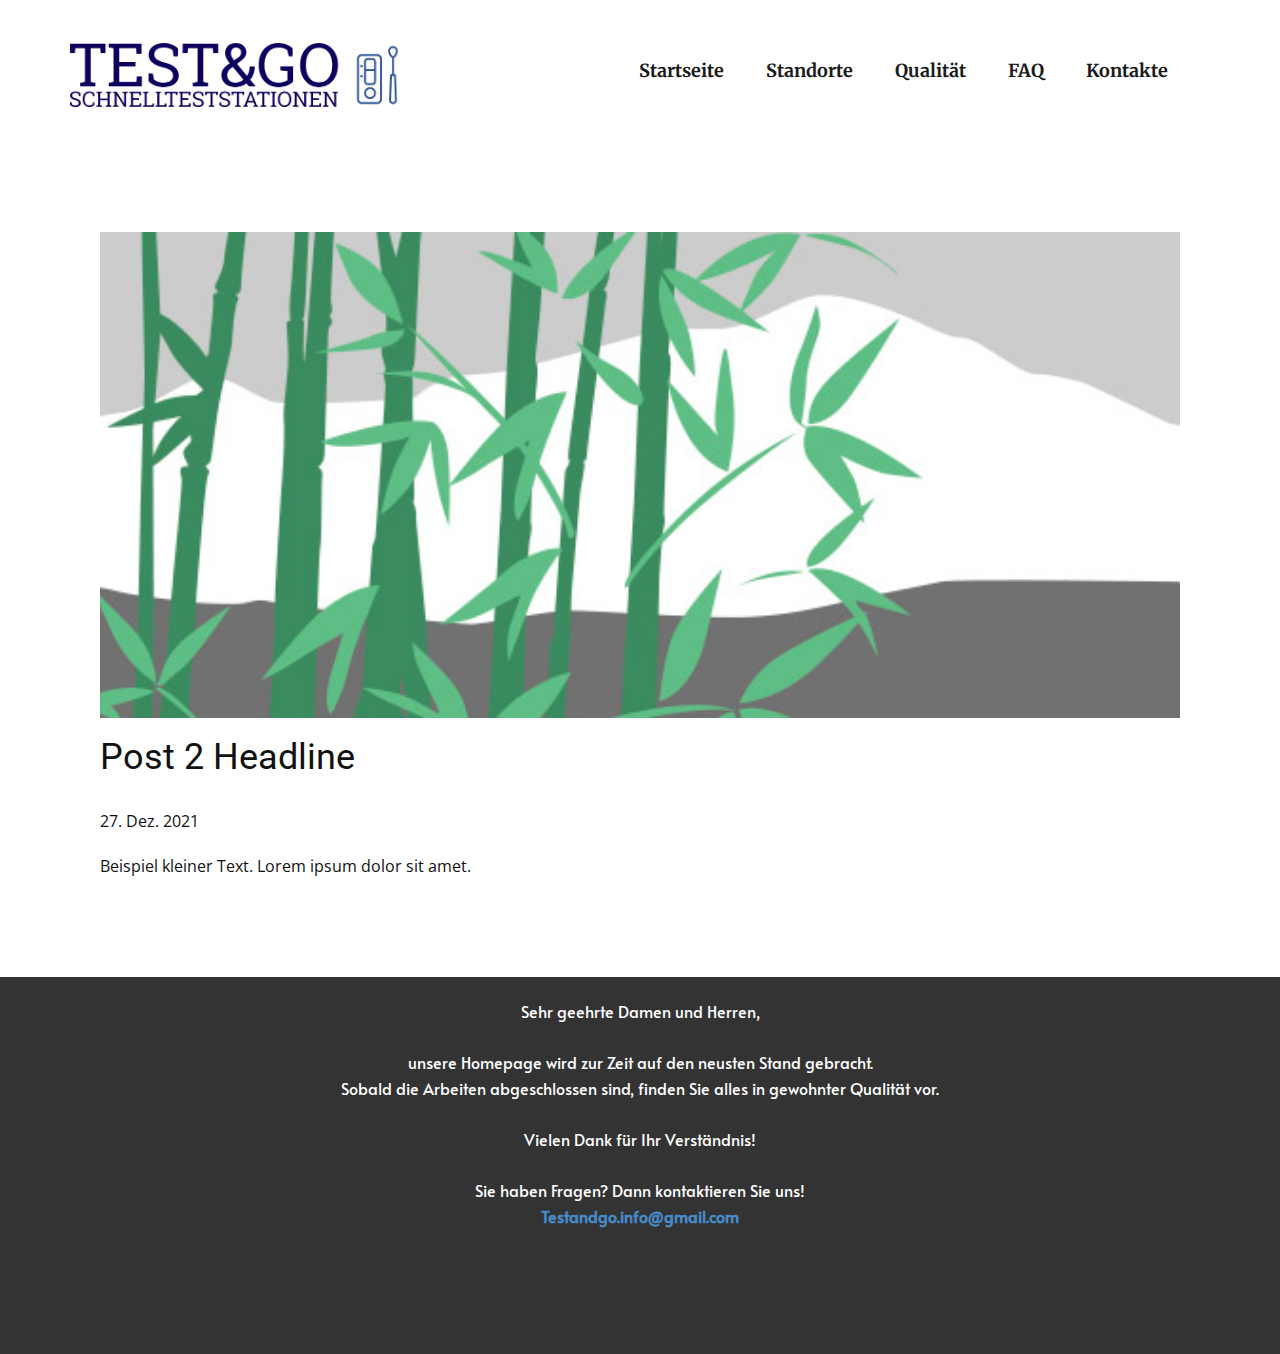
<file: testandgo/blog/post-1.html>
<!doctype html>
<html style="font-size: 16px;" lang="de-DE"><head>
    <meta name="viewport" content="width=device-width, initial-scale=1.0">
    <meta charset="utf-8">
    <meta name="keywords" content="Post 1 Headline">
    <meta name="description" content="">
    <meta name="page_type" content="np-template-header-footer-from-plugin">
    <title>Post 2 Headline</title>
    <link rel="stylesheet" href="../nicepage.css" media="screen">
<link rel="stylesheet" href="../Post-Template.css" media="screen">
    <script class="u-script" type="text/javascript" src="../jquery.js" defer=""></script>
    <script class="u-script" type="text/javascript" src="../nicepage.js" defer=""></script>
    <meta name="generator" content="Nicepage 4.2.6, nicepage.com">
    <link id="u-theme-google-font" rel="stylesheet" href="https://fonts.googleapis.com/css?family=Roboto:100,100i,300,300i,400,400i,500,500i,700,700i,900,900i|Open+Sans:300,300i,400,400i,600,600i,700,700i,800,800i">
    <link id="u-page-google-font" rel="stylesheet" href="https://fonts.googleapis.com/css?family=Merriweather:300,300i,400,400i,700,700i,900,900i|Alata:400">
    
    
    <script type="application/ld+json">{
		"@context": "http://schema.org",
		"@type": "Organization",
		"name": "testandgo",
		"logo": "images/logo_large1.png"
}</script>
    <meta name="theme-color" content="#478ac9">
  </head>
  <body class="u-body"><header class="u-clearfix u-header u-header" id="sec-aacd"><div class="u-clearfix u-sheet u-sheet-1">
        <a href="https://nicepage.com" class="u-image u-logo u-image-1" data-image-width="1500" data-image-height="282">
          <img src="../images/logo_large1.png" class="u-logo-image u-logo-image-1">
        </a>
        <nav class="u-menu u-menu-dropdown u-offcanvas u-menu-1">
          <div class="menu-collapse u-custom-font u-font-merriweather" style="font-size: 1.125rem; letter-spacing: 0px; font-weight: 700;">
            <a class="u-button-style u-custom-active-border-color u-custom-active-color u-custom-border u-custom-border-color u-custom-borders u-custom-hover-border-color u-custom-hover-color u-custom-left-right-menu-spacing u-custom-padding-bottom u-custom-text-active-color u-custom-text-color u-custom-text-hover-color u-custom-top-bottom-menu-spacing u-nav-link u-text-active-palette-1-base u-text-hover-palette-2-base" href="#">
              <svg viewBox="0 0 24 24"><use xmlns:xlink="http://www.w3.org/1999/xlink" xlink:href="#menu-hamburger"></use></svg>
              <svg version="1.1" xmlns="http://www.w3.org/2000/svg" xmlns:xlink="http://www.w3.org/1999/xlink"><defs><symbol id="menu-hamburger" viewBox="0 0 16 16" style="width: 16px; height: 16px;"><rect y="1" width="16" height="2"></rect><rect y="7" width="16" height="2"></rect><rect y="13" width="16" height="2"></rect>
</symbol>
</defs></svg>
            </a>
          </div>
          <div class="u-custom-menu u-nav-container">
            <ul class="u-custom-font u-font-merriweather u-nav u-spacing-2 u-unstyled u-nav-1"><li class="u-nav-item"><a class="u-active-grey-5 u-border-active-palette-1-base u-border-hover-palette-1-light-1 u-button-style u-hover-grey-10 u-nav-link u-text-active-grey-90 u-text-grey-90 u-text-hover-grey-90" href="../Startseite.html" style="padding: 10px 20px;">Startseite</a>
</li><li class="u-nav-item"><a class="u-active-grey-5 u-border-active-palette-1-base u-border-hover-palette-1-light-1 u-button-style u-hover-grey-10 u-nav-link u-text-active-grey-90 u-text-grey-90 u-text-hover-grey-90" href="../Standorte.html" style="padding: 10px 20px;">Standorte</a>
</li><li class="u-nav-item"><a class="u-active-grey-5 u-border-active-palette-1-base u-border-hover-palette-1-light-1 u-button-style u-hover-grey-10 u-nav-link u-text-active-grey-90 u-text-grey-90 u-text-hover-grey-90" href="../Qualität.html" style="padding: 10px 20px;">Qualität</a>
</li><li class="u-nav-item"><a class="u-active-grey-5 u-border-active-palette-1-base u-border-hover-palette-1-light-1 u-button-style u-hover-grey-10 u-nav-link u-text-active-grey-90 u-text-grey-90 u-text-hover-grey-90" href="../FAQ.html" target="_blank" style="padding: 10px 20px;">FAQ</a>
</li><li class="u-nav-item"><a class="u-active-grey-5 u-border-active-palette-1-base u-border-hover-palette-1-light-1 u-button-style u-hover-grey-10 u-nav-link u-text-active-grey-90 u-text-grey-90 u-text-hover-grey-90" href="../Kontakte.html" style="padding: 10px 20px;">Kontakte</a>
</li></ul>
          </div>
          <div class="u-custom-menu u-nav-container-collapse">
            <div class="u-black u-container-style u-inner-container-layout u-opacity u-opacity-95 u-sidenav">
              <div class="u-inner-container-layout u-sidenav-overflow">
                <div class="u-menu-close"></div>
                <ul class="u-align-center u-nav u-popupmenu-items u-unstyled u-nav-2"><li class="u-nav-item"><a class="u-button-style u-nav-link" href="../Startseite.html" style="padding: 10px 20px;">Startseite</a>
</li><li class="u-nav-item"><a class="u-button-style u-nav-link" href="../Standorte.html" style="padding: 10px 20px;">Standorte</a>
</li><li class="u-nav-item"><a class="u-button-style u-nav-link" href="../Qualität.html" style="padding: 10px 20px;">Qualität</a>
</li><li class="u-nav-item"><a class="u-button-style u-nav-link" href="../FAQ.html" target="_blank" style="padding: 10px 20px;">FAQ</a>
</li><li class="u-nav-item"><a class="u-button-style u-nav-link" href="../Kontakte.html" style="padding: 10px 20px;">Kontakte</a>
</li></ul>
              </div>
            </div>
            <div class="u-black u-menu-overlay u-opacity u-opacity-70"></div>
          </div>
        </nav>
      </div></header>
    <section class="u-align-center u-clearfix u-section-1" id="sec-97dc">
      <div class="u-clearfix u-sheet u-valign-middle-md u-valign-middle-sm u-valign-middle-xs u-sheet-1"><!--post_details--><!--post_details_options_json--><!--{"source":""}--><!--/post_details_options_json--><!--blog_post-->
        <div class="u-container-style u-expanded-width u-post-details u-post-details-1">
          <div class="u-container-layout u-valign-middle u-container-layout-1"><!--blog_post_image-->
            <img alt="" class="u-blog-control u-expanded-width u-image u-image-default u-image-1" src="[data-uri]"><!--/blog_post_image--><!--blog_post_header-->
            <h2 class="u-blog-control u-text u-text-1">Post 2 Headline</h2><!--/blog_post_header--><!--blog_post_metadata-->
            <div class="u-blog-control u-metadata u-metadata-1"><!--blog_post_metadata_date-->
              <span class="u-meta-date u-meta-icon">27. Dez. 2021</span><!--/blog_post_metadata_date--><!--blog_post_metadata_category-->
              <!--/blog_post_metadata_category--><!--blog_post_metadata_comments-->
              <!--/blog_post_metadata_comments-->
            </div><!--/blog_post_metadata--><!--blog_post_content-->
            <div class="u-align-justify u-blog-control u-post-content u-text u-text-2 fr-view">
  Beispiel kleiner Text. Lorem ipsum dolor sit amet.
  </div><!--/blog_post_content-->
          </div>
        </div><!--/blog_post--><!--/post_details-->
      </div>
    </section>
    
    
    <footer class="u-align-center u-clearfix u-footer u-grey-80 u-footer" id="sec-eef0"><div class="u-align-left u-clearfix u-sheet u-sheet-1">
        <p class="u-align-center u-custom-font u-text u-text-default u-text-1"> Sehr geehrte Damen und Herren, <br>
          <br>unsere Homepage wird zur Zeit auf den neusten Stand gebracht.<br>Sobald die Arbeiten abgeschlossen sind, finden Sie alles in gewohnter Qualität vor.<br>
          <br>Vielen Dank für Ihr Verständnis! <br>
          <br>Sie haben Fragen? Dann kontaktieren Sie uns!<br>
          <span style="font-weight: 700;">
            <a href="../mailto:Testandgo.info@gmail.com" class="u-active-none u-border-none u-btn u-button-link u-button-style u-hover-none u-none u-text-palette-1-base u-btn-1" target="_blank">Testandgo.info@gmail.com</a>
          </span>
        </p>
      </div></footer>
  
</body></html>
</file>
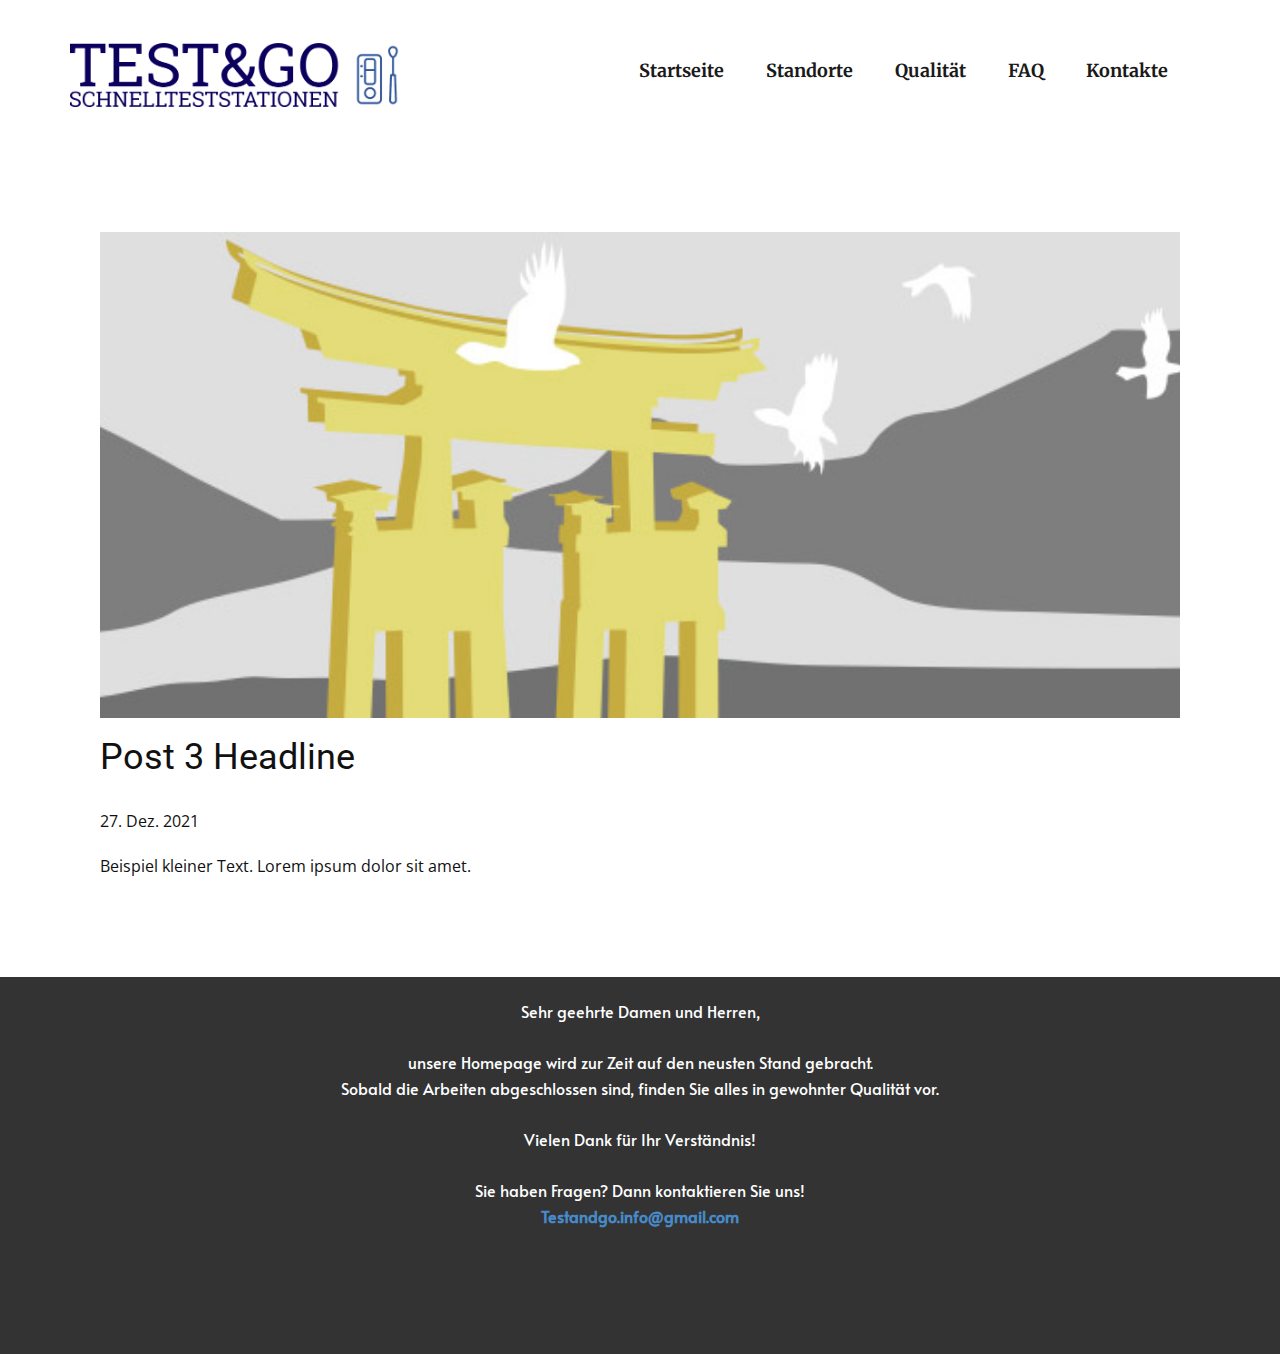
<file: testandgo/blog/post-2.html>
<!doctype html>
<html style="font-size: 16px;" lang="de-DE"><head>
    <meta name="viewport" content="width=device-width, initial-scale=1.0">
    <meta charset="utf-8">
    <meta name="keywords" content="Post 1 Headline">
    <meta name="description" content="">
    <meta name="page_type" content="np-template-header-footer-from-plugin">
    <title>Post 3 Headline</title>
    <link rel="stylesheet" href="../nicepage.css" media="screen">
<link rel="stylesheet" href="../Post-Template.css" media="screen">
    <script class="u-script" type="text/javascript" src="../jquery.js" defer=""></script>
    <script class="u-script" type="text/javascript" src="../nicepage.js" defer=""></script>
    <meta name="generator" content="Nicepage 4.2.6, nicepage.com">
    <link id="u-theme-google-font" rel="stylesheet" href="https://fonts.googleapis.com/css?family=Roboto:100,100i,300,300i,400,400i,500,500i,700,700i,900,900i|Open+Sans:300,300i,400,400i,600,600i,700,700i,800,800i">
    <link id="u-page-google-font" rel="stylesheet" href="https://fonts.googleapis.com/css?family=Merriweather:300,300i,400,400i,700,700i,900,900i|Alata:400">
    
    
    <script type="application/ld+json">{
		"@context": "http://schema.org",
		"@type": "Organization",
		"name": "testandgo",
		"logo": "images/logo_large1.png"
}</script>
    <meta name="theme-color" content="#478ac9">
  </head>
  <body class="u-body"><header class="u-clearfix u-header u-header" id="sec-aacd"><div class="u-clearfix u-sheet u-sheet-1">
        <a href="https://nicepage.com" class="u-image u-logo u-image-1" data-image-width="1500" data-image-height="282">
          <img src="../images/logo_large1.png" class="u-logo-image u-logo-image-1">
        </a>
        <nav class="u-menu u-menu-dropdown u-offcanvas u-menu-1">
          <div class="menu-collapse u-custom-font u-font-merriweather" style="font-size: 1.125rem; letter-spacing: 0px; font-weight: 700;">
            <a class="u-button-style u-custom-active-border-color u-custom-active-color u-custom-border u-custom-border-color u-custom-borders u-custom-hover-border-color u-custom-hover-color u-custom-left-right-menu-spacing u-custom-padding-bottom u-custom-text-active-color u-custom-text-color u-custom-text-hover-color u-custom-top-bottom-menu-spacing u-nav-link u-text-active-palette-1-base u-text-hover-palette-2-base" href="#">
              <svg viewBox="0 0 24 24"><use xmlns:xlink="http://www.w3.org/1999/xlink" xlink:href="#menu-hamburger"></use></svg>
              <svg version="1.1" xmlns="http://www.w3.org/2000/svg" xmlns:xlink="http://www.w3.org/1999/xlink"><defs><symbol id="menu-hamburger" viewBox="0 0 16 16" style="width: 16px; height: 16px;"><rect y="1" width="16" height="2"></rect><rect y="7" width="16" height="2"></rect><rect y="13" width="16" height="2"></rect>
</symbol>
</defs></svg>
            </a>
          </div>
          <div class="u-custom-menu u-nav-container">
            <ul class="u-custom-font u-font-merriweather u-nav u-spacing-2 u-unstyled u-nav-1"><li class="u-nav-item"><a class="u-active-grey-5 u-border-active-palette-1-base u-border-hover-palette-1-light-1 u-button-style u-hover-grey-10 u-nav-link u-text-active-grey-90 u-text-grey-90 u-text-hover-grey-90" href="../Startseite.html" style="padding: 10px 20px;">Startseite</a>
</li><li class="u-nav-item"><a class="u-active-grey-5 u-border-active-palette-1-base u-border-hover-palette-1-light-1 u-button-style u-hover-grey-10 u-nav-link u-text-active-grey-90 u-text-grey-90 u-text-hover-grey-90" href="../Standorte.html" style="padding: 10px 20px;">Standorte</a>
</li><li class="u-nav-item"><a class="u-active-grey-5 u-border-active-palette-1-base u-border-hover-palette-1-light-1 u-button-style u-hover-grey-10 u-nav-link u-text-active-grey-90 u-text-grey-90 u-text-hover-grey-90" href="../Qualität.html" style="padding: 10px 20px;">Qualität</a>
</li><li class="u-nav-item"><a class="u-active-grey-5 u-border-active-palette-1-base u-border-hover-palette-1-light-1 u-button-style u-hover-grey-10 u-nav-link u-text-active-grey-90 u-text-grey-90 u-text-hover-grey-90" href="../FAQ.html" target="_blank" style="padding: 10px 20px;">FAQ</a>
</li><li class="u-nav-item"><a class="u-active-grey-5 u-border-active-palette-1-base u-border-hover-palette-1-light-1 u-button-style u-hover-grey-10 u-nav-link u-text-active-grey-90 u-text-grey-90 u-text-hover-grey-90" href="../Kontakte.html" style="padding: 10px 20px;">Kontakte</a>
</li></ul>
          </div>
          <div class="u-custom-menu u-nav-container-collapse">
            <div class="u-black u-container-style u-inner-container-layout u-opacity u-opacity-95 u-sidenav">
              <div class="u-inner-container-layout u-sidenav-overflow">
                <div class="u-menu-close"></div>
                <ul class="u-align-center u-nav u-popupmenu-items u-unstyled u-nav-2"><li class="u-nav-item"><a class="u-button-style u-nav-link" href="../Startseite.html" style="padding: 10px 20px;">Startseite</a>
</li><li class="u-nav-item"><a class="u-button-style u-nav-link" href="../Standorte.html" style="padding: 10px 20px;">Standorte</a>
</li><li class="u-nav-item"><a class="u-button-style u-nav-link" href="../Qualität.html" style="padding: 10px 20px;">Qualität</a>
</li><li class="u-nav-item"><a class="u-button-style u-nav-link" href="../FAQ.html" target="_blank" style="padding: 10px 20px;">FAQ</a>
</li><li class="u-nav-item"><a class="u-button-style u-nav-link" href="../Kontakte.html" style="padding: 10px 20px;">Kontakte</a>
</li></ul>
              </div>
            </div>
            <div class="u-black u-menu-overlay u-opacity u-opacity-70"></div>
          </div>
        </nav>
      </div></header>
    <section class="u-align-center u-clearfix u-section-1" id="sec-97dc">
      <div class="u-clearfix u-sheet u-valign-middle-md u-valign-middle-sm u-valign-middle-xs u-sheet-1"><!--post_details--><!--post_details_options_json--><!--{"source":""}--><!--/post_details_options_json--><!--blog_post-->
        <div class="u-container-style u-expanded-width u-post-details u-post-details-1">
          <div class="u-container-layout u-valign-middle u-container-layout-1"><!--blog_post_image-->
            <img alt="" class="u-blog-control u-expanded-width u-image u-image-default u-image-1" src="[data-uri]"><!--/blog_post_image--><!--blog_post_header-->
            <h2 class="u-blog-control u-text u-text-1">Post 3 Headline</h2><!--/blog_post_header--><!--blog_post_metadata-->
            <div class="u-blog-control u-metadata u-metadata-1"><!--blog_post_metadata_date-->
              <span class="u-meta-date u-meta-icon">27. Dez. 2021</span><!--/blog_post_metadata_date--><!--blog_post_metadata_category-->
              <!--/blog_post_metadata_category--><!--blog_post_metadata_comments-->
              <!--/blog_post_metadata_comments-->
            </div><!--/blog_post_metadata--><!--blog_post_content-->
            <div class="u-align-justify u-blog-control u-post-content u-text u-text-2 fr-view">
  Beispiel kleiner Text. Lorem ipsum dolor sit amet.
  </div><!--/blog_post_content-->
          </div>
        </div><!--/blog_post--><!--/post_details-->
      </div>
    </section>
    
    
    <footer class="u-align-center u-clearfix u-footer u-grey-80 u-footer" id="sec-eef0"><div class="u-align-left u-clearfix u-sheet u-sheet-1">
        <p class="u-align-center u-custom-font u-text u-text-default u-text-1"> Sehr geehrte Damen und Herren, <br>
          <br>unsere Homepage wird zur Zeit auf den neusten Stand gebracht.<br>Sobald die Arbeiten abgeschlossen sind, finden Sie alles in gewohnter Qualität vor.<br>
          <br>Vielen Dank für Ihr Verständnis! <br>
          <br>Sie haben Fragen? Dann kontaktieren Sie uns!<br>
          <span style="font-weight: 700;">
            <a href="../mailto:Testandgo.info@gmail.com" class="u-active-none u-border-none u-btn u-button-link u-button-style u-hover-none u-none u-text-palette-1-base u-btn-1" target="_blank">Testandgo.info@gmail.com</a>
          </span>
        </p>
      </div></footer>
  
</body></html>
</file>
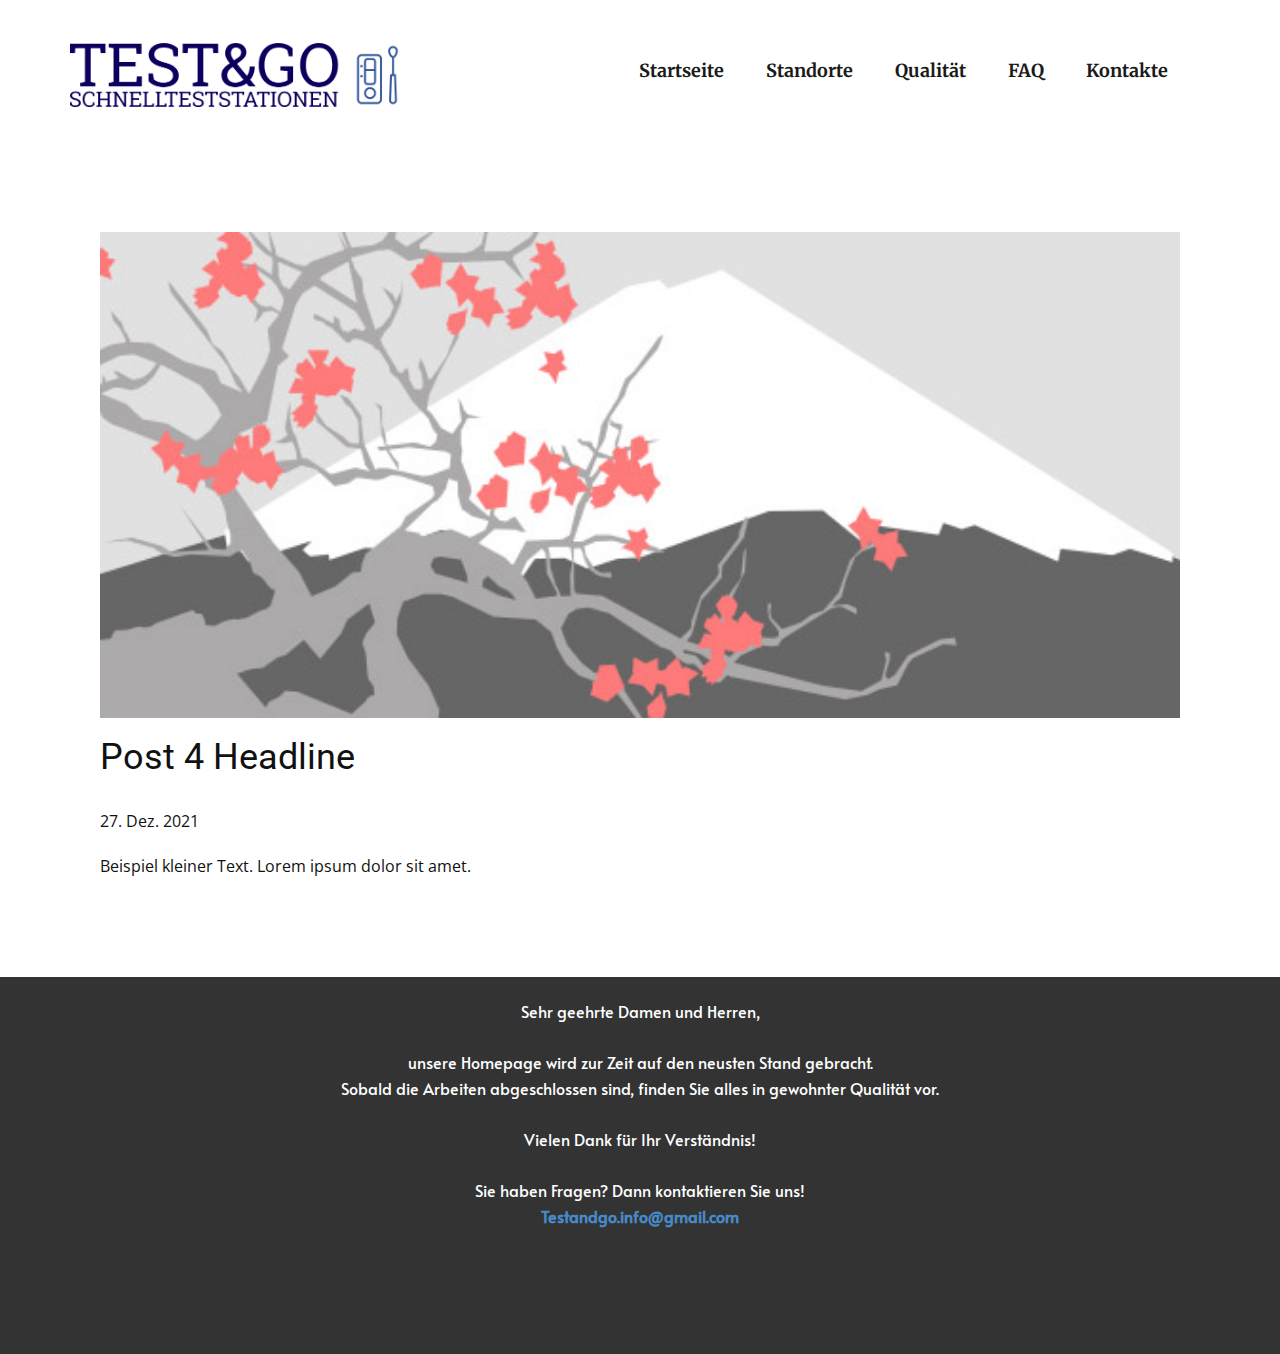
<file: testandgo/blog/post-3.html>
<!doctype html>
<html style="font-size: 16px;" lang="de-DE"><head>
    <meta name="viewport" content="width=device-width, initial-scale=1.0">
    <meta charset="utf-8">
    <meta name="keywords" content="Post 1 Headline">
    <meta name="description" content="">
    <meta name="page_type" content="np-template-header-footer-from-plugin">
    <title>Post 4 Headline</title>
    <link rel="stylesheet" href="../nicepage.css" media="screen">
<link rel="stylesheet" href="../Post-Template.css" media="screen">
    <script class="u-script" type="text/javascript" src="../jquery.js" defer=""></script>
    <script class="u-script" type="text/javascript" src="../nicepage.js" defer=""></script>
    <meta name="generator" content="Nicepage 4.2.6, nicepage.com">
    <link id="u-theme-google-font" rel="stylesheet" href="https://fonts.googleapis.com/css?family=Roboto:100,100i,300,300i,400,400i,500,500i,700,700i,900,900i|Open+Sans:300,300i,400,400i,600,600i,700,700i,800,800i">
    <link id="u-page-google-font" rel="stylesheet" href="https://fonts.googleapis.com/css?family=Merriweather:300,300i,400,400i,700,700i,900,900i|Alata:400">
    
    
    <script type="application/ld+json">{
		"@context": "http://schema.org",
		"@type": "Organization",
		"name": "testandgo",
		"logo": "images/logo_large1.png"
}</script>
    <meta name="theme-color" content="#478ac9">
  </head>
  <body class="u-body"><header class="u-clearfix u-header u-header" id="sec-aacd"><div class="u-clearfix u-sheet u-sheet-1">
        <a href="https://nicepage.com" class="u-image u-logo u-image-1" data-image-width="1500" data-image-height="282">
          <img src="../images/logo_large1.png" class="u-logo-image u-logo-image-1">
        </a>
        <nav class="u-menu u-menu-dropdown u-offcanvas u-menu-1">
          <div class="menu-collapse u-custom-font u-font-merriweather" style="font-size: 1.125rem; letter-spacing: 0px; font-weight: 700;">
            <a class="u-button-style u-custom-active-border-color u-custom-active-color u-custom-border u-custom-border-color u-custom-borders u-custom-hover-border-color u-custom-hover-color u-custom-left-right-menu-spacing u-custom-padding-bottom u-custom-text-active-color u-custom-text-color u-custom-text-hover-color u-custom-top-bottom-menu-spacing u-nav-link u-text-active-palette-1-base u-text-hover-palette-2-base" href="#">
              <svg viewBox="0 0 24 24"><use xmlns:xlink="http://www.w3.org/1999/xlink" xlink:href="#menu-hamburger"></use></svg>
              <svg version="1.1" xmlns="http://www.w3.org/2000/svg" xmlns:xlink="http://www.w3.org/1999/xlink"><defs><symbol id="menu-hamburger" viewBox="0 0 16 16" style="width: 16px; height: 16px;"><rect y="1" width="16" height="2"></rect><rect y="7" width="16" height="2"></rect><rect y="13" width="16" height="2"></rect>
</symbol>
</defs></svg>
            </a>
          </div>
          <div class="u-custom-menu u-nav-container">
            <ul class="u-custom-font u-font-merriweather u-nav u-spacing-2 u-unstyled u-nav-1"><li class="u-nav-item"><a class="u-active-grey-5 u-border-active-palette-1-base u-border-hover-palette-1-light-1 u-button-style u-hover-grey-10 u-nav-link u-text-active-grey-90 u-text-grey-90 u-text-hover-grey-90" href="../Startseite.html" style="padding: 10px 20px;">Startseite</a>
</li><li class="u-nav-item"><a class="u-active-grey-5 u-border-active-palette-1-base u-border-hover-palette-1-light-1 u-button-style u-hover-grey-10 u-nav-link u-text-active-grey-90 u-text-grey-90 u-text-hover-grey-90" href="../Standorte.html" style="padding: 10px 20px;">Standorte</a>
</li><li class="u-nav-item"><a class="u-active-grey-5 u-border-active-palette-1-base u-border-hover-palette-1-light-1 u-button-style u-hover-grey-10 u-nav-link u-text-active-grey-90 u-text-grey-90 u-text-hover-grey-90" href="../Qualität.html" style="padding: 10px 20px;">Qualität</a>
</li><li class="u-nav-item"><a class="u-active-grey-5 u-border-active-palette-1-base u-border-hover-palette-1-light-1 u-button-style u-hover-grey-10 u-nav-link u-text-active-grey-90 u-text-grey-90 u-text-hover-grey-90" href="../FAQ.html" target="_blank" style="padding: 10px 20px;">FAQ</a>
</li><li class="u-nav-item"><a class="u-active-grey-5 u-border-active-palette-1-base u-border-hover-palette-1-light-1 u-button-style u-hover-grey-10 u-nav-link u-text-active-grey-90 u-text-grey-90 u-text-hover-grey-90" href="../Kontakte.html" style="padding: 10px 20px;">Kontakte</a>
</li></ul>
          </div>
          <div class="u-custom-menu u-nav-container-collapse">
            <div class="u-black u-container-style u-inner-container-layout u-opacity u-opacity-95 u-sidenav">
              <div class="u-inner-container-layout u-sidenav-overflow">
                <div class="u-menu-close"></div>
                <ul class="u-align-center u-nav u-popupmenu-items u-unstyled u-nav-2"><li class="u-nav-item"><a class="u-button-style u-nav-link" href="../Startseite.html" style="padding: 10px 20px;">Startseite</a>
</li><li class="u-nav-item"><a class="u-button-style u-nav-link" href="../Standorte.html" style="padding: 10px 20px;">Standorte</a>
</li><li class="u-nav-item"><a class="u-button-style u-nav-link" href="../Qualität.html" style="padding: 10px 20px;">Qualität</a>
</li><li class="u-nav-item"><a class="u-button-style u-nav-link" href="../FAQ.html" target="_blank" style="padding: 10px 20px;">FAQ</a>
</li><li class="u-nav-item"><a class="u-button-style u-nav-link" href="../Kontakte.html" style="padding: 10px 20px;">Kontakte</a>
</li></ul>
              </div>
            </div>
            <div class="u-black u-menu-overlay u-opacity u-opacity-70"></div>
          </div>
        </nav>
      </div></header>
    <section class="u-align-center u-clearfix u-section-1" id="sec-97dc">
      <div class="u-clearfix u-sheet u-valign-middle-md u-valign-middle-sm u-valign-middle-xs u-sheet-1"><!--post_details--><!--post_details_options_json--><!--{"source":""}--><!--/post_details_options_json--><!--blog_post-->
        <div class="u-container-style u-expanded-width u-post-details u-post-details-1">
          <div class="u-container-layout u-valign-middle u-container-layout-1"><!--blog_post_image-->
            <img alt="" class="u-blog-control u-expanded-width u-image u-image-default u-image-1" src="[data-uri]"><!--/blog_post_image--><!--blog_post_header-->
            <h2 class="u-blog-control u-text u-text-1">Post 4 Headline</h2><!--/blog_post_header--><!--blog_post_metadata-->
            <div class="u-blog-control u-metadata u-metadata-1"><!--blog_post_metadata_date-->
              <span class="u-meta-date u-meta-icon">27. Dez. 2021</span><!--/blog_post_metadata_date--><!--blog_post_metadata_category-->
              <!--/blog_post_metadata_category--><!--blog_post_metadata_comments-->
              <!--/blog_post_metadata_comments-->
            </div><!--/blog_post_metadata--><!--blog_post_content-->
            <div class="u-align-justify u-blog-control u-post-content u-text u-text-2 fr-view">
  Beispiel kleiner Text. Lorem ipsum dolor sit amet.
  </div><!--/blog_post_content-->
          </div>
        </div><!--/blog_post--><!--/post_details-->
      </div>
    </section>
    
    
    <footer class="u-align-center u-clearfix u-footer u-grey-80 u-footer" id="sec-eef0"><div class="u-align-left u-clearfix u-sheet u-sheet-1">
        <p class="u-align-center u-custom-font u-text u-text-default u-text-1"> Sehr geehrte Damen und Herren, <br>
          <br>unsere Homepage wird zur Zeit auf den neusten Stand gebracht.<br>Sobald die Arbeiten abgeschlossen sind, finden Sie alles in gewohnter Qualität vor.<br>
          <br>Vielen Dank für Ihr Verständnis! <br>
          <br>Sie haben Fragen? Dann kontaktieren Sie uns!<br>
          <span style="font-weight: 700;">
            <a href="../mailto:Testandgo.info@gmail.com" class="u-active-none u-border-none u-btn u-button-link u-button-style u-hover-none u-none u-text-palette-1-base u-btn-1" target="_blank">Testandgo.info@gmail.com</a>
          </span>
        </p>
      </div></footer>
  
</body></html>
</file>
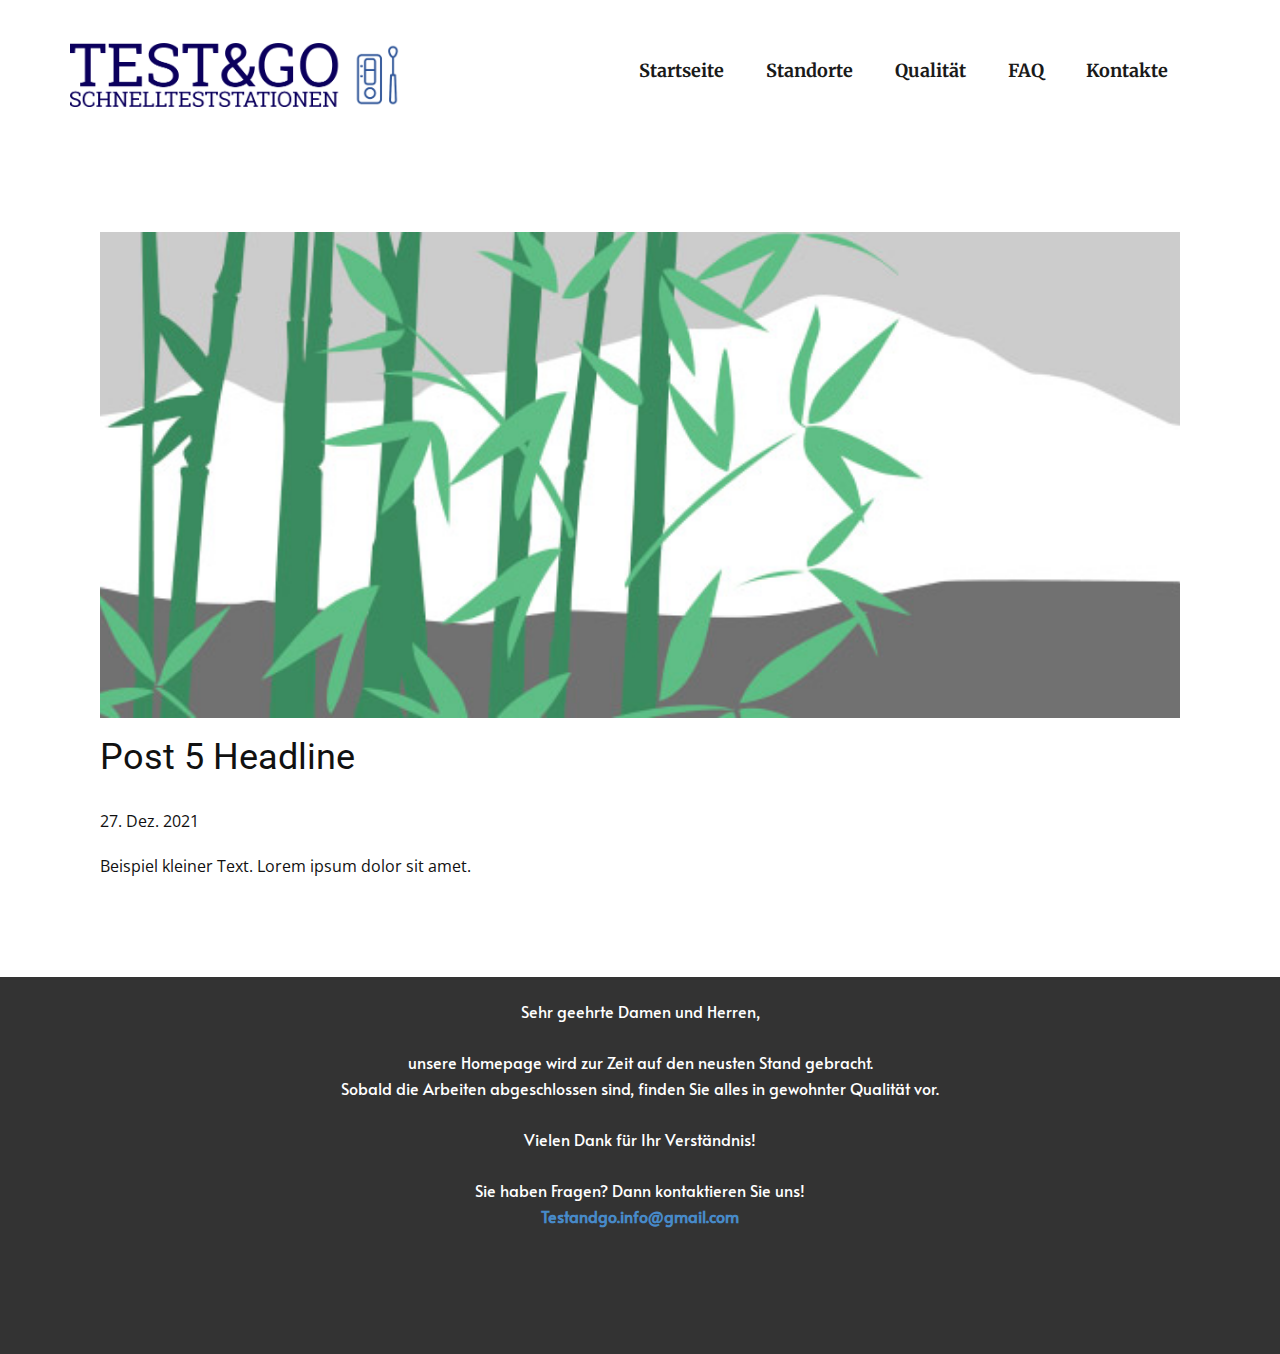
<file: testandgo/blog/post-4.html>
<!doctype html>
<html style="font-size: 16px;" lang="de-DE"><head>
    <meta name="viewport" content="width=device-width, initial-scale=1.0">
    <meta charset="utf-8">
    <meta name="keywords" content="Post 1 Headline">
    <meta name="description" content="">
    <meta name="page_type" content="np-template-header-footer-from-plugin">
    <title>Post 5 Headline</title>
    <link rel="stylesheet" href="../nicepage.css" media="screen">
<link rel="stylesheet" href="../Post-Template.css" media="screen">
    <script class="u-script" type="text/javascript" src="../jquery.js" defer=""></script>
    <script class="u-script" type="text/javascript" src="../nicepage.js" defer=""></script>
    <meta name="generator" content="Nicepage 4.2.6, nicepage.com">
    <link id="u-theme-google-font" rel="stylesheet" href="https://fonts.googleapis.com/css?family=Roboto:100,100i,300,300i,400,400i,500,500i,700,700i,900,900i|Open+Sans:300,300i,400,400i,600,600i,700,700i,800,800i">
    <link id="u-page-google-font" rel="stylesheet" href="https://fonts.googleapis.com/css?family=Merriweather:300,300i,400,400i,700,700i,900,900i|Alata:400">
    
    
    <script type="application/ld+json">{
		"@context": "http://schema.org",
		"@type": "Organization",
		"name": "testandgo",
		"logo": "images/logo_large1.png"
}</script>
    <meta name="theme-color" content="#478ac9">
  </head>
  <body class="u-body"><header class="u-clearfix u-header u-header" id="sec-aacd"><div class="u-clearfix u-sheet u-sheet-1">
        <a href="https://nicepage.com" class="u-image u-logo u-image-1" data-image-width="1500" data-image-height="282">
          <img src="../images/logo_large1.png" class="u-logo-image u-logo-image-1">
        </a>
        <nav class="u-menu u-menu-dropdown u-offcanvas u-menu-1">
          <div class="menu-collapse u-custom-font u-font-merriweather" style="font-size: 1.125rem; letter-spacing: 0px; font-weight: 700;">
            <a class="u-button-style u-custom-active-border-color u-custom-active-color u-custom-border u-custom-border-color u-custom-borders u-custom-hover-border-color u-custom-hover-color u-custom-left-right-menu-spacing u-custom-padding-bottom u-custom-text-active-color u-custom-text-color u-custom-text-hover-color u-custom-top-bottom-menu-spacing u-nav-link u-text-active-palette-1-base u-text-hover-palette-2-base" href="#">
              <svg viewBox="0 0 24 24"><use xmlns:xlink="http://www.w3.org/1999/xlink" xlink:href="#menu-hamburger"></use></svg>
              <svg version="1.1" xmlns="http://www.w3.org/2000/svg" xmlns:xlink="http://www.w3.org/1999/xlink"><defs><symbol id="menu-hamburger" viewBox="0 0 16 16" style="width: 16px; height: 16px;"><rect y="1" width="16" height="2"></rect><rect y="7" width="16" height="2"></rect><rect y="13" width="16" height="2"></rect>
</symbol>
</defs></svg>
            </a>
          </div>
          <div class="u-custom-menu u-nav-container">
            <ul class="u-custom-font u-font-merriweather u-nav u-spacing-2 u-unstyled u-nav-1"><li class="u-nav-item"><a class="u-active-grey-5 u-border-active-palette-1-base u-border-hover-palette-1-light-1 u-button-style u-hover-grey-10 u-nav-link u-text-active-grey-90 u-text-grey-90 u-text-hover-grey-90" href="../Startseite.html" style="padding: 10px 20px;">Startseite</a>
</li><li class="u-nav-item"><a class="u-active-grey-5 u-border-active-palette-1-base u-border-hover-palette-1-light-1 u-button-style u-hover-grey-10 u-nav-link u-text-active-grey-90 u-text-grey-90 u-text-hover-grey-90" href="../Standorte.html" style="padding: 10px 20px;">Standorte</a>
</li><li class="u-nav-item"><a class="u-active-grey-5 u-border-active-palette-1-base u-border-hover-palette-1-light-1 u-button-style u-hover-grey-10 u-nav-link u-text-active-grey-90 u-text-grey-90 u-text-hover-grey-90" href="../Qualität.html" style="padding: 10px 20px;">Qualität</a>
</li><li class="u-nav-item"><a class="u-active-grey-5 u-border-active-palette-1-base u-border-hover-palette-1-light-1 u-button-style u-hover-grey-10 u-nav-link u-text-active-grey-90 u-text-grey-90 u-text-hover-grey-90" href="../FAQ.html" target="_blank" style="padding: 10px 20px;">FAQ</a>
</li><li class="u-nav-item"><a class="u-active-grey-5 u-border-active-palette-1-base u-border-hover-palette-1-light-1 u-button-style u-hover-grey-10 u-nav-link u-text-active-grey-90 u-text-grey-90 u-text-hover-grey-90" href="../Kontakte.html" style="padding: 10px 20px;">Kontakte</a>
</li></ul>
          </div>
          <div class="u-custom-menu u-nav-container-collapse">
            <div class="u-black u-container-style u-inner-container-layout u-opacity u-opacity-95 u-sidenav">
              <div class="u-inner-container-layout u-sidenav-overflow">
                <div class="u-menu-close"></div>
                <ul class="u-align-center u-nav u-popupmenu-items u-unstyled u-nav-2"><li class="u-nav-item"><a class="u-button-style u-nav-link" href="../Startseite.html" style="padding: 10px 20px;">Startseite</a>
</li><li class="u-nav-item"><a class="u-button-style u-nav-link" href="../Standorte.html" style="padding: 10px 20px;">Standorte</a>
</li><li class="u-nav-item"><a class="u-button-style u-nav-link" href="../Qualität.html" style="padding: 10px 20px;">Qualität</a>
</li><li class="u-nav-item"><a class="u-button-style u-nav-link" href="../FAQ.html" target="_blank" style="padding: 10px 20px;">FAQ</a>
</li><li class="u-nav-item"><a class="u-button-style u-nav-link" href="../Kontakte.html" style="padding: 10px 20px;">Kontakte</a>
</li></ul>
              </div>
            </div>
            <div class="u-black u-menu-overlay u-opacity u-opacity-70"></div>
          </div>
        </nav>
      </div></header>
    <section class="u-align-center u-clearfix u-section-1" id="sec-97dc">
      <div class="u-clearfix u-sheet u-valign-middle-md u-valign-middle-sm u-valign-middle-xs u-sheet-1"><!--post_details--><!--post_details_options_json--><!--{"source":""}--><!--/post_details_options_json--><!--blog_post-->
        <div class="u-container-style u-expanded-width u-post-details u-post-details-1">
          <div class="u-container-layout u-valign-middle u-container-layout-1"><!--blog_post_image-->
            <img alt="" class="u-blog-control u-expanded-width u-image u-image-default u-image-1" src="[data-uri]"><!--/blog_post_image--><!--blog_post_header-->
            <h2 class="u-blog-control u-text u-text-1">Post 5 Headline</h2><!--/blog_post_header--><!--blog_post_metadata-->
            <div class="u-blog-control u-metadata u-metadata-1"><!--blog_post_metadata_date-->
              <span class="u-meta-date u-meta-icon">27. Dez. 2021</span><!--/blog_post_metadata_date--><!--blog_post_metadata_category-->
              <!--/blog_post_metadata_category--><!--blog_post_metadata_comments-->
              <!--/blog_post_metadata_comments-->
            </div><!--/blog_post_metadata--><!--blog_post_content-->
            <div class="u-align-justify u-blog-control u-post-content u-text u-text-2 fr-view">
  Beispiel kleiner Text. Lorem ipsum dolor sit amet.
  </div><!--/blog_post_content-->
          </div>
        </div><!--/blog_post--><!--/post_details-->
      </div>
    </section>
    
    
    <footer class="u-align-center u-clearfix u-footer u-grey-80 u-footer" id="sec-eef0"><div class="u-align-left u-clearfix u-sheet u-sheet-1">
        <p class="u-align-center u-custom-font u-text u-text-default u-text-1"> Sehr geehrte Damen und Herren, <br>
          <br>unsere Homepage wird zur Zeit auf den neusten Stand gebracht.<br>Sobald die Arbeiten abgeschlossen sind, finden Sie alles in gewohnter Qualität vor.<br>
          <br>Vielen Dank für Ihr Verständnis! <br>
          <br>Sie haben Fragen? Dann kontaktieren Sie uns!<br>
          <span style="font-weight: 700;">
            <a href="../mailto:Testandgo.info@gmail.com" class="u-active-none u-border-none u-btn u-button-link u-button-style u-hover-none u-none u-text-palette-1-base u-btn-1" target="_blank">Testandgo.info@gmail.com</a>
          </span>
        </p>
      </div></footer>
  
</body></html>
</file>
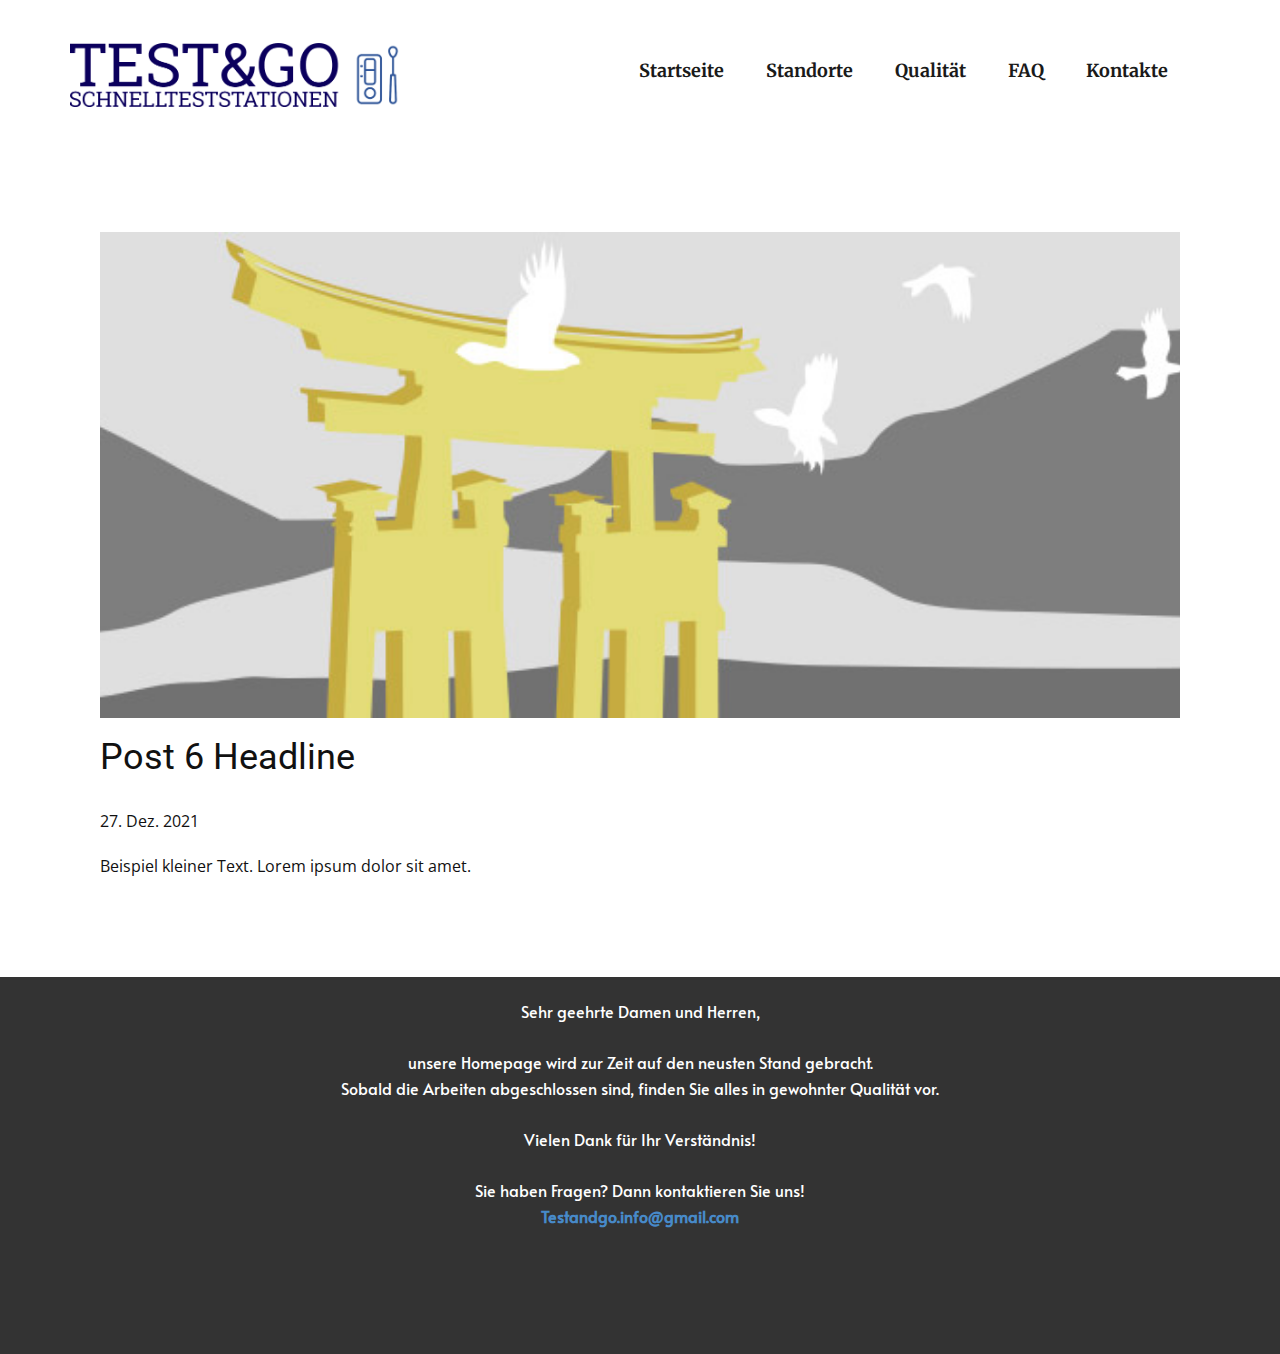
<file: testandgo/blog/post-5.html>
<!doctype html>
<html style="font-size: 16px;" lang="de-DE"><head>
    <meta name="viewport" content="width=device-width, initial-scale=1.0">
    <meta charset="utf-8">
    <meta name="keywords" content="Post 1 Headline">
    <meta name="description" content="">
    <meta name="page_type" content="np-template-header-footer-from-plugin">
    <title>Post 6 Headline</title>
    <link rel="stylesheet" href="../nicepage.css" media="screen">
<link rel="stylesheet" href="../Post-Template.css" media="screen">
    <script class="u-script" type="text/javascript" src="../jquery.js" defer=""></script>
    <script class="u-script" type="text/javascript" src="../nicepage.js" defer=""></script>
    <meta name="generator" content="Nicepage 4.2.6, nicepage.com">
    <link id="u-theme-google-font" rel="stylesheet" href="https://fonts.googleapis.com/css?family=Roboto:100,100i,300,300i,400,400i,500,500i,700,700i,900,900i|Open+Sans:300,300i,400,400i,600,600i,700,700i,800,800i">
    <link id="u-page-google-font" rel="stylesheet" href="https://fonts.googleapis.com/css?family=Merriweather:300,300i,400,400i,700,700i,900,900i|Alata:400">
    
    
    <script type="application/ld+json">{
		"@context": "http://schema.org",
		"@type": "Organization",
		"name": "testandgo",
		"logo": "images/logo_large1.png"
}</script>
    <meta name="theme-color" content="#478ac9">
  </head>
  <body class="u-body"><header class="u-clearfix u-header u-header" id="sec-aacd"><div class="u-clearfix u-sheet u-sheet-1">
        <a href="https://nicepage.com" class="u-image u-logo u-image-1" data-image-width="1500" data-image-height="282">
          <img src="../images/logo_large1.png" class="u-logo-image u-logo-image-1">
        </a>
        <nav class="u-menu u-menu-dropdown u-offcanvas u-menu-1">
          <div class="menu-collapse u-custom-font u-font-merriweather" style="font-size: 1.125rem; letter-spacing: 0px; font-weight: 700;">
            <a class="u-button-style u-custom-active-border-color u-custom-active-color u-custom-border u-custom-border-color u-custom-borders u-custom-hover-border-color u-custom-hover-color u-custom-left-right-menu-spacing u-custom-padding-bottom u-custom-text-active-color u-custom-text-color u-custom-text-hover-color u-custom-top-bottom-menu-spacing u-nav-link u-text-active-palette-1-base u-text-hover-palette-2-base" href="#">
              <svg viewBox="0 0 24 24"><use xmlns:xlink="http://www.w3.org/1999/xlink" xlink:href="#menu-hamburger"></use></svg>
              <svg version="1.1" xmlns="http://www.w3.org/2000/svg" xmlns:xlink="http://www.w3.org/1999/xlink"><defs><symbol id="menu-hamburger" viewBox="0 0 16 16" style="width: 16px; height: 16px;"><rect y="1" width="16" height="2"></rect><rect y="7" width="16" height="2"></rect><rect y="13" width="16" height="2"></rect>
</symbol>
</defs></svg>
            </a>
          </div>
          <div class="u-custom-menu u-nav-container">
            <ul class="u-custom-font u-font-merriweather u-nav u-spacing-2 u-unstyled u-nav-1"><li class="u-nav-item"><a class="u-active-grey-5 u-border-active-palette-1-base u-border-hover-palette-1-light-1 u-button-style u-hover-grey-10 u-nav-link u-text-active-grey-90 u-text-grey-90 u-text-hover-grey-90" href="../Startseite.html" style="padding: 10px 20px;">Startseite</a>
</li><li class="u-nav-item"><a class="u-active-grey-5 u-border-active-palette-1-base u-border-hover-palette-1-light-1 u-button-style u-hover-grey-10 u-nav-link u-text-active-grey-90 u-text-grey-90 u-text-hover-grey-90" href="../Standorte.html" style="padding: 10px 20px;">Standorte</a>
</li><li class="u-nav-item"><a class="u-active-grey-5 u-border-active-palette-1-base u-border-hover-palette-1-light-1 u-button-style u-hover-grey-10 u-nav-link u-text-active-grey-90 u-text-grey-90 u-text-hover-grey-90" href="../Qualität.html" style="padding: 10px 20px;">Qualität</a>
</li><li class="u-nav-item"><a class="u-active-grey-5 u-border-active-palette-1-base u-border-hover-palette-1-light-1 u-button-style u-hover-grey-10 u-nav-link u-text-active-grey-90 u-text-grey-90 u-text-hover-grey-90" href="../FAQ.html" target="_blank" style="padding: 10px 20px;">FAQ</a>
</li><li class="u-nav-item"><a class="u-active-grey-5 u-border-active-palette-1-base u-border-hover-palette-1-light-1 u-button-style u-hover-grey-10 u-nav-link u-text-active-grey-90 u-text-grey-90 u-text-hover-grey-90" href="../Kontakte.html" style="padding: 10px 20px;">Kontakte</a>
</li></ul>
          </div>
          <div class="u-custom-menu u-nav-container-collapse">
            <div class="u-black u-container-style u-inner-container-layout u-opacity u-opacity-95 u-sidenav">
              <div class="u-inner-container-layout u-sidenav-overflow">
                <div class="u-menu-close"></div>
                <ul class="u-align-center u-nav u-popupmenu-items u-unstyled u-nav-2"><li class="u-nav-item"><a class="u-button-style u-nav-link" href="../Startseite.html" style="padding: 10px 20px;">Startseite</a>
</li><li class="u-nav-item"><a class="u-button-style u-nav-link" href="../Standorte.html" style="padding: 10px 20px;">Standorte</a>
</li><li class="u-nav-item"><a class="u-button-style u-nav-link" href="../Qualität.html" style="padding: 10px 20px;">Qualität</a>
</li><li class="u-nav-item"><a class="u-button-style u-nav-link" href="../FAQ.html" target="_blank" style="padding: 10px 20px;">FAQ</a>
</li><li class="u-nav-item"><a class="u-button-style u-nav-link" href="../Kontakte.html" style="padding: 10px 20px;">Kontakte</a>
</li></ul>
              </div>
            </div>
            <div class="u-black u-menu-overlay u-opacity u-opacity-70"></div>
          </div>
        </nav>
      </div></header>
    <section class="u-align-center u-clearfix u-section-1" id="sec-97dc">
      <div class="u-clearfix u-sheet u-valign-middle-md u-valign-middle-sm u-valign-middle-xs u-sheet-1"><!--post_details--><!--post_details_options_json--><!--{"source":""}--><!--/post_details_options_json--><!--blog_post-->
        <div class="u-container-style u-expanded-width u-post-details u-post-details-1">
          <div class="u-container-layout u-valign-middle u-container-layout-1"><!--blog_post_image-->
            <img alt="" class="u-blog-control u-expanded-width u-image u-image-default u-image-1" src="[data-uri]"><!--/blog_post_image--><!--blog_post_header-->
            <h2 class="u-blog-control u-text u-text-1">Post 6 Headline</h2><!--/blog_post_header--><!--blog_post_metadata-->
            <div class="u-blog-control u-metadata u-metadata-1"><!--blog_post_metadata_date-->
              <span class="u-meta-date u-meta-icon">27. Dez. 2021</span><!--/blog_post_metadata_date--><!--blog_post_metadata_category-->
              <!--/blog_post_metadata_category--><!--blog_post_metadata_comments-->
              <!--/blog_post_metadata_comments-->
            </div><!--/blog_post_metadata--><!--blog_post_content-->
            <div class="u-align-justify u-blog-control u-post-content u-text u-text-2 fr-view">
  Beispiel kleiner Text. Lorem ipsum dolor sit amet.
  </div><!--/blog_post_content-->
          </div>
        </div><!--/blog_post--><!--/post_details-->
      </div>
    </section>
    
    
    <footer class="u-align-center u-clearfix u-footer u-grey-80 u-footer" id="sec-eef0"><div class="u-align-left u-clearfix u-sheet u-sheet-1">
        <p class="u-align-center u-custom-font u-text u-text-default u-text-1"> Sehr geehrte Damen und Herren, <br>
          <br>unsere Homepage wird zur Zeit auf den neusten Stand gebracht.<br>Sobald die Arbeiten abgeschlossen sind, finden Sie alles in gewohnter Qualität vor.<br>
          <br>Vielen Dank für Ihr Verständnis! <br>
          <br>Sie haben Fragen? Dann kontaktieren Sie uns!<br>
          <span style="font-weight: 700;">
            <a href="../mailto:Testandgo.info@gmail.com" class="u-active-none u-border-none u-btn u-button-link u-button-style u-hover-none u-none u-text-palette-1-base u-btn-1" target="_blank">Testandgo.info@gmail.com</a>
          </span>
        </p>
      </div></footer>
  
</body></html>
</file>
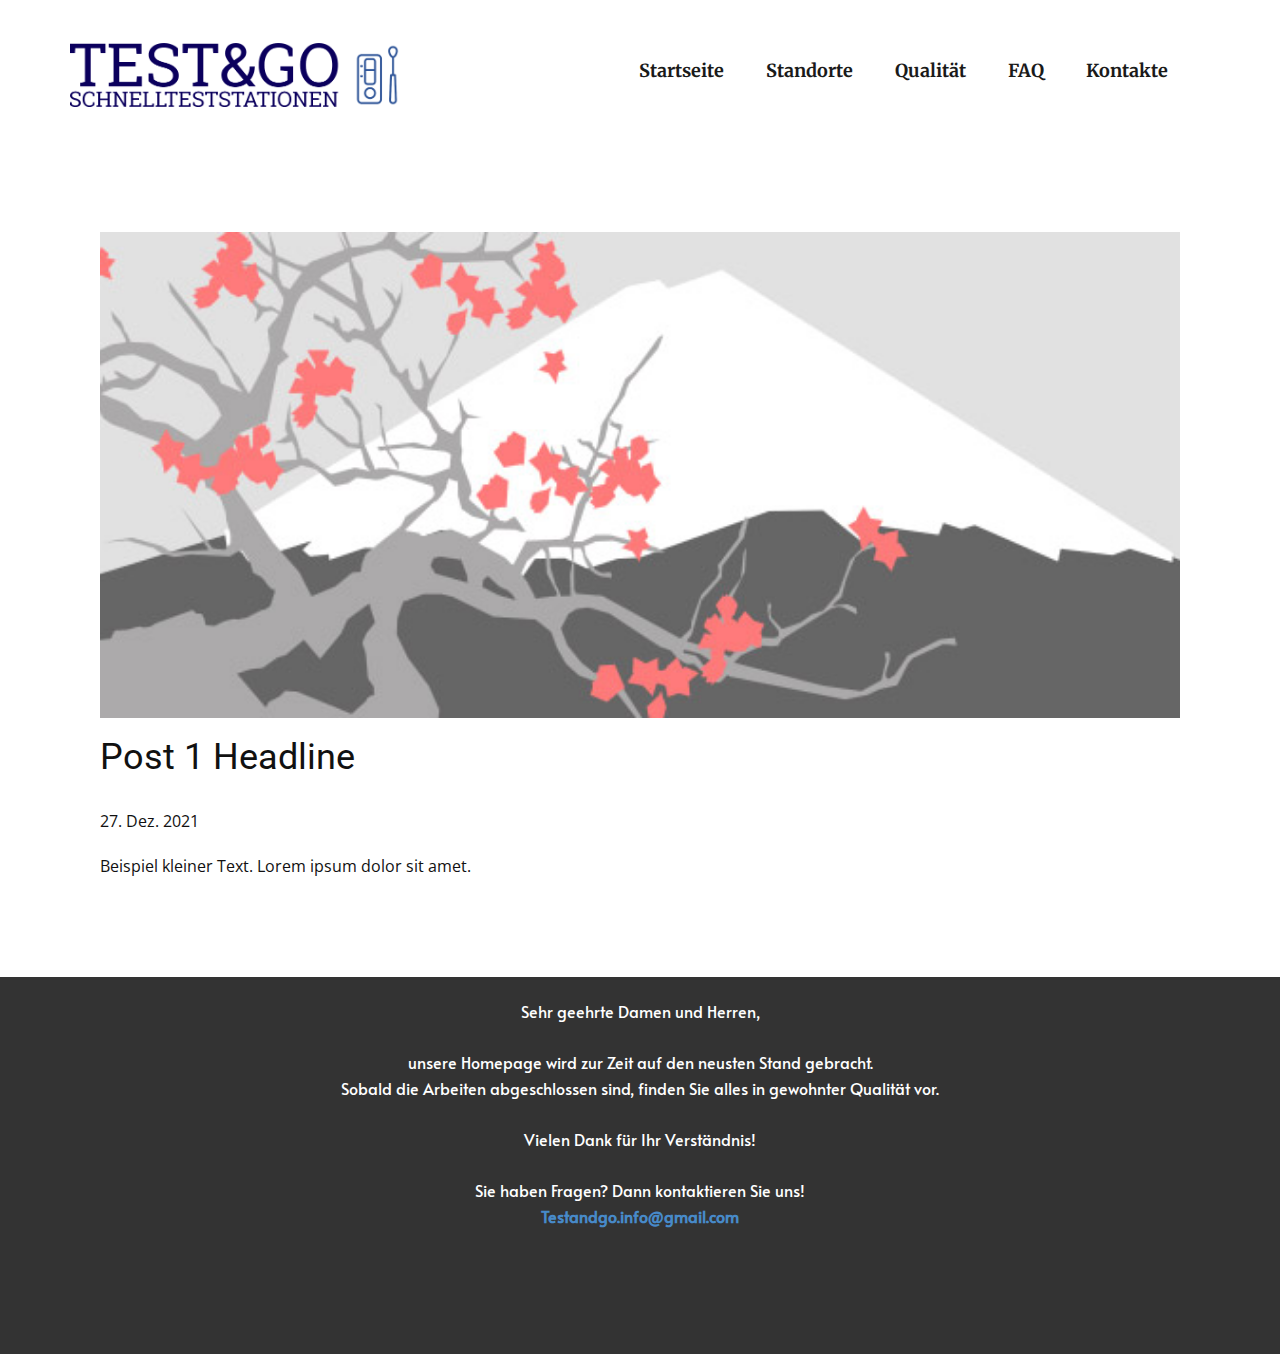
<file: testandgo/blog/post.html>
<!doctype html>
<html style="font-size: 16px;" lang="de-DE"><head>
    <meta name="viewport" content="width=device-width, initial-scale=1.0">
    <meta charset="utf-8">
    <meta name="keywords" content="Post 1 Headline">
    <meta name="description" content="">
    <meta name="page_type" content="np-template-header-footer-from-plugin">
    <title>Post 1 Headline</title>
    <link rel="stylesheet" href="../nicepage.css" media="screen">
<link rel="stylesheet" href="../Post-Template.css" media="screen">
    <script class="u-script" type="text/javascript" src="../jquery.js" defer=""></script>
    <script class="u-script" type="text/javascript" src="../nicepage.js" defer=""></script>
    <meta name="generator" content="Nicepage 4.2.6, nicepage.com">
    <link id="u-theme-google-font" rel="stylesheet" href="https://fonts.googleapis.com/css?family=Roboto:100,100i,300,300i,400,400i,500,500i,700,700i,900,900i|Open+Sans:300,300i,400,400i,600,600i,700,700i,800,800i">
    <link id="u-page-google-font" rel="stylesheet" href="https://fonts.googleapis.com/css?family=Merriweather:300,300i,400,400i,700,700i,900,900i|Alata:400">
    
    
    <script type="application/ld+json">{
		"@context": "http://schema.org",
		"@type": "Organization",
		"name": "testandgo",
		"logo": "images/logo_large1.png"
}</script>
    <meta name="theme-color" content="#478ac9">
  </head>
  <body class="u-body"><header class="u-clearfix u-header u-header" id="sec-aacd"><div class="u-clearfix u-sheet u-sheet-1">
        <a href="https://nicepage.com" class="u-image u-logo u-image-1" data-image-width="1500" data-image-height="282">
          <img src="../images/logo_large1.png" class="u-logo-image u-logo-image-1">
        </a>
        <nav class="u-menu u-menu-dropdown u-offcanvas u-menu-1">
          <div class="menu-collapse u-custom-font u-font-merriweather" style="font-size: 1.125rem; letter-spacing: 0px; font-weight: 700;">
            <a class="u-button-style u-custom-active-border-color u-custom-active-color u-custom-border u-custom-border-color u-custom-borders u-custom-hover-border-color u-custom-hover-color u-custom-left-right-menu-spacing u-custom-padding-bottom u-custom-text-active-color u-custom-text-color u-custom-text-hover-color u-custom-top-bottom-menu-spacing u-nav-link u-text-active-palette-1-base u-text-hover-palette-2-base" href="#">
              <svg viewBox="0 0 24 24"><use xmlns:xlink="http://www.w3.org/1999/xlink" xlink:href="#menu-hamburger"></use></svg>
              <svg version="1.1" xmlns="http://www.w3.org/2000/svg" xmlns:xlink="http://www.w3.org/1999/xlink"><defs><symbol id="menu-hamburger" viewBox="0 0 16 16" style="width: 16px; height: 16px;"><rect y="1" width="16" height="2"></rect><rect y="7" width="16" height="2"></rect><rect y="13" width="16" height="2"></rect>
</symbol>
</defs></svg>
            </a>
          </div>
          <div class="u-custom-menu u-nav-container">
            <ul class="u-custom-font u-font-merriweather u-nav u-spacing-2 u-unstyled u-nav-1"><li class="u-nav-item"><a class="u-active-grey-5 u-border-active-palette-1-base u-border-hover-palette-1-light-1 u-button-style u-hover-grey-10 u-nav-link u-text-active-grey-90 u-text-grey-90 u-text-hover-grey-90" href="../Startseite.html" style="padding: 10px 20px;">Startseite</a>
</li><li class="u-nav-item"><a class="u-active-grey-5 u-border-active-palette-1-base u-border-hover-palette-1-light-1 u-button-style u-hover-grey-10 u-nav-link u-text-active-grey-90 u-text-grey-90 u-text-hover-grey-90" href="../Standorte.html" style="padding: 10px 20px;">Standorte</a>
</li><li class="u-nav-item"><a class="u-active-grey-5 u-border-active-palette-1-base u-border-hover-palette-1-light-1 u-button-style u-hover-grey-10 u-nav-link u-text-active-grey-90 u-text-grey-90 u-text-hover-grey-90" href="../Qualität.html" style="padding: 10px 20px;">Qualität</a>
</li><li class="u-nav-item"><a class="u-active-grey-5 u-border-active-palette-1-base u-border-hover-palette-1-light-1 u-button-style u-hover-grey-10 u-nav-link u-text-active-grey-90 u-text-grey-90 u-text-hover-grey-90" href="../FAQ.html" target="_blank" style="padding: 10px 20px;">FAQ</a>
</li><li class="u-nav-item"><a class="u-active-grey-5 u-border-active-palette-1-base u-border-hover-palette-1-light-1 u-button-style u-hover-grey-10 u-nav-link u-text-active-grey-90 u-text-grey-90 u-text-hover-grey-90" href="../Kontakte.html" style="padding: 10px 20px;">Kontakte</a>
</li></ul>
          </div>
          <div class="u-custom-menu u-nav-container-collapse">
            <div class="u-black u-container-style u-inner-container-layout u-opacity u-opacity-95 u-sidenav">
              <div class="u-inner-container-layout u-sidenav-overflow">
                <div class="u-menu-close"></div>
                <ul class="u-align-center u-nav u-popupmenu-items u-unstyled u-nav-2"><li class="u-nav-item"><a class="u-button-style u-nav-link" href="../Startseite.html" style="padding: 10px 20px;">Startseite</a>
</li><li class="u-nav-item"><a class="u-button-style u-nav-link" href="../Standorte.html" style="padding: 10px 20px;">Standorte</a>
</li><li class="u-nav-item"><a class="u-button-style u-nav-link" href="../Qualität.html" style="padding: 10px 20px;">Qualität</a>
</li><li class="u-nav-item"><a class="u-button-style u-nav-link" href="../FAQ.html" target="_blank" style="padding: 10px 20px;">FAQ</a>
</li><li class="u-nav-item"><a class="u-button-style u-nav-link" href="../Kontakte.html" style="padding: 10px 20px;">Kontakte</a>
</li></ul>
              </div>
            </div>
            <div class="u-black u-menu-overlay u-opacity u-opacity-70"></div>
          </div>
        </nav>
      </div></header>
    <section class="u-align-center u-clearfix u-section-1" id="sec-97dc">
      <div class="u-clearfix u-sheet u-valign-middle-md u-valign-middle-sm u-valign-middle-xs u-sheet-1"><!--post_details--><!--post_details_options_json--><!--{"source":""}--><!--/post_details_options_json--><!--blog_post-->
        <div class="u-container-style u-expanded-width u-post-details u-post-details-1">
          <div class="u-container-layout u-valign-middle u-container-layout-1"><!--blog_post_image-->
            <img alt="" class="u-blog-control u-expanded-width u-image u-image-default u-image-1" src="[data-uri]"><!--/blog_post_image--><!--blog_post_header-->
            <h2 class="u-blog-control u-text u-text-1">Post 1 Headline</h2><!--/blog_post_header--><!--blog_post_metadata-->
            <div class="u-blog-control u-metadata u-metadata-1"><!--blog_post_metadata_date-->
              <span class="u-meta-date u-meta-icon">27. Dez. 2021</span><!--/blog_post_metadata_date--><!--blog_post_metadata_category-->
              <!--/blog_post_metadata_category--><!--blog_post_metadata_comments-->
              <!--/blog_post_metadata_comments-->
            </div><!--/blog_post_metadata--><!--blog_post_content-->
            <div class="u-align-justify u-blog-control u-post-content u-text u-text-2 fr-view">
  Beispiel kleiner Text. Lorem ipsum dolor sit amet.
  </div><!--/blog_post_content-->
          </div>
        </div><!--/blog_post--><!--/post_details-->
      </div>
    </section>
    
    
    <footer class="u-align-center u-clearfix u-footer u-grey-80 u-footer" id="sec-eef0"><div class="u-align-left u-clearfix u-sheet u-sheet-1">
        <p class="u-align-center u-custom-font u-text u-text-default u-text-1"> Sehr geehrte Damen und Herren, <br>
          <br>unsere Homepage wird zur Zeit auf den neusten Stand gebracht.<br>Sobald die Arbeiten abgeschlossen sind, finden Sie alles in gewohnter Qualität vor.<br>
          <br>Vielen Dank für Ihr Verständnis! <br>
          <br>Sie haben Fragen? Dann kontaktieren Sie uns!<br>
          <span style="font-weight: 700;">
            <a href="../mailto:Testandgo.info@gmail.com" class="u-active-none u-border-none u-btn u-button-link u-button-style u-hover-none u-none u-text-palette-1-base u-btn-1" target="_blank">Testandgo.info@gmail.com</a>
          </span>
        </p>
      </div></footer>
  
</body></html>
</file>
